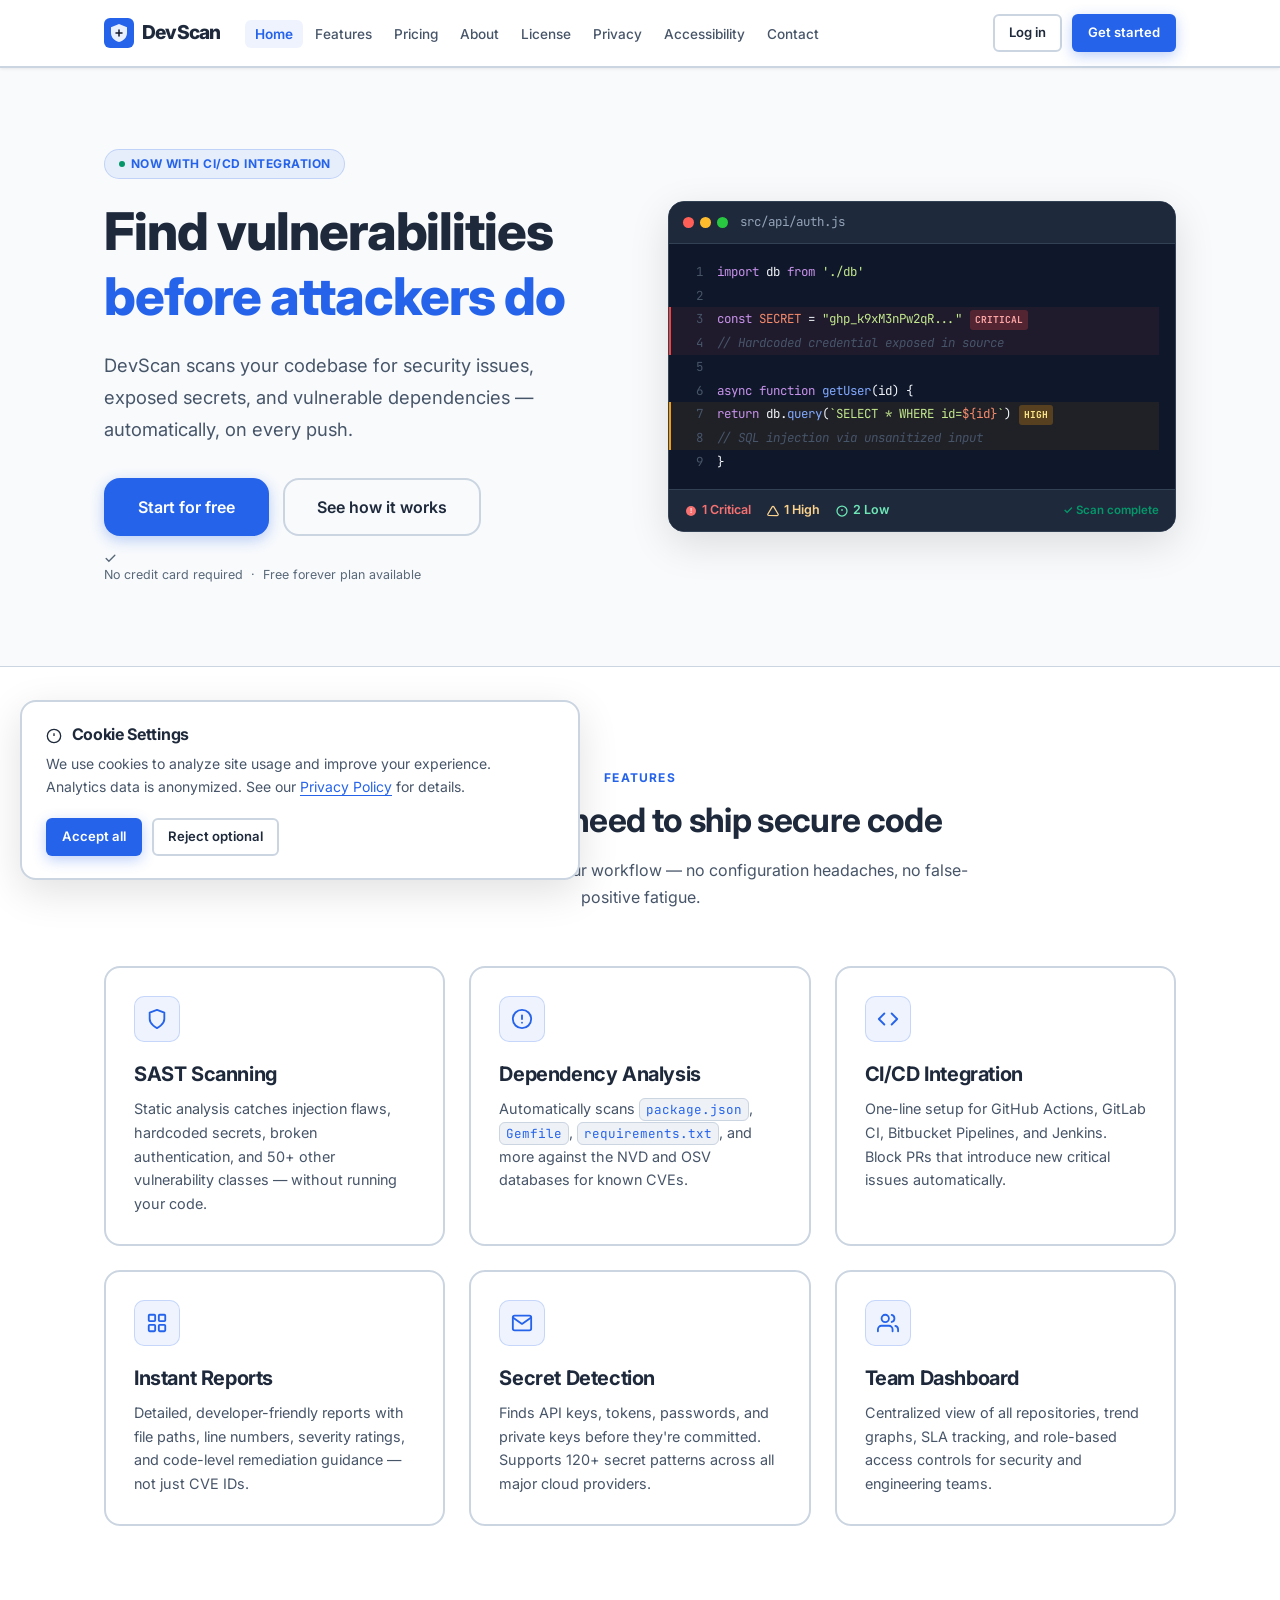
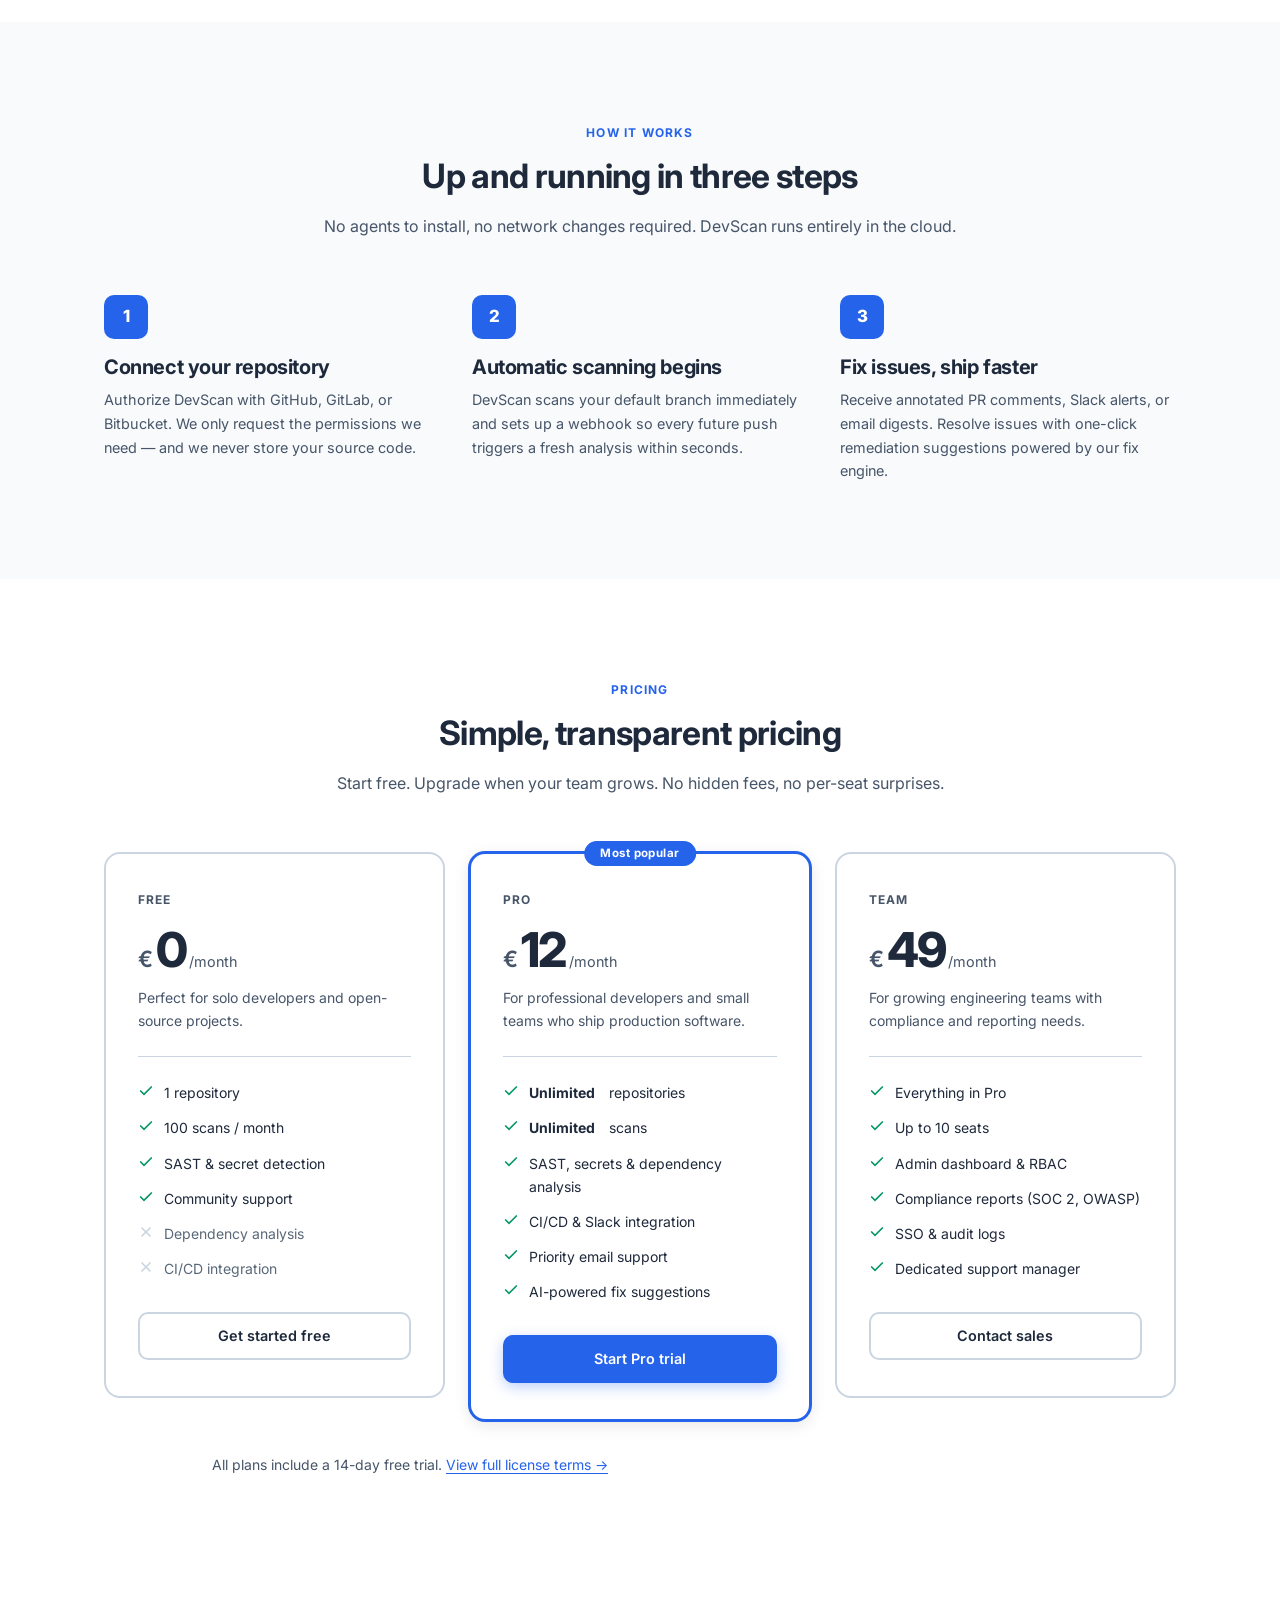
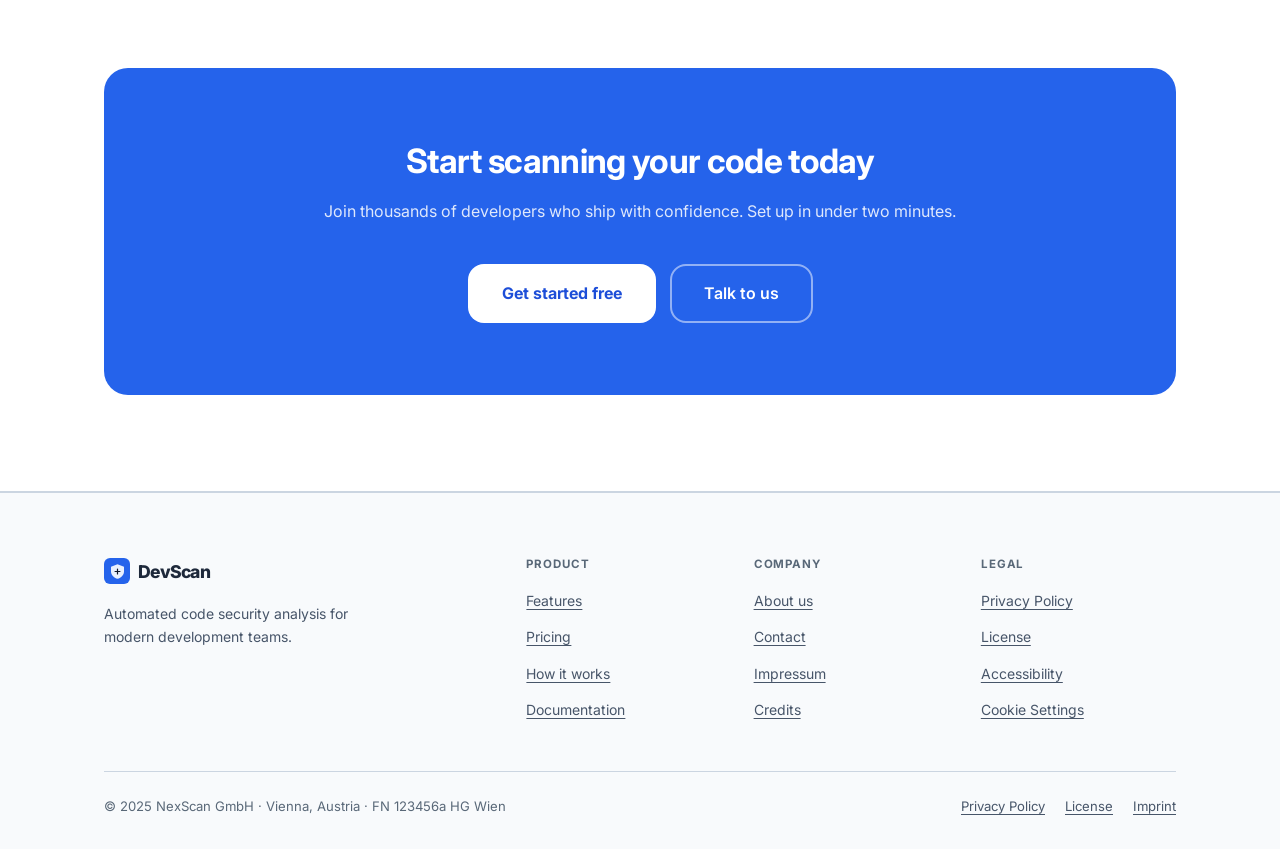
<file: index.html>
<!DOCTYPE html>
<html lang="en">
<head>
  <meta charset="UTF-8">
  <meta name="viewport" content="width=device-width, initial-scale=1.0">
  <meta name="description" content="DevScan – Automated code security analysis for modern development teams. Find vulnerabilities before attackers do.">
  <title>DevScan – Code Security Analysis</title>
  <link rel="stylesheet" href="css/style.css">
</head>
<body>

  <a href="#main-content" class="skip-link">Skip to main content</a>

  <!-- Navigation -->
  <nav class="nav" aria-label="Main navigation">
    <div class="nav__inner">
      <a href="index.html" class="nav__logo" aria-label="DevScan – Home">
        <div class="nav__logo-icon" aria-hidden="true">
          <svg width="16" height="18" viewBox="0 0 16 18" fill="none"><path d="M8 0L0 3.27V9c0 4.14 3.4 8.02 8 9 4.6-.98 8-4.86 8-9V3.27L8 0z" fill="white" fill-opacity=".9"/><line x1="5" y1="9" x2="11" y2="9" stroke="#0F172A" stroke-width="1.5" stroke-linecap="round"/><line x1="8" y1="6" x2="8" y2="12" stroke="#0F172A" stroke-width="1.5" stroke-linecap="round"/></svg>
        </div>
        DevScan
      </a>
      <ul class="nav__links" role="list">
        <li><a href="index.html"         class="nav__link" aria-current="page">Home</a></li>
        <li><a href="#features"          class="nav__link">Features</a></li>
        <li><a href="#pricing"           class="nav__link">Pricing</a></li>
        <li><a href="about.html"         class="nav__link">About</a></li>
        <li><a href="license.html"       class="nav__link">License</a></li>
        <li><a href="privacy.html"        class="nav__link">Privacy</a></li>
        <li><a href="accessibility.html" class="nav__link">Accessibility</a></li>
        <li><a href="contact.html"        class="nav__link">Contact</a></li>
      </ul>
      <div class="nav__actions">
        <a href="#" class="btn btn--ghost btn--sm">Log in</a>
        <a href="#pricing" class="btn btn--primary btn--sm">Get started</a>
        <button class="nav__toggle" id="nav-toggle" aria-expanded="false" aria-controls="nav-mobile" aria-label="Open menu">
          <svg width="22" height="22" viewBox="0 0 24 24" fill="none" stroke="currentColor" stroke-width="2" stroke-linecap="round" aria-hidden="true"><line x1="3" y1="6" x2="21" y2="6"/><line x1="3" y1="12" x2="21" y2="12"/><line x1="3" y1="18" x2="21" y2="18"/></svg>
        </button>
      </div>
    </div>
  </nav>

  <nav class="nav__mobile" id="nav-mobile" aria-hidden="true" aria-label="Mobile navigation">
    <a href="index.html"         class="nav__link" aria-current="page">Home</a>
    <a href="#features"          class="nav__link">Features</a>
    <a href="#pricing"           class="nav__link">Pricing</a>
    <a href="about.html"         class="nav__link">About</a>
    <a href="license.html"       class="nav__link">License</a>
    <a href="privacy.html"       class="nav__link">Privacy</a>
    <a href="accessibility.html" class="nav__link">Accessibility</a>
    <a href="contact.html"        class="nav__link">Contact</a>
    <a href="impressum.html"      class="nav__link">Imprint</a>
    <div style="display:flex;gap:8px;padding:12px 0 4px;border-top:1px solid var(--c-border);margin-top:8px;">
      <a href="#" class="btn btn--ghost btn--sm" style="flex:1;justify-content:center;">Log in</a>
      <a href="#pricing" class="btn btn--primary btn--sm" style="flex:1;justify-content:center;">Get started</a>
    </div>
  </nav>

  <main id="main-content">

    <!-- ── Hero ───────────────────────────────────────────────── -->
    <section class="hero" aria-labelledby="hero-heading">
      <div class="hero__inner">

        <div class="hero__content">
          <div class="hero__badge" aria-label="New: CI/CD integration available">
            <span class="hero__badge-dot" aria-hidden="true"></span>
            Now with CI/CD integration
          </div>
          <h1 class="hero__title" id="hero-heading">
            Find vulnerabilities<br><mark>before attackers do</mark>
          </h1>
          <p class="hero__lead lead">
            DevScan scans your codebase for security issues, exposed secrets, and vulnerable dependencies — automatically, on every push.
          </p>
          <div class="hero__actions">
            <a href="#pricing" class="btn btn--primary btn--lg">Start for free</a>
            <a href="#how-it-works" class="btn btn--ghost btn--lg">See how it works</a>
          </div>
          <p class="hero__note">
            <svg width="13" height="13" viewBox="0 0 24 24" fill="none" stroke="currentColor" stroke-width="2.5" stroke-linecap="round" aria-hidden="true"><polyline points="20 6 9 17 4 12"/></svg>
            No credit card required &nbsp;·&nbsp; Free forever plan available
          </p>
        </div>

        <!-- Code window mockup -->
        <div class="code-window" role="img" aria-label="DevScan detecting a hardcoded credential and SQL injection vulnerability in example source code">
          <div class="code-window__bar" aria-hidden="true">
            <span class="dot dot--r"></span>
            <span class="dot dot--y"></span>
            <span class="dot dot--g"></span>
            <span class="code-window__fname">src/api/auth.js</span>
          </div>
          <div class="code-window__body" aria-hidden="true">
            <div class="cl"><span class="cl-n">1</span><span class="cl-t"><span class="tk-kw">import</span> db <span class="tk-kw">from</span> <span class="tk-str">'./db'</span></span></div>
            <div class="cl"><span class="cl-n">2</span><span class="cl-t"></span></div>
            <div class="cl cl--danger"><span class="cl-n">3</span><span class="cl-t"><span class="tk-kw">const</span> <span class="tk-var">SECRET</span> = <span class="tk-str">"ghp_k9xM3nPw2qR..."</span><span class="badge badge--crit">CRITICAL</span></span></div>
            <div class="cl cl--danger"><span class="cl-n">4</span><span class="cl-t"><span class="tk-cm">// Hardcoded credential exposed in source</span></span></div>
            <div class="cl"><span class="cl-n">5</span><span class="cl-t"></span></div>
            <div class="cl"><span class="cl-n">6</span><span class="cl-t"><span class="tk-kw">async function</span> <span class="tk-fn">getUser</span>(id) {</span></div>
            <div class="cl cl--warn"><span class="cl-n">7</span><span class="cl-t">  <span class="tk-kw">return</span> db.<span class="tk-fn">query</span>(<span class="tk-str">`SELECT * WHERE id=<span style="color:var(--tk-var,#F78C6C)">${id}</span>`</span>)<span class="badge badge--high">HIGH</span></span></div>
            <div class="cl cl--warn"><span class="cl-n">8</span><span class="cl-t">  <span class="tk-cm">// SQL injection via unsanitized input</span></span></div>
            <div class="cl"><span class="cl-n">9</span><span class="cl-t">}</span></div>
          </div>
          <div class="scan-bar" aria-hidden="true">
            <div class="issue-counts">
              <span class="ic ic--c">
                <svg width="12" height="12" viewBox="0 0 24 24" fill="currentColor" aria-hidden="true"><circle cx="12" cy="12" r="10"/><text x="12" y="16" text-anchor="middle" fill="white" font-size="13" font-weight="bold" font-family="sans-serif">!</text></svg>
                1 Critical
              </span>
              <span class="ic ic--h">
                <svg width="12" height="12" viewBox="0 0 24 24" fill="none" stroke="currentColor" stroke-width="2.5" aria-hidden="true"><path d="M10.29 3.86L1.82 18a2 2 0 001.71 3h16.94a2 2 0 001.71-3L13.71 3.86a2 2 0 00-3.42 0z"/></svg>
                1 High
              </span>
              <span class="ic ic--l">
                <svg width="12" height="12" viewBox="0 0 24 24" fill="none" stroke="currentColor" stroke-width="2.5" aria-hidden="true"><circle cx="12" cy="12" r="10"/><line x1="12" y1="8" x2="12" y2="12"/><line x1="12" y1="16" x2="12.01" y2="16"/></svg>
                2 Low
              </span>
            </div>
            <span style="color:var(--c-accent);font-weight:600;font-size:.72rem;">✓ Scan complete</span>
          </div>
        </div>

      </div>
    </section>

    <!-- ── Features ───────────────────────────────────────────── -->
    <section class="section" id="features" aria-labelledby="features-heading">
      <div class="container">
        <div class="section-header">
          <span class="eyebrow">Features</span>
          <h2 id="features-heading">Everything you need to ship secure code</h2>
          <p>DevScan integrates directly into your workflow — no configuration headaches, no false-positive fatigue.</p>
        </div>
        <div class="grid-3">

          <article class="feature-card">
            <div class="feature-icon" aria-hidden="true">
              <svg width="22" height="22" viewBox="0 0 24 24" fill="none" stroke="currentColor" stroke-width="2" stroke-linecap="round" stroke-linejoin="round"><path d="M12 22s8-4 8-10V5l-8-3-8 3v7c0 6 8 10 8 10z"/></svg>
            </div>
            <h3>SAST Scanning</h3>
            <p>Static analysis catches injection flaws, hardcoded secrets, broken authentication, and 50+ other vulnerability classes — without running your code.</p>
          </article>

          <article class="feature-card">
            <div class="feature-icon" aria-hidden="true">
              <svg width="22" height="22" viewBox="0 0 24 24" fill="none" stroke="currentColor" stroke-width="2" stroke-linecap="round" stroke-linejoin="round"><circle cx="12" cy="12" r="10"/><line x1="12" y1="8" x2="12" y2="12"/><line x1="12" y1="16" x2="12.01" y2="16"/></svg>
            </div>
            <h3>Dependency Analysis</h3>
            <p>Automatically scans <code>package.json</code>, <code>Gemfile</code>, <code>requirements.txt</code>, and more against the NVD and OSV databases for known CVEs.</p>
          </article>

          <article class="feature-card">
            <div class="feature-icon" aria-hidden="true">
              <svg width="22" height="22" viewBox="0 0 24 24" fill="none" stroke="currentColor" stroke-width="2" stroke-linecap="round" stroke-linejoin="round"><polyline points="16 18 22 12 16 6"/><polyline points="8 6 2 12 8 18"/></svg>
            </div>
            <h3>CI/CD Integration</h3>
            <p>One-line setup for GitHub Actions, GitLab CI, Bitbucket Pipelines, and Jenkins. Block PRs that introduce new critical issues automatically.</p>
          </article>

          <article class="feature-card">
            <div class="feature-icon" aria-hidden="true">
              <svg width="22" height="22" viewBox="0 0 24 24" fill="none" stroke="currentColor" stroke-width="2" stroke-linecap="round" stroke-linejoin="round"><rect x="3" y="3" width="7" height="7" rx="1"/><rect x="14" y="3" width="7" height="7" rx="1"/><rect x="3" y="14" width="7" height="7" rx="1"/><rect x="14" y="14" width="7" height="7" rx="1"/></svg>
            </div>
            <h3>Instant Reports</h3>
            <p>Detailed, developer-friendly reports with file paths, line numbers, severity ratings, and code-level remediation guidance — not just CVE IDs.</p>
          </article>

          <article class="feature-card">
            <div class="feature-icon" aria-hidden="true">
              <svg width="22" height="22" viewBox="0 0 24 24" fill="none" stroke="currentColor" stroke-width="2" stroke-linecap="round" stroke-linejoin="round"><path d="M4 4h16c1.1 0 2 .9 2 2v12c0 1.1-.9 2-2 2H4c-1.1 0-2-.9-2-2V6c0-1.1.9-2 2-2z"/><polyline points="22,6 12,13 2,6"/></svg>
            </div>
            <h3>Secret Detection</h3>
            <p>Finds API keys, tokens, passwords, and private keys before they're committed. Supports 120+ secret patterns across all major cloud providers.</p>
          </article>

          <article class="feature-card">
            <div class="feature-icon" aria-hidden="true">
              <svg width="22" height="22" viewBox="0 0 24 24" fill="none" stroke="currentColor" stroke-width="2" stroke-linecap="round" stroke-linejoin="round"><path d="M17 21v-2a4 4 0 00-4-4H5a4 4 0 00-4 4v2"/><circle cx="9" cy="7" r="4"/><path d="M23 21v-2a4 4 0 00-3-3.87"/><path d="M16 3.13a4 4 0 010 7.75"/></svg>
            </div>
            <h3>Team Dashboard</h3>
            <p>Centralized view of all repositories, trend graphs, SLA tracking, and role-based access controls for security and engineering teams.</p>
          </article>

        </div>
      </div>
    </section>

    <!-- ── How it works ───────────────────────────────────────── -->
    <section class="section section--alt" id="how-it-works" aria-labelledby="hiw-heading">
      <div class="container">
        <div class="section-header">
          <span class="eyebrow">How it works</span>
          <h2 id="hiw-heading">Up and running in three steps</h2>
          <p>No agents to install, no network changes required. DevScan runs entirely in the cloud.</p>
        </div>
        <div class="steps">
          <div class="step">
            <div class="step-num" aria-hidden="true">1</div>
            <div>
              <h3>Connect your repository</h3>
              <p>Authorize DevScan with GitHub, GitLab, or Bitbucket. We only request the permissions we need — and we never store your source code.</p>
            </div>
          </div>
          <div class="step">
            <div class="step-num" aria-hidden="true">2</div>
            <div>
              <h3>Automatic scanning begins</h3>
              <p>DevScan scans your default branch immediately and sets up a webhook so every future push triggers a fresh analysis within seconds.</p>
            </div>
          </div>
          <div class="step">
            <div class="step-num" aria-hidden="true">3</div>
            <div>
              <h3>Fix issues, ship faster</h3>
              <p>Receive annotated PR comments, Slack alerts, or email digests. Resolve issues with one-click remediation suggestions powered by our fix engine.</p>
            </div>
          </div>
        </div>
      </div>
    </section>

    <!-- ── Pricing ────────────────────────────────────────────── -->
    <section class="section" id="pricing" aria-labelledby="pricing-heading">
      <div class="container">
        <div class="section-header">
          <span class="eyebrow">Pricing</span>
          <h2 id="pricing-heading">Simple, transparent pricing</h2>
          <p>Start free. Upgrade when your team grows. No hidden fees, no per-seat surprises.</p>
        </div>
        <div class="pricing-grid">

          <!-- Free -->
          <article class="pricing-card" aria-labelledby="plan-free">
            <p class="pricing-name" id="plan-free">Free</p>
            <div class="pricing-price">
              <span class="cur">€</span><span class="amt">0</span><span class="per">/month</span>
            </div>
            <p class="pricing-desc">Perfect for solo developers and open-source projects.</p>
            <div class="pricing-div"></div>
            <ul class="pricing-feats" aria-label="Free plan features">
              <li class="pricing-feat"><svg width="16" height="16" viewBox="0 0 24 24" fill="none" stroke="currentColor" stroke-width="2.5" stroke-linecap="round" aria-hidden="true"><polyline points="20 6 9 17 4 12"/></svg>1 repository</li>
              <li class="pricing-feat"><svg width="16" height="16" viewBox="0 0 24 24" fill="none" stroke="currentColor" stroke-width="2.5" stroke-linecap="round" aria-hidden="true"><polyline points="20 6 9 17 4 12"/></svg>100 scans / month</li>
              <li class="pricing-feat"><svg width="16" height="16" viewBox="0 0 24 24" fill="none" stroke="currentColor" stroke-width="2.5" stroke-linecap="round" aria-hidden="true"><polyline points="20 6 9 17 4 12"/></svg>SAST &amp; secret detection</li>
              <li class="pricing-feat"><svg width="16" height="16" viewBox="0 0 24 24" fill="none" stroke="currentColor" stroke-width="2.5" stroke-linecap="round" aria-hidden="true"><polyline points="20 6 9 17 4 12"/></svg>Community support</li>
              <li class="pricing-feat pricing-feat--off"><svg width="16" height="16" viewBox="0 0 24 24" fill="none" stroke="currentColor" stroke-width="2.5" stroke-linecap="round" aria-hidden="true"><line x1="18" y1="6" x2="6" y2="18"/><line x1="6" y1="6" x2="18" y2="18"/></svg>Dependency analysis</li>
              <li class="pricing-feat pricing-feat--off"><svg width="16" height="16" viewBox="0 0 24 24" fill="none" stroke="currentColor" stroke-width="2.5" stroke-linecap="round" aria-hidden="true"><line x1="18" y1="6" x2="6" y2="18"/><line x1="6" y1="6" x2="18" y2="18"/></svg>CI/CD integration</li>
            </ul>
            <a href="#" class="btn btn--ghost">Get started free</a>
          </article>

          <!-- Pro -->
          <article class="pricing-card pricing-card--featured" aria-labelledby="plan-pro" aria-describedby="plan-pro-badge">
            <div class="pricing-pill" id="plan-pro-badge">Most popular</div>
            <p class="pricing-name" id="plan-pro">Pro</p>
            <div class="pricing-price">
              <span class="cur">€</span><span class="amt">12</span><span class="per">/month</span>
            </div>
            <p class="pricing-desc">For professional developers and small teams who ship production software.</p>
            <div class="pricing-div"></div>
            <ul class="pricing-feats" aria-label="Pro plan features">
              <li class="pricing-feat"><svg width="16" height="16" viewBox="0 0 24 24" fill="none" stroke="currentColor" stroke-width="2.5" stroke-linecap="round" aria-hidden="true"><polyline points="20 6 9 17 4 12"/></svg><strong>Unlimited</strong>&nbsp;repositories</li>
              <li class="pricing-feat"><svg width="16" height="16" viewBox="0 0 24 24" fill="none" stroke="currentColor" stroke-width="2.5" stroke-linecap="round" aria-hidden="true"><polyline points="20 6 9 17 4 12"/></svg><strong>Unlimited</strong>&nbsp;scans</li>
              <li class="pricing-feat"><svg width="16" height="16" viewBox="0 0 24 24" fill="none" stroke="currentColor" stroke-width="2.5" stroke-linecap="round" aria-hidden="true"><polyline points="20 6 9 17 4 12"/></svg>SAST, secrets &amp; dependency analysis</li>
              <li class="pricing-feat"><svg width="16" height="16" viewBox="0 0 24 24" fill="none" stroke="currentColor" stroke-width="2.5" stroke-linecap="round" aria-hidden="true"><polyline points="20 6 9 17 4 12"/></svg>CI/CD &amp; Slack integration</li>
              <li class="pricing-feat"><svg width="16" height="16" viewBox="0 0 24 24" fill="none" stroke="currentColor" stroke-width="2.5" stroke-linecap="round" aria-hidden="true"><polyline points="20 6 9 17 4 12"/></svg>Priority email support</li>
              <li class="pricing-feat"><svg width="16" height="16" viewBox="0 0 24 24" fill="none" stroke="currentColor" stroke-width="2.5" stroke-linecap="round" aria-hidden="true"><polyline points="20 6 9 17 4 12"/></svg>AI-powered fix suggestions</li>
            </ul>
            <a href="#" class="btn btn--primary">Start Pro trial</a>
          </article>

          <!-- Team -->
          <article class="pricing-card" aria-labelledby="plan-team">
            <p class="pricing-name" id="plan-team">Team</p>
            <div class="pricing-price">
              <span class="cur">€</span><span class="amt">49</span><span class="per">/month</span>
            </div>
            <p class="pricing-desc">For growing engineering teams with compliance and reporting needs.</p>
            <div class="pricing-div"></div>
            <ul class="pricing-feats" aria-label="Team plan features">
              <li class="pricing-feat"><svg width="16" height="16" viewBox="0 0 24 24" fill="none" stroke="currentColor" stroke-width="2.5" stroke-linecap="round" aria-hidden="true"><polyline points="20 6 9 17 4 12"/></svg>Everything in Pro</li>
              <li class="pricing-feat"><svg width="16" height="16" viewBox="0 0 24 24" fill="none" stroke="currentColor" stroke-width="2.5" stroke-linecap="round" aria-hidden="true"><polyline points="20 6 9 17 4 12"/></svg>Up to 10 seats</li>
              <li class="pricing-feat"><svg width="16" height="16" viewBox="0 0 24 24" fill="none" stroke="currentColor" stroke-width="2.5" stroke-linecap="round" aria-hidden="true"><polyline points="20 6 9 17 4 12"/></svg>Admin dashboard &amp; RBAC</li>
              <li class="pricing-feat"><svg width="16" height="16" viewBox="0 0 24 24" fill="none" stroke="currentColor" stroke-width="2.5" stroke-linecap="round" aria-hidden="true"><polyline points="20 6 9 17 4 12"/></svg>Compliance reports (SOC 2, OWASP)</li>
              <li class="pricing-feat"><svg width="16" height="16" viewBox="0 0 24 24" fill="none" stroke="currentColor" stroke-width="2.5" stroke-linecap="round" aria-hidden="true"><polyline points="20 6 9 17 4 12"/></svg>SSO &amp; audit logs</li>
              <li class="pricing-feat"><svg width="16" height="16" viewBox="0 0 24 24" fill="none" stroke="currentColor" stroke-width="2.5" stroke-linecap="round" aria-hidden="true"><polyline points="20 6 9 17 4 12"/></svg>Dedicated support manager</li>
            </ul>
            <a href="contact.html" class="btn btn--ghost">Contact sales</a>
          </article>

        </div>
        <p class="text-center text-muted mt-8" style="font-size:.875rem;">
          All plans include a 14-day free trial. <a href="license.html" style="color:var(--c-primary);">View full license terms →</a>
        </p>
      </div>
    </section>

    <!-- ── CTA Banner ─────────────────────────────────────────── -->
    <section class="section" aria-labelledby="cta-heading">
      <div class="container">
        <div class="cta-banner">
          <h2 id="cta-heading">Start scanning your code today</h2>
          <p>Join thousands of developers who ship with confidence. Set up in under two minutes.</p>
          <div class="cta-actions">
            <a href="#" class="btn btn--lg" style="background:#fff;color:var(--c-primary-dark);font-weight:700;">Get started free</a>
            <a href="impressum.html" class="btn btn--ghost btn--lg">Talk to us</a>
          </div>
        </div>
      </div>
    </section>

  </main>

  <!-- ── Footer ─────────────────────────────────────────────── -->
  <footer class="footer">
    <div class="container">
      <div class="footer__grid">
        <div class="footer__brand">
          <a href="index.html" class="nav__logo" style="font-size:1.1rem;">
            <div class="nav__logo-icon" style="width:26px;height:26px;" aria-hidden="true">
              <svg width="13" height="15" viewBox="0 0 16 18" fill="none"><path d="M8 0L0 3.27V9c0 4.14 3.4 8.02 8 9 4.6-.98 8-4.86 8-9V3.27L8 0z" fill="white" fill-opacity=".9"/><line x1="5" y1="9" x2="11" y2="9" stroke="#0F172A" stroke-width="1.5" stroke-linecap="round"/><line x1="8" y1="6" x2="8" y2="12" stroke="#0F172A" stroke-width="1.5" stroke-linecap="round"/></svg>
            </div>
            DevScan
          </a>
          <p>Automated code security analysis for modern development teams.</p>
        </div>
        <div class="footer__col">
          <h3>Product</h3>
          <ul>
            <li><a href="#features">Features</a></li>
            <li><a href="#pricing">Pricing</a></li>
            <li><a href="#how-it-works">How it works</a></li>
            <li><a href="#">Documentation</a></li>
          </ul>
        </div>
        <div class="footer__col">
          <h3>Company</h3>
          <ul>
            <li><a href="about.html">About us</a></li>
            <li><a href="contact.html">Contact</a></li>
            <li><a href="impressum.html#impressum">Impressum</a></li>
            <li><a href="about.html#credits">Credits</a></li>
          </ul>
        </div>
        <div class="footer__col">
          <h3>Legal</h3>
          <ul>
            <li><a href="privacy.html">Privacy Policy</a></li>
            <li><a href="license.html">License</a></li>
            <li><a href="accessibility.html">Accessibility</a></li>
            <li><a href="#" id="cookie-manage-link">Cookie Settings</a></li>
          </ul>
        </div>
      </div>
      <div class="footer__bottom">
        <p>© 2025 NexScan GmbH · Vienna, Austria · FN 123456a HG Wien</p>
        <div class="footer__legal-links">
          <a href="privacy.html">Privacy Policy</a>
          <a href="license.html">License</a>
          <a href="impressum.html">Imprint</a>
        </div>
      </div>
    </div>
  </footer>

  <script src="js/main.js"></script>
</body>
</html>
</file>
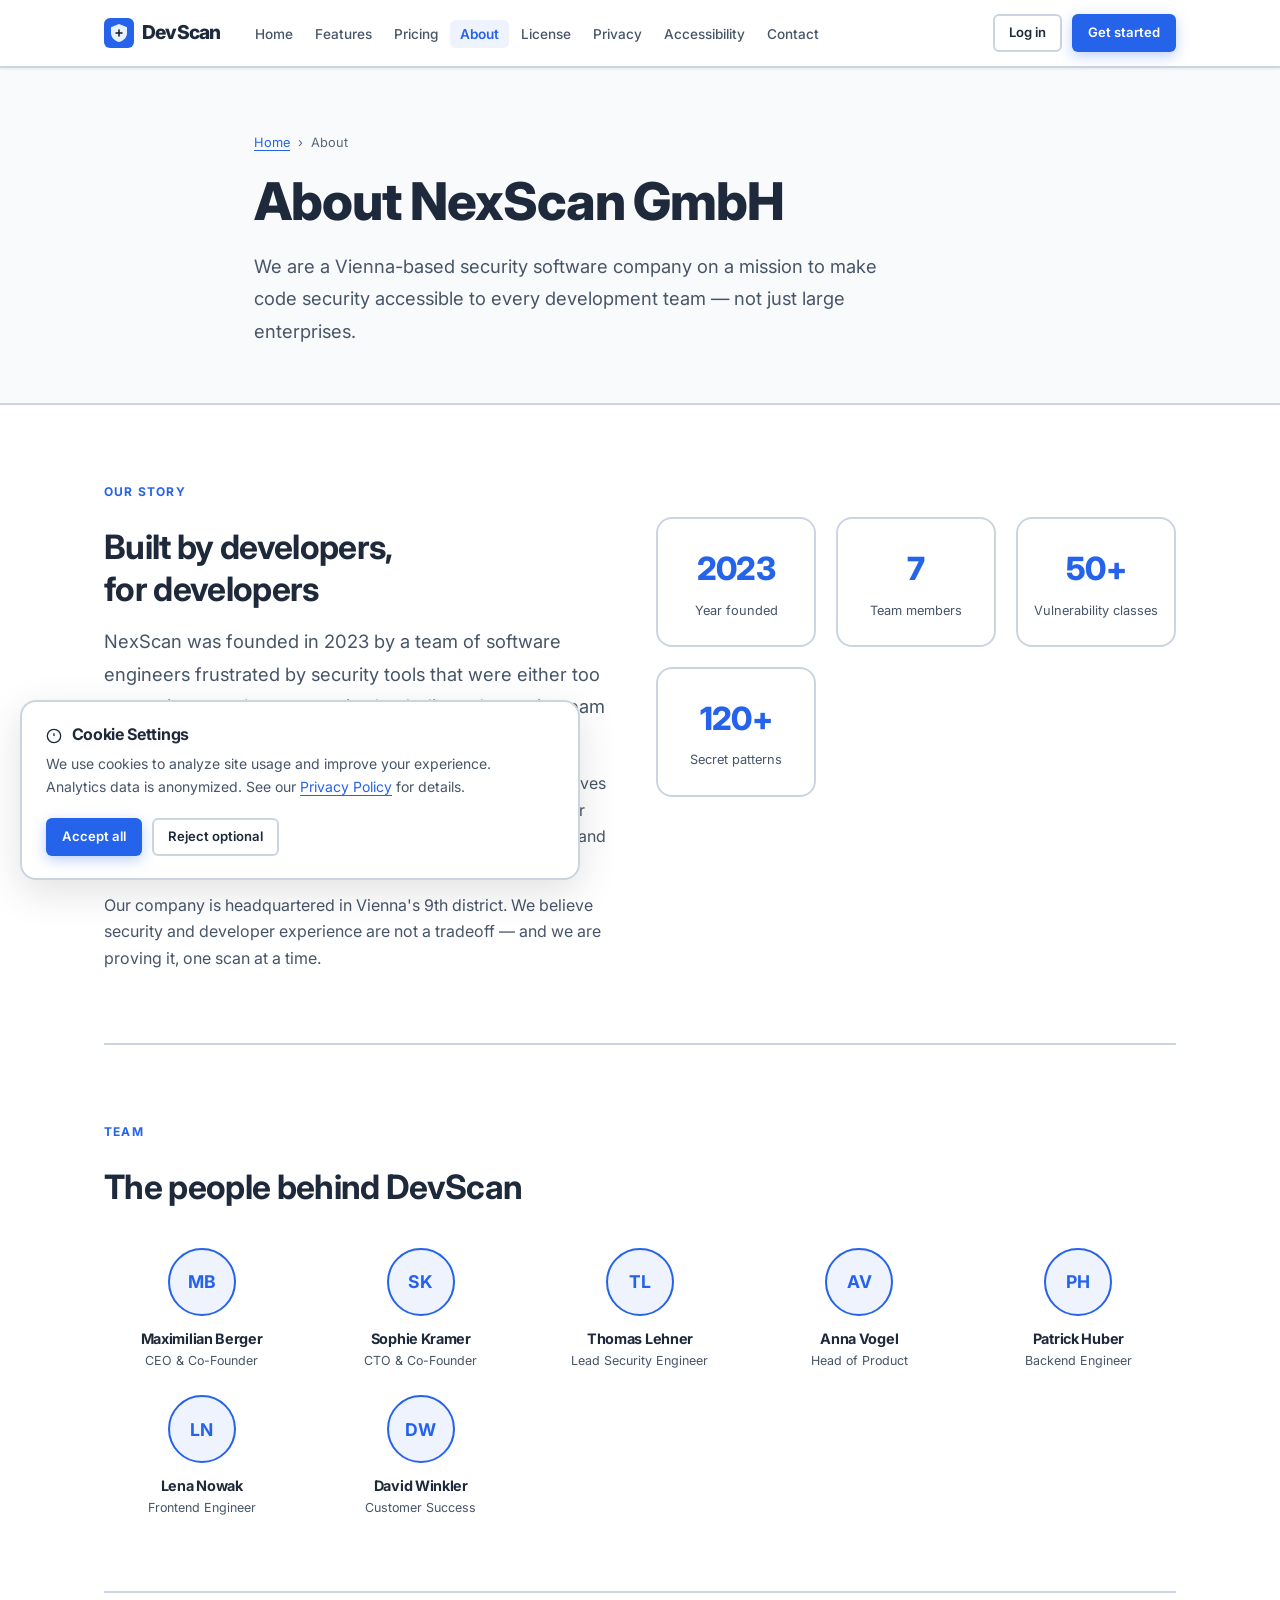
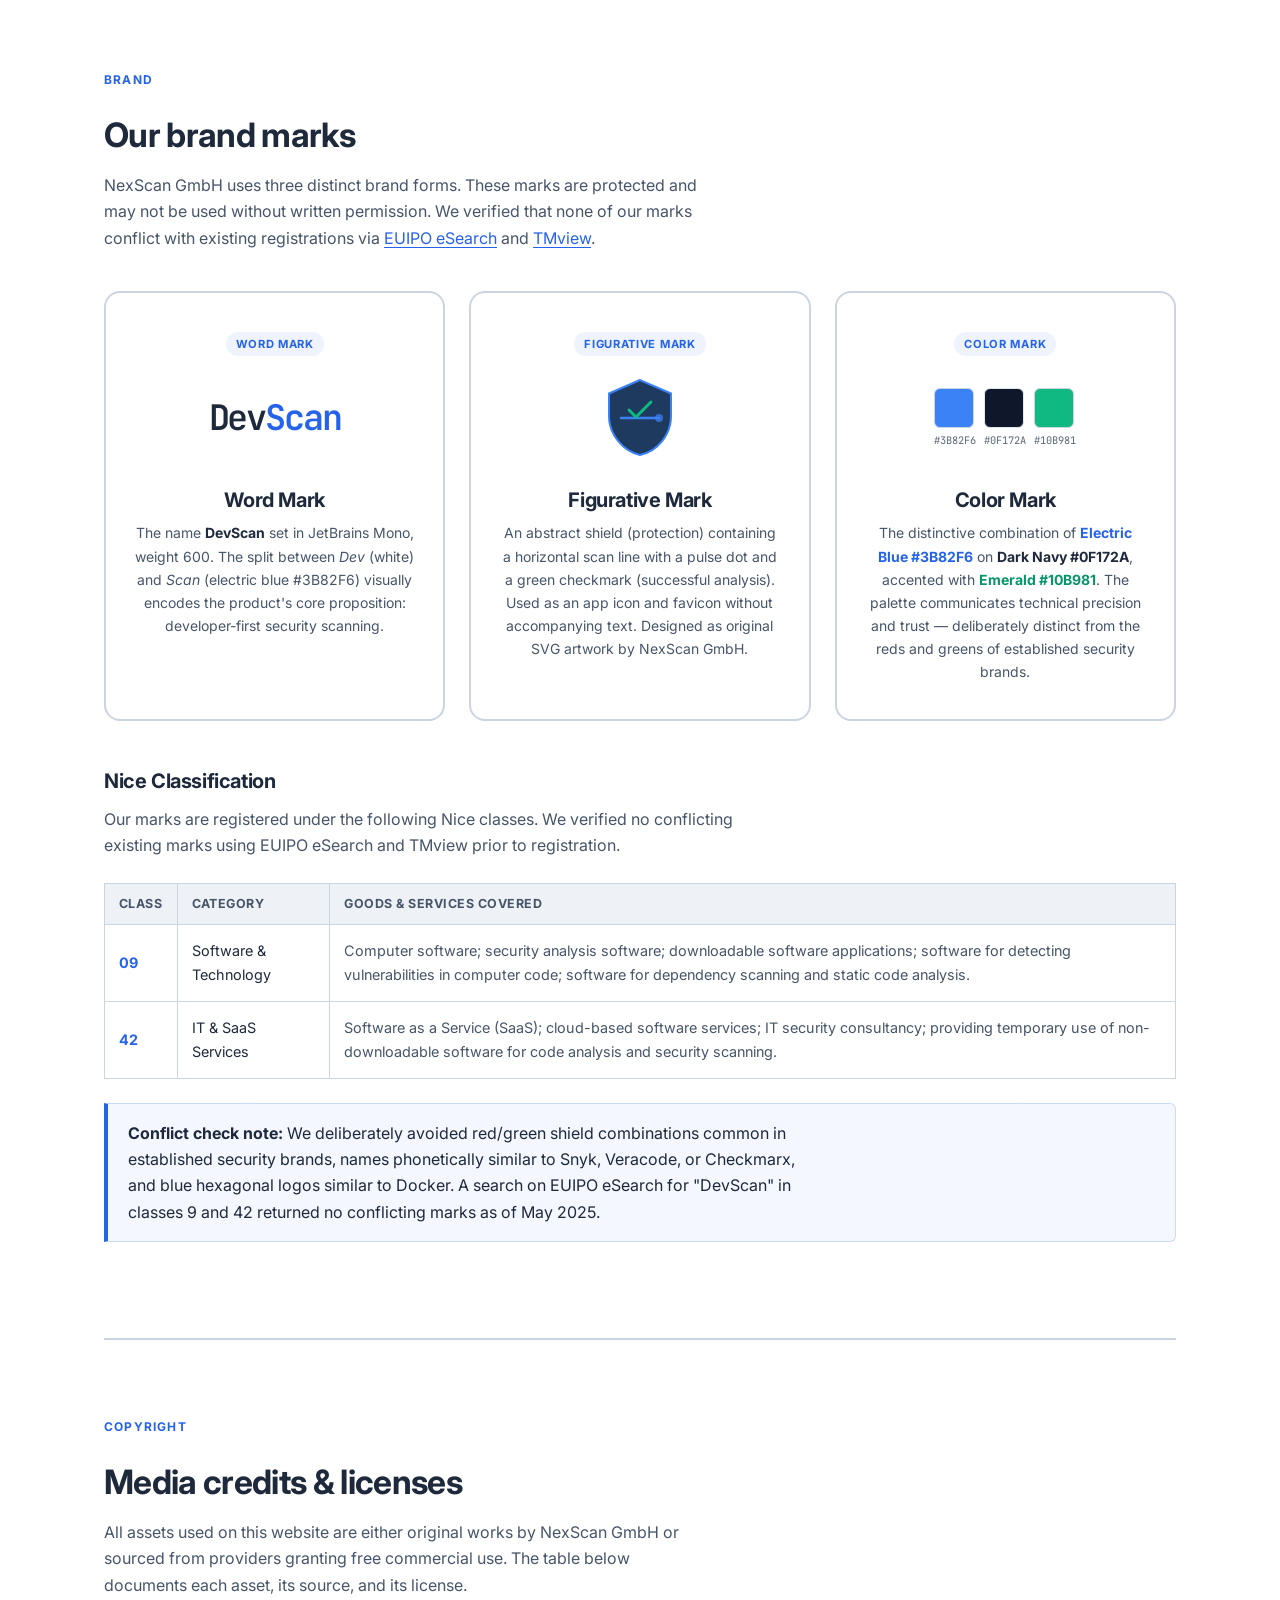
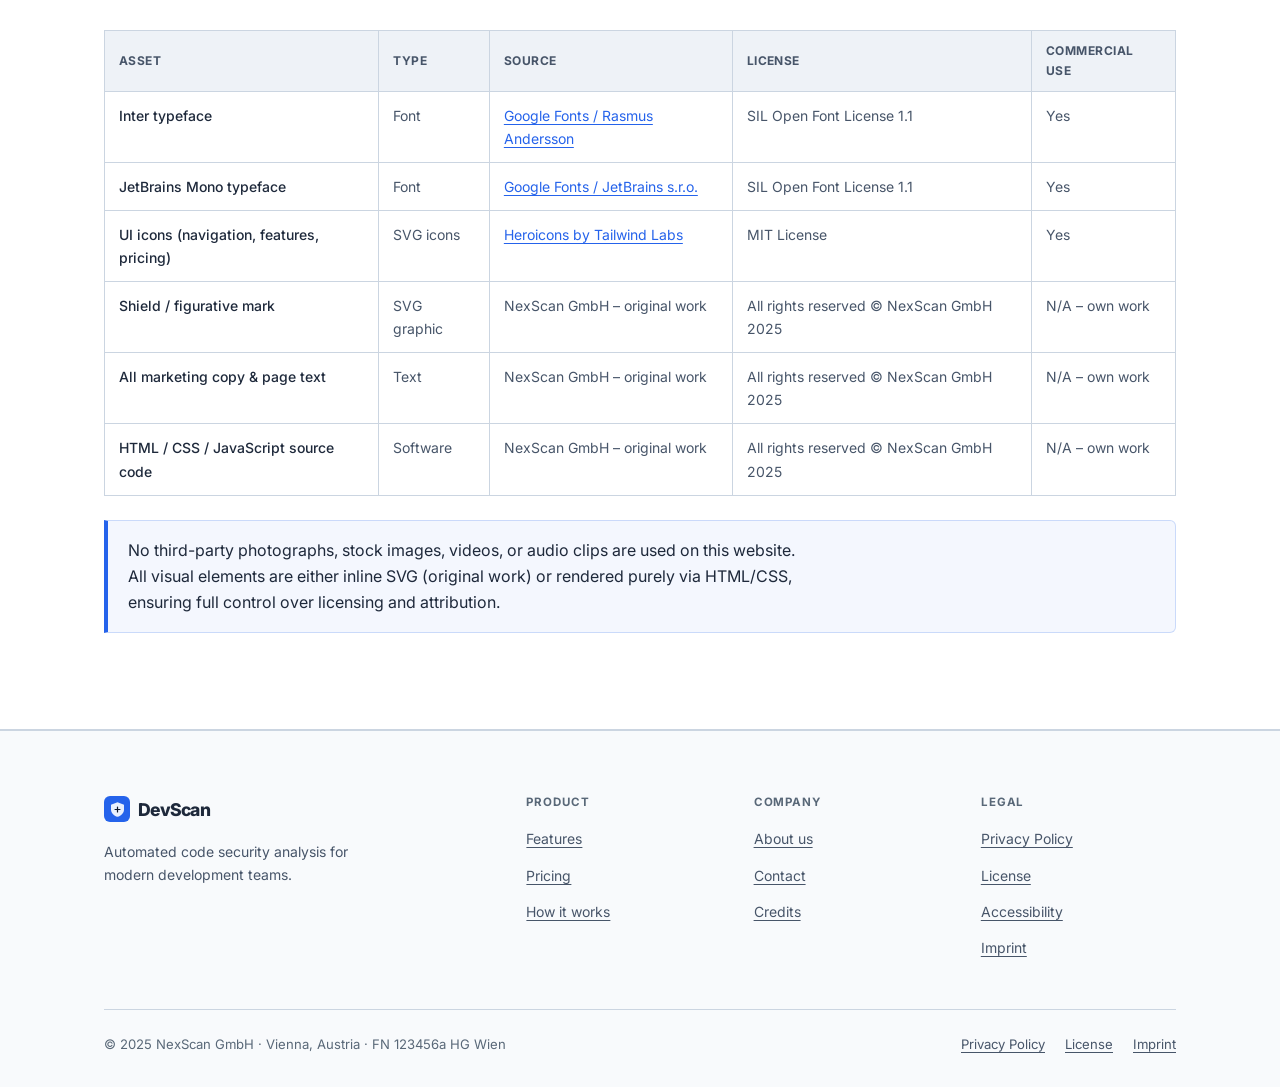
<file: about.html>
<!DOCTYPE html>
<html lang="en">
<head>
  <meta charset="UTF-8">
  <meta name="viewport" content="width=device-width, initial-scale=1.0">
  <meta name="description" content="About NexScan GmbH – the company behind DevScan, our brand marks, and media credits.">
  <title>About – DevScan</title>
  <link rel="stylesheet" href="css/style.css">
</head>
<body>

  <a href="#main-content" class="skip-link">Skip to main content</a>

  <nav class="nav" aria-label="Main navigation">
    <div class="nav__inner">
      <a href="index.html" class="nav__logo" aria-label="DevScan – Home">
        <div class="nav__logo-icon" aria-hidden="true">
          <svg width="16" height="18" viewBox="0 0 16 18" fill="none"><path d="M8 0L0 3.27V9c0 4.14 3.4 8.02 8 9 4.6-.98 8-4.86 8-9V3.27L8 0z" fill="white" fill-opacity=".9"/><line x1="5" y1="9" x2="11" y2="9" stroke="#0F172A" stroke-width="1.5" stroke-linecap="round"/><line x1="8" y1="6" x2="8" y2="12" stroke="#0F172A" stroke-width="1.5" stroke-linecap="round"/></svg>
        </div>
        DevScan
      </a>
      <ul class="nav__links" role="list">
        <li><a href="index.html"         class="nav__link">Home</a></li>
        <li><a href="index.html#features" class="nav__link">Features</a></li>
        <li><a href="index.html#pricing"  class="nav__link">Pricing</a></li>
        <li><a href="about.html"          class="nav__link" aria-current="page">About</a></li>
        <li><a href="license.html"        class="nav__link">License</a></li>
        <li><a href="privacy.html"         class="nav__link">Privacy</a></li>
        <li><a href="accessibility.html"  class="nav__link">Accessibility</a></li>
        <li><a href="contact.html"         class="nav__link">Contact</a></li>
      </ul>
      <div class="nav__actions">
        <a href="#" class="btn btn--ghost btn--sm">Log in</a>
        <a href="index.html#pricing" class="btn btn--primary btn--sm">Get started</a>
        <button class="nav__toggle" id="nav-toggle" aria-expanded="false" aria-controls="nav-mobile" aria-label="Open menu">
          <svg width="22" height="22" viewBox="0 0 24 24" fill="none" stroke="currentColor" stroke-width="2" stroke-linecap="round" aria-hidden="true"><line x1="3" y1="6" x2="21" y2="6"/><line x1="3" y1="12" x2="21" y2="12"/><line x1="3" y1="18" x2="21" y2="18"/></svg>
        </button>
      </div>
    </div>
  </nav>

  <nav class="nav__mobile" id="nav-mobile" aria-hidden="true" aria-label="Mobile navigation">
    <a href="index.html"         class="nav__link">Home</a>
    <a href="index.html#features" class="nav__link">Features</a>
    <a href="index.html#pricing"  class="nav__link">Pricing</a>
    <a href="about.html"          class="nav__link" aria-current="page">About</a>
    <a href="license.html"        class="nav__link">License</a>
    <a href="privacy.html"        class="nav__link">Privacy</a>
    <a href="accessibility.html"  class="nav__link">Accessibility</a>
    <a href="contact.html"         class="nav__link">Contact</a>
    <a href="impressum.html"       class="nav__link">Imprint</a>
    <div style="display:flex;gap:8px;padding:12px 0 4px;border-top:1px solid var(--c-border);margin-top:8px;">
      <a href="#" class="btn btn--ghost btn--sm" style="flex:1;justify-content:center;">Log in</a>
      <a href="index.html#pricing" class="btn btn--primary btn--sm" style="flex:1;justify-content:center;">Get started</a>
    </div>
  </nav>

  <main id="main-content">

    <!-- Page hero -->
    <header class="page-hero">
      <div class="container">
        <nav class="page-breadcrumb" aria-label="Breadcrumb">
          <a href="index.html">Home</a>
          <span aria-hidden="true">›</span>
          <span aria-current="page">About</span>
        </nav>
        <h1>About NexScan GmbH</h1>
        <p class="lead mt-4" style="max-width:54ch;">We are a Vienna-based security software company on a mission to make code security accessible to every development team — not just large enterprises.</p>
      </div>
    </header>

    <div style="max-width:1120px;margin-inline:auto;padding-inline:var(--pad);">

      <!-- Company story -->
      <section class="about-section" aria-labelledby="story-heading">
        <div class="grid-2">
          <div>
            <span class="eyebrow">Our Story</span>
            <h2 id="story-heading" style="margin-top:12px;">Built by developers,<br>for developers</h2>
            <p class="lead mt-4">NexScan was founded in 2023 by a team of software engineers frustrated by security tools that were either too expensive, too slow, or required a dedicated security team to operate.</p>
            <p class="text-muted mt-4" style="max-width:none;">We built DevScan to be the tool we always wanted — one that gives developers immediate, actionable feedback without leaving their workflow. Today, DevScan protects repositories across Europe and beyond.</p>
            <p class="text-muted mt-4" style="max-width:none;">Our company is headquartered in Vienna's 9th district. We believe security and developer experience are not a tradeoff — and we are proving it, one scan at a time.</p>
          </div>
          <div class="stat-row" style="align-content:start;">
            <div class="stat"><div class="stat__val">2023</div><div class="stat__lbl">Year founded</div></div>
            <div class="stat"><div class="stat__val">7</div><div class="stat__lbl">Team members</div></div>
            <div class="stat"><div class="stat__val">50+</div><div class="stat__lbl">Vulnerability classes</div></div>
            <div class="stat"><div class="stat__val">120+</div><div class="stat__lbl">Secret patterns</div></div>
          </div>
        </div>
      </section>

      <!-- Team -->
      <section class="about-section" aria-labelledby="team-heading">
        <span class="eyebrow">Team</span>
        <h2 id="team-heading" style="margin-top:12px;">The people behind DevScan</h2>
        <div class="team-grid">
          <div class="team-member">
            <div class="team-avatar" aria-hidden="true">MB</div>
            <h3>Maximilian Berger</h3>
            <p>CEO &amp; Co-Founder</p>
          </div>
          <div class="team-member">
            <div class="team-avatar" aria-hidden="true">SK</div>
            <h3>Sophie Kramer</h3>
            <p>CTO &amp; Co-Founder</p>
          </div>
          <div class="team-member">
            <div class="team-avatar" aria-hidden="true">TL</div>
            <h3>Thomas Lehner</h3>
            <p>Lead Security Engineer</p>
          </div>
          <div class="team-member">
            <div class="team-avatar" aria-hidden="true">AV</div>
            <h3>Anna Vogel</h3>
            <p>Head of Product</p>
          </div>
          <div class="team-member">
            <div class="team-avatar" aria-hidden="true">PH</div>
            <h3>Patrick Huber</h3>
            <p>Backend Engineer</p>
          </div>
          <div class="team-member">
            <div class="team-avatar" aria-hidden="true">LN</div>
            <h3>Lena Nowak</h3>
            <p>Frontend Engineer</p>
          </div>
          <div class="team-member">
            <div class="team-avatar" aria-hidden="true">DW</div>
            <h3>David Winkler</h3>
            <p>Customer Success</p>
          </div>
        </div>
      </section>

      <!-- Brand marks – Task 3 -->
      <section class="about-section" id="brand" aria-labelledby="brand-heading">
        <span class="eyebrow">Brand</span>
        <h2 id="brand-heading" style="margin-top:12px;">Our brand marks</h2>
        <p class="text-muted mt-4" style="max-width:60ch;">
          NexScan GmbH uses three distinct brand forms. These marks are protected and may not be used without written permission. We verified that none of our marks conflict with existing registrations via <a href="https://euipo.europa.eu/eSearch/" target="_blank" rel="noopener" style="color:var(--c-primary);">EUIPO eSearch</a> and <a href="https://www.tmdn.org/tmview/" target="_blank" rel="noopener" style="color:var(--c-primary);">TMview</a>.
        </p>

        <div class="brand-grid">

          <!-- 1. Word mark -->
          <article class="brand-card" aria-labelledby="mark1-heading">
            <span class="brand-card__type">Word Mark</span>
            <div class="brand-card__visual" aria-label="DevScan wordmark: the word Dev in white followed by Scan in electric blue, rendered in monospace typeface">
              <div class="wordmark">Dev<span>Scan</span></div>
            </div>
            <h3 id="mark1-heading">Word Mark</h3>
            <p>The name <strong style="color:var(--c-text);">DevScan</strong> set in JetBrains Mono, weight 600. The split between <em>Dev</em> (white) and <em>Scan</em> (electric blue #3B82F6) visually encodes the product's core proposition: developer-first security scanning.</p>
          </article>

          <!-- 2. Figurative mark -->
          <article class="brand-card" aria-labelledby="mark2-heading">
            <span class="brand-card__type">Figurative Mark</span>
            <div class="brand-card__visual" aria-label="DevScan shield icon: a dark blue shield outline containing a horizontal scan line and a green checkmark">
              <!-- Own work – SVG, NexScan GmbH © 2025 -->
              <svg width="72" height="82" viewBox="0 0 72 82" fill="none" xmlns="http://www.w3.org/2000/svg" role="img" aria-label="Shield icon with scan line">
                <path d="M36 3L5 16.5V39c0 18.2 13.8 35.2 31 39 18.2-3.8 31-20.8 31-39V16.5L36 3z" fill="#1E3A5F" stroke="#3B82F6" stroke-width="2"/>
                <line x1="17" y1="41" x2="55" y2="41" stroke="#3B82F6" stroke-width="2.5" stroke-linecap="round"/>
                <circle cx="55" cy="41" r="4" fill="#3B82F6" fill-opacity=".7"/>
                <polyline points="25,33 32,40 47,25" stroke="#10B981" stroke-width="3" stroke-linecap="round" stroke-linejoin="round"/>
              </svg>
            </div>
            <h3 id="mark2-heading">Figurative Mark</h3>
            <p>An abstract shield (protection) containing a horizontal scan line with a pulse dot and a green checkmark (successful analysis). Used as an app icon and favicon without accompanying text. Designed as original SVG artwork by NexScan GmbH.</p>
          </article>

          <!-- 3. Color mark -->
          <article class="brand-card" aria-labelledby="mark3-heading">
            <span class="brand-card__type">Color Mark</span>
            <div class="brand-card__visual" aria-label="DevScan brand color palette: electric blue, dark navy, and emerald green">
              <div>
                <div class="color-swatches">
                  <div>
                    <div class="swatch" style="background:#3B82F6;" aria-label="Electric blue"></div>
                    <div class="swatch-label">#3B82F6</div>
                  </div>
                  <div>
                    <div class="swatch" style="background:#0F172A;border-color:var(--c-border-light);" aria-label="Dark navy"></div>
                    <div class="swatch-label">#0F172A</div>
                  </div>
                  <div>
                    <div class="swatch" style="background:#10B981;" aria-label="Emerald green"></div>
                    <div class="swatch-label">#10B981</div>
                  </div>
                </div>
              </div>
            </div>
            <h3 id="mark3-heading">Color Mark</h3>
            <p>The distinctive combination of <strong style="color:var(--c-primary);">Electric Blue #3B82F6</strong> on <strong style="color:var(--c-text);">Dark Navy #0F172A</strong>, accented with <strong style="color:var(--c-accent);">Emerald #10B981</strong>. The palette communicates technical precision and trust — deliberately distinct from the reds and greens of established security brands.</p>
          </article>

        </div>

        <!-- Nice Classification -->
        <h3 id="nice-heading" style="margin-top:48px;margin-bottom:12px;">Nice Classification</h3>
        <p class="text-muted mb-6">Our marks are registered under the following Nice classes. We verified no conflicting existing marks using EUIPO eSearch and TMview prior to registration.</p>
        <table class="nizza-table" aria-labelledby="nice-heading">
          <thead>
            <tr>
              <th scope="col">Class</th>
              <th scope="col">Category</th>
              <th scope="col">Goods &amp; Services covered</th>
            </tr>
          </thead>
          <tbody>
            <tr>
              <td>09</td>
              <td>Software &amp; Technology</td>
              <td>Computer software; security analysis software; downloadable software applications; software for detecting vulnerabilities in computer code; software for dependency scanning and static code analysis.</td>
            </tr>
            <tr>
              <td>42</td>
              <td>IT &amp; SaaS Services</td>
              <td>Software as a Service (SaaS); cloud-based software services; IT security consultancy; providing temporary use of non-downloadable software for code analysis and security scanning.</td>
            </tr>
          </tbody>
        </table>

        <div class="info-box mt-6">
          <p><strong>Conflict check note:</strong> We deliberately avoided red/green shield combinations common in established security brands, names phonetically similar to Snyk, Veracode, or Checkmarx, and blue hexagonal logos similar to Docker. A search on EUIPO eSearch for "DevScan" in classes 9 and 42 returned no conflicting marks as of May 2025.</p>
        </div>
      </section>

      <!-- Media credits – Task 2 -->
      <section class="about-section" id="credits" aria-labelledby="credits-heading">
        <span class="eyebrow">Copyright</span>
        <h2 id="credits-heading" style="margin-top:12px;">Media credits &amp; licenses</h2>
        <p class="text-muted mt-4 mb-8" style="max-width:60ch;">All assets used on this website are either original works by NexScan GmbH or sourced from providers granting free commercial use. The table below documents each asset, its source, and its license.</p>

        <table class="credits-table" aria-label="Media asset copyright and license information">
          <thead>
            <tr>
              <th scope="col">Asset</th>
              <th scope="col">Type</th>
              <th scope="col">Source</th>
              <th scope="col">License</th>
              <th scope="col">Commercial use</th>
            </tr>
          </thead>
          <tbody>
            <tr>
              <td>Inter typeface</td>
              <td>Font</td>
              <td><a href="https://fonts.google.com/specimen/Inter" target="_blank" rel="noopener">Google Fonts / Rasmus Andersson</a></td>
              <td>SIL Open Font License 1.1</td>
              <td>Yes</td>
            </tr>
            <tr>
              <td>JetBrains Mono typeface</td>
              <td>Font</td>
              <td><a href="https://fonts.google.com/specimen/JetBrains+Mono" target="_blank" rel="noopener">Google Fonts / JetBrains s.r.o.</a></td>
              <td>SIL Open Font License 1.1</td>
              <td>Yes</td>
            </tr>
            <tr>
              <td>UI icons (navigation, features, pricing)</td>
              <td>SVG icons</td>
              <td><a href="https://heroicons.com/" target="_blank" rel="noopener">Heroicons by Tailwind Labs</a></td>
              <td>MIT License</td>
              <td>Yes</td>
            </tr>
            <tr>
              <td>Shield / figurative mark</td>
              <td>SVG graphic</td>
              <td>NexScan GmbH – original work</td>
              <td>All rights reserved © NexScan GmbH 2025</td>
              <td>N/A – own work</td>
            </tr>
            <tr>
              <td>All marketing copy &amp; page text</td>
              <td>Text</td>
              <td>NexScan GmbH – original work</td>
              <td>All rights reserved © NexScan GmbH 2025</td>
              <td>N/A – own work</td>
            </tr>
            <tr>
              <td>HTML / CSS / JavaScript source code</td>
              <td>Software</td>
              <td>NexScan GmbH – original work</td>
              <td>All rights reserved © NexScan GmbH 2025</td>
              <td>N/A – own work</td>
            </tr>
          </tbody>
        </table>

        <div class="info-box mt-6">
          <p>No third-party photographs, stock images, videos, or audio clips are used on this website. All visual elements are either inline SVG (original work) or rendered purely via HTML/CSS, ensuring full control over licensing and attribution.</p>
        </div>
      </section>

    </div>
  </main>

  <!-- Footer -->
  <footer class="footer">
    <div class="container">
      <div class="footer__grid">
        <div class="footer__brand">
          <a href="index.html" class="nav__logo" style="font-size:1.1rem;">
            <div class="nav__logo-icon" style="width:26px;height:26px;" aria-hidden="true">
              <svg width="13" height="15" viewBox="0 0 16 18" fill="none"><path d="M8 0L0 3.27V9c0 4.14 3.4 8.02 8 9 4.6-.98 8-4.86 8-9V3.27L8 0z" fill="white" fill-opacity=".9"/><line x1="5" y1="9" x2="11" y2="9" stroke="#0F172A" stroke-width="1.5" stroke-linecap="round"/><line x1="8" y1="6" x2="8" y2="12" stroke="#0F172A" stroke-width="1.5" stroke-linecap="round"/></svg>
            </div>
            DevScan
          </a>
          <p>Automated code security analysis for modern development teams.</p>
        </div>
        <div class="footer__col">
          <h3>Product</h3>
          <ul>
            <li><a href="index.html#features">Features</a></li>
            <li><a href="index.html#pricing">Pricing</a></li>
            <li><a href="index.html#how-it-works">How it works</a></li>
          </ul>
        </div>
        <div class="footer__col">
          <h3>Company</h3>
          <ul>
            <li><a href="about.html">About us</a></li>
            <li><a href="contact.html">Contact</a></li>
            <li><a href="about.html#credits">Credits</a></li>
          </ul>
        </div>
        <div class="footer__col">
          <h3>Legal</h3>
          <ul>
            <li><a href="privacy.html">Privacy Policy</a></li>
            <li><a href="license.html">License</a></li>
            <li><a href="accessibility.html">Accessibility</a></li>
            <li><a href="impressum.html">Imprint</a></li>
          </ul>
        </div>
      </div>
      <div class="footer__bottom">
        <p>© 2025 NexScan GmbH · Vienna, Austria · FN 123456a HG Wien</p>
        <div class="footer__legal-links">
          <a href="privacy.html">Privacy Policy</a>
          <a href="license.html">License</a>
          <a href="impressum.html">Imprint</a>
        </div>
      </div>
    </div>
  </footer>

  <script src="js/main.js"></script>
</body>
</html>
</file>
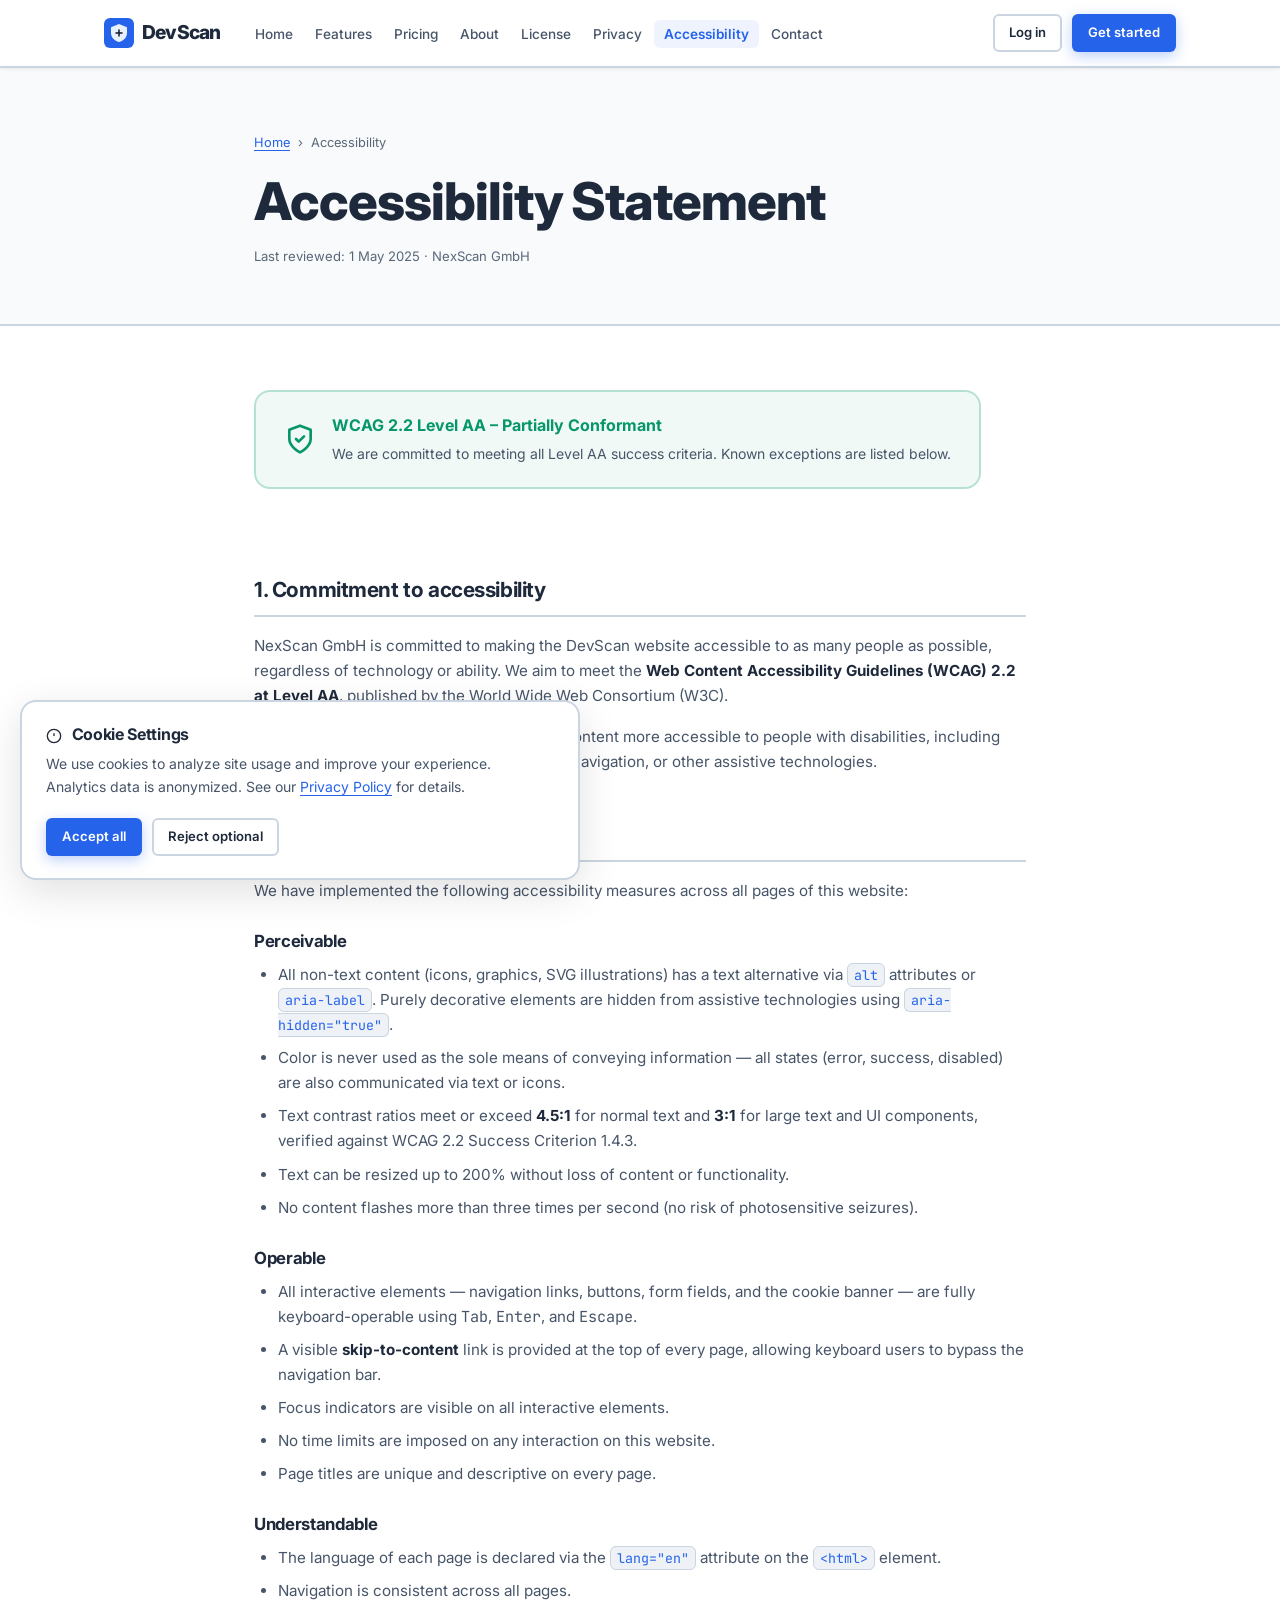
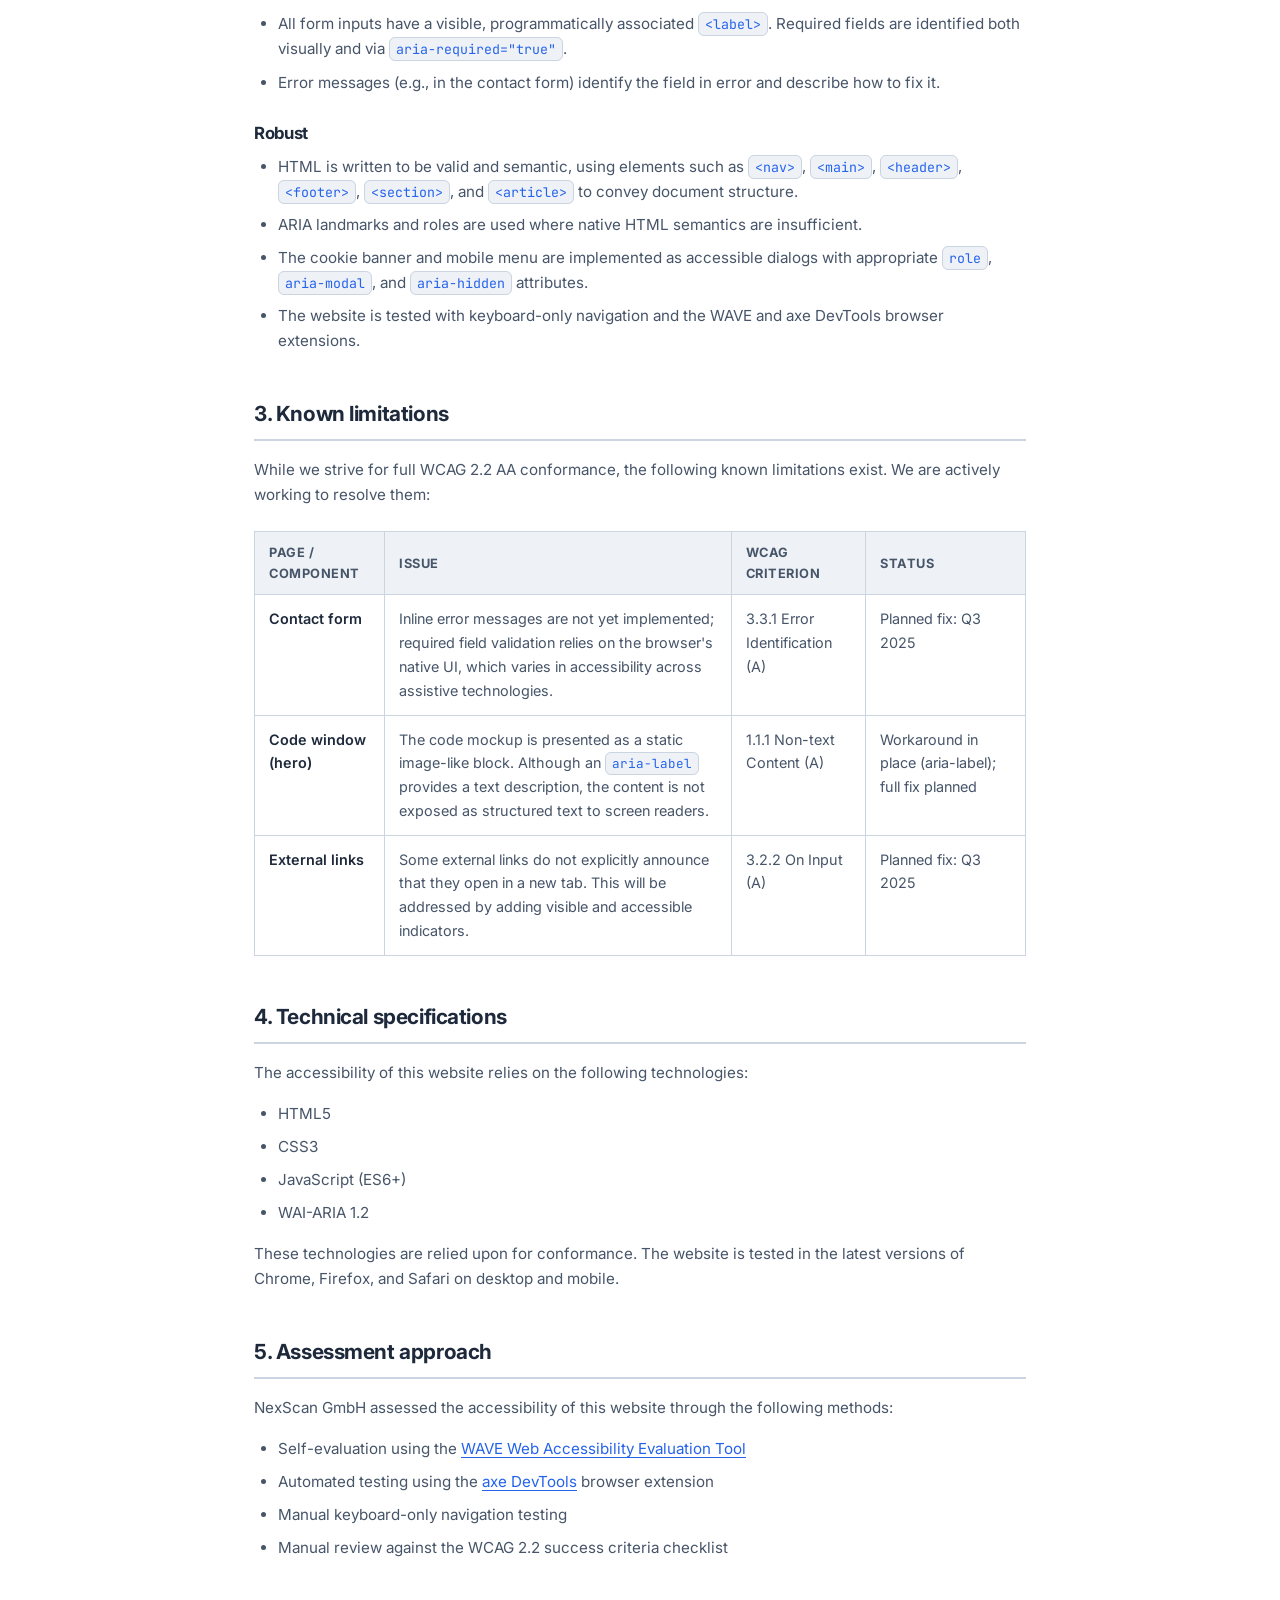
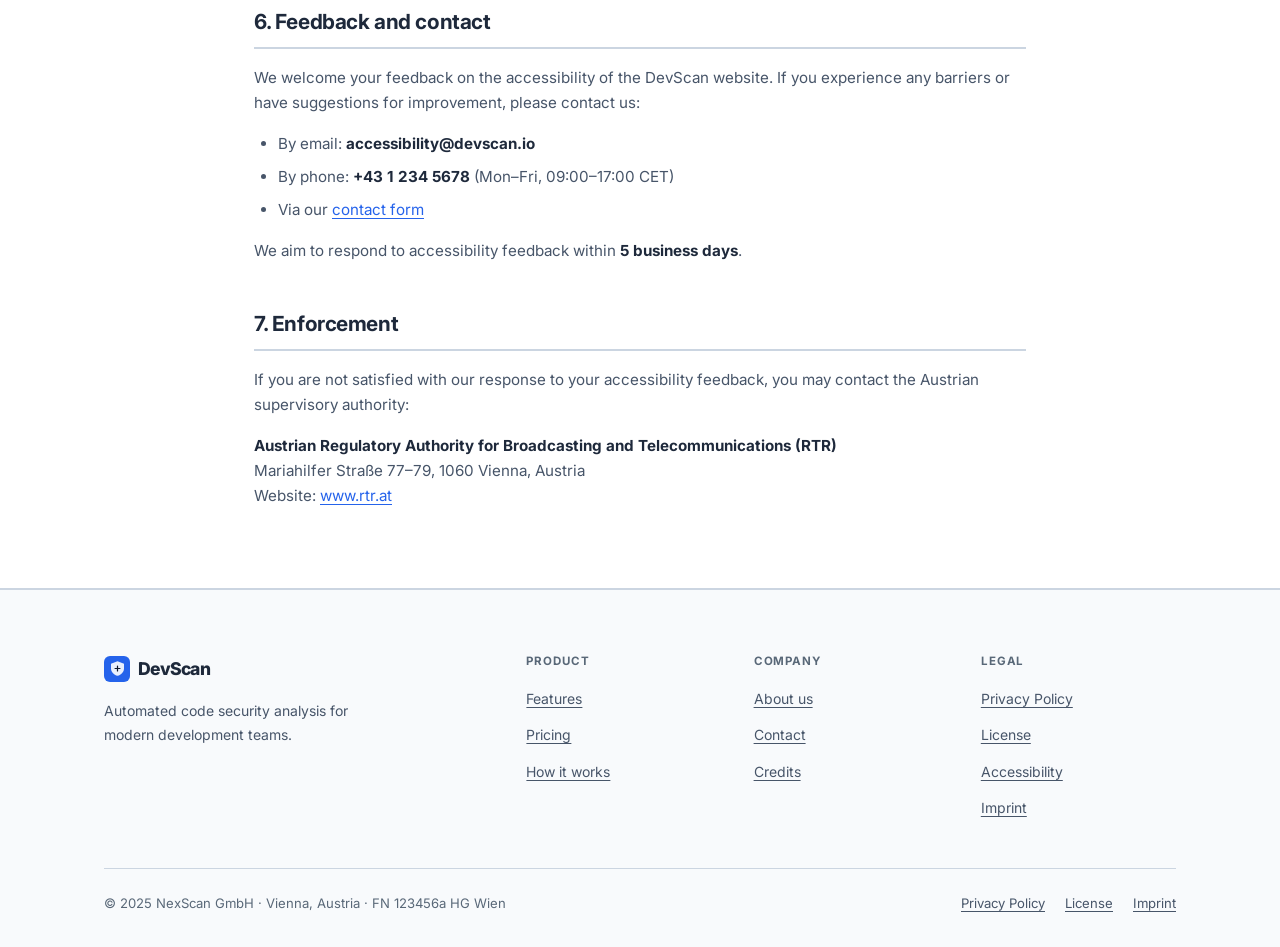
<file: accessibility.html>
<!DOCTYPE html>
<html lang="en">
<head>
  <meta charset="UTF-8">
  <meta name="viewport" content="width=device-width, initial-scale=1.0">
  <meta name="description" content="DevScan Accessibility Statement – our commitment to WCAG 2.2 AA conformance and how to report issues.">
  <title>Accessibility – DevScan</title>
  <link rel="stylesheet" href="css/style.css">
</head>
<body>

  <a href="#main-content" class="skip-link">Skip to main content</a>

  <nav class="nav" aria-label="Main navigation">
    <div class="nav__inner">
      <a href="index.html" class="nav__logo" aria-label="DevScan – Home">
        <div class="nav__logo-icon" aria-hidden="true">
          <svg width="16" height="18" viewBox="0 0 16 18" fill="none"><path d="M8 0L0 3.27V9c0 4.14 3.4 8.02 8 9 4.6-.98 8-4.86 8-9V3.27L8 0z" fill="white" fill-opacity=".9"/><line x1="5" y1="9" x2="11" y2="9" stroke="#0F172A" stroke-width="1.5" stroke-linecap="round"/><line x1="8" y1="6" x2="8" y2="12" stroke="#0F172A" stroke-width="1.5" stroke-linecap="round"/></svg>
        </div>
        DevScan
      </a>
      <ul class="nav__links" role="list">
        <li><a href="index.html"          class="nav__link">Home</a></li>
        <li><a href="index.html#features" class="nav__link">Features</a></li>
        <li><a href="index.html#pricing"  class="nav__link">Pricing</a></li>
        <li><a href="about.html"          class="nav__link">About</a></li>
        <li><a href="license.html"        class="nav__link">License</a></li>
        <li><a href="privacy.html"         class="nav__link">Privacy</a></li>
        <li><a href="accessibility.html"  class="nav__link" aria-current="page">Accessibility</a></li>
        <li><a href="contact.html"         class="nav__link">Contact</a></li>
      </ul>
      <div class="nav__actions">
        <a href="#" class="btn btn--ghost btn--sm">Log in</a>
        <a href="index.html#pricing" class="btn btn--primary btn--sm">Get started</a>
        <button class="nav__toggle" id="nav-toggle" aria-expanded="false" aria-controls="nav-mobile" aria-label="Open menu">
          <svg width="22" height="22" viewBox="0 0 24 24" fill="none" stroke="currentColor" stroke-width="2" stroke-linecap="round" aria-hidden="true"><line x1="3" y1="6" x2="21" y2="6"/><line x1="3" y1="12" x2="21" y2="12"/><line x1="3" y1="18" x2="21" y2="18"/></svg>
        </button>
      </div>
    </div>
  </nav>

  <nav class="nav__mobile" id="nav-mobile" aria-hidden="true" aria-label="Mobile navigation">
    <a href="index.html"          class="nav__link">Home</a>
    <a href="index.html#features" class="nav__link">Features</a>
    <a href="index.html#pricing"  class="nav__link">Pricing</a>
    <a href="about.html"          class="nav__link">About</a>
    <a href="license.html"        class="nav__link">License</a>
    <a href="privacy.html"        class="nav__link">Privacy</a>
    <a href="accessibility.html"  class="nav__link" aria-current="page">Accessibility</a>
    <a href="contact.html"         class="nav__link">Contact</a>
    <a href="impressum.html"       class="nav__link">Imprint</a>
    <div style="display:flex;gap:8px;padding:12px 0 4px;border-top:1px solid var(--c-border);margin-top:8px;">
      <a href="#" class="btn btn--ghost btn--sm" style="flex:1;justify-content:center;">Log in</a>
      <a href="index.html#pricing" class="btn btn--primary btn--sm" style="flex:1;justify-content:center;">Get started</a>
    </div>
  </nav>

  <main id="main-content">

    <header class="page-hero">
      <div class="container">
        <nav class="page-breadcrumb" aria-label="Breadcrumb">
          <a href="index.html">Home</a>
          <span aria-hidden="true">›</span>
          <span aria-current="page">Accessibility</span>
        </nav>
        <h1>Accessibility Statement</h1>
        <p class="page-hero__meta">Last reviewed: 1 May 2025 · NexScan GmbH</p>
      </div>
    </header>

    <div class="legal-content">

      <!-- Conformance badge -->
      <div class="conformance-badge" role="note" aria-label="Conformance status: WCAG 2.2 Level AA">
        <svg width="32" height="32" viewBox="0 0 24 24" fill="none" stroke="currentColor" stroke-width="2" stroke-linecap="round" stroke-linejoin="round" aria-hidden="true"><path d="M12 22s8-4 8-10V5l-8-3-8 3v7c0 6 8 10 8 10z"/><polyline points="9 12 11 14 15 10"/></svg>
        <div>
          <strong>WCAG 2.2 Level AA – Partially Conformant</strong>
          <span>We are committed to meeting all Level AA success criteria. Known exceptions are listed below.</span>
        </div>
      </div>

      <h2>1. Commitment to accessibility</h2>
      <p>NexScan GmbH is committed to making the DevScan website accessible to as many people as possible, regardless of technology or ability. We aim to meet the <strong>Web Content Accessibility Guidelines (WCAG) 2.2 at Level AA</strong>, published by the World Wide Web Consortium (W3C).</p>
      <p>These guidelines explain how to make web content more accessible to people with disabilities, including users who rely on screen readers, keyboard navigation, or other assistive technologies.</p>

      <h2>2. Measures taken</h2>
      <p>We have implemented the following accessibility measures across all pages of this website:</p>

      <h3>Perceivable</h3>
      <ul>
        <li>All non-text content (icons, graphics, SVG illustrations) has a text alternative via <code>alt</code> attributes or <code>aria-label</code>. Purely decorative elements are hidden from assistive technologies using <code>aria-hidden="true"</code>.</li>
        <li>Color is never used as the sole means of conveying information — all states (error, success, disabled) are also communicated via text or icons.</li>
        <li>Text contrast ratios meet or exceed <strong>4.5:1</strong> for normal text and <strong>3:1</strong> for large text and UI components, verified against WCAG 2.2 Success Criterion 1.4.3.</li>
        <li>Text can be resized up to 200% without loss of content or functionality.</li>
        <li>No content flashes more than three times per second (no risk of photosensitive seizures).</li>
      </ul>

      <h3>Operable</h3>
      <ul>
        <li>All interactive elements — navigation links, buttons, form fields, and the cookie banner — are fully keyboard-operable using <kbd>Tab</kbd>, <kbd>Enter</kbd>, and <kbd>Escape</kbd>.</li>
        <li>A visible <strong>skip-to-content</strong> link is provided at the top of every page, allowing keyboard users to bypass the navigation bar.</li>
        <li>Focus indicators are visible on all interactive elements.</li>
        <li>No time limits are imposed on any interaction on this website.</li>
        <li>Page titles are unique and descriptive on every page.</li>
      </ul>

      <h3>Understandable</h3>
      <ul>
        <li>The language of each page is declared via the <code>lang="en"</code> attribute on the <code>&lt;html&gt;</code> element.</li>
        <li>Navigation is consistent across all pages.</li>
        <li>All form inputs have a visible, programmatically associated <code>&lt;label&gt;</code>. Required fields are identified both visually and via <code>aria-required="true"</code>.</li>
        <li>Error messages (e.g., in the contact form) identify the field in error and describe how to fix it.</li>
      </ul>

      <h3>Robust</h3>
      <ul>
        <li>HTML is written to be valid and semantic, using elements such as <code>&lt;nav&gt;</code>, <code>&lt;main&gt;</code>, <code>&lt;header&gt;</code>, <code>&lt;footer&gt;</code>, <code>&lt;section&gt;</code>, and <code>&lt;article&gt;</code> to convey document structure.</li>
        <li>ARIA landmarks and roles are used where native HTML semantics are insufficient.</li>
        <li>The cookie banner and mobile menu are implemented as accessible dialogs with appropriate <code>role</code>, <code>aria-modal</code>, and <code>aria-hidden</code> attributes.</li>
        <li>The website is tested with keyboard-only navigation and the WAVE and axe DevTools browser extensions.</li>
      </ul>

      <h2>3. Known limitations</h2>
      <p>While we strive for full WCAG 2.2 AA conformance, the following known limitations exist. We are actively working to resolve them:</p>

      <table>
        <thead>
          <tr>
            <th scope="col">Page / Component</th>
            <th scope="col">Issue</th>
            <th scope="col">WCAG criterion</th>
            <th scope="col">Status</th>
          </tr>
        </thead>
        <tbody>
          <tr>
            <td>Contact form</td>
            <td>Inline error messages are not yet implemented; required field validation relies on the browser's native UI, which varies in accessibility across assistive technologies.</td>
            <td>3.3.1 Error Identification (A)</td>
            <td>Planned fix: Q3 2025</td>
          </tr>
          <tr>
            <td>Code window (hero)</td>
            <td>The code mockup is presented as a static image-like block. Although an <code>aria-label</code> provides a text description, the content is not exposed as structured text to screen readers.</td>
            <td>1.1.1 Non-text Content (A)</td>
            <td>Workaround in place (aria-label); full fix planned</td>
          </tr>
          <tr>
            <td>External links</td>
            <td>Some external links do not explicitly announce that they open in a new tab. This will be addressed by adding visible and accessible indicators.</td>
            <td>3.2.2 On Input (A)</td>
            <td>Planned fix: Q3 2025</td>
          </tr>
        </tbody>
      </table>

      <h2>4. Technical specifications</h2>
      <p>The accessibility of this website relies on the following technologies:</p>
      <ul>
        <li>HTML5</li>
        <li>CSS3</li>
        <li>JavaScript (ES6+)</li>
        <li>WAI-ARIA 1.2</li>
      </ul>
      <p>These technologies are relied upon for conformance. The website is tested in the latest versions of Chrome, Firefox, and Safari on desktop and mobile.</p>

      <h2>5. Assessment approach</h2>
      <p>NexScan GmbH assessed the accessibility of this website through the following methods:</p>
      <ul>
        <li>Self-evaluation using the <a href="https://wave.webaim.org/" target="_blank" rel="noopener">WAVE Web Accessibility Evaluation Tool</a></li>
        <li>Automated testing using the <a href="https://www.deque.com/axe/devtools/" target="_blank" rel="noopener">axe DevTools</a> browser extension</li>
        <li>Manual keyboard-only navigation testing</li>
        <li>Manual review against the WCAG 2.2 success criteria checklist</li>
      </ul>

      <h2>6. Feedback and contact</h2>
      <p>We welcome your feedback on the accessibility of the DevScan website. If you experience any barriers or have suggestions for improvement, please contact us:</p>
      <ul>
        <li>By email: <strong>accessibility@devscan.io</strong></li>
        <li>By phone: <strong>+43 1 234 5678</strong> (Mon–Fri, 09:00–17:00 CET)</li>
        <li>Via our <a href="impressum.html">contact form</a></li>
      </ul>
      <p>We aim to respond to accessibility feedback within <strong>5 business days</strong>.</p>

      <h2>7. Enforcement</h2>
      <p>If you are not satisfied with our response to your accessibility feedback, you may contact the Austrian supervisory authority:</p>
      <p>
        <strong>Austrian Regulatory Authority for Broadcasting and Telecommunications (RTR)</strong><br>
        Mariahilfer Straße 77–79, 1060 Vienna, Austria<br>
        Website: <a href="https://www.rtr.at" target="_blank" rel="noopener">www.rtr.at</a>
      </p>

    </div>
  </main>

  <footer class="footer">
    <div class="container">
      <div class="footer__grid">
        <div class="footer__brand">
          <a href="index.html" class="nav__logo" style="font-size:1.1rem;">
            <div class="nav__logo-icon" style="width:26px;height:26px;" aria-hidden="true">
              <svg width="13" height="15" viewBox="0 0 16 18" fill="none"><path d="M8 0L0 3.27V9c0 4.14 3.4 8.02 8 9 4.6-.98 8-4.86 8-9V3.27L8 0z" fill="white" fill-opacity=".9"/><line x1="5" y1="9" x2="11" y2="9" stroke="#0F172A" stroke-width="1.5" stroke-linecap="round"/><line x1="8" y1="6" x2="8" y2="12" stroke="#0F172A" stroke-width="1.5" stroke-linecap="round"/></svg>
            </div>
            DevScan
          </a>
          <p>Automated code security analysis for modern development teams.</p>
        </div>
        <div class="footer__col">
          <h3>Product</h3>
          <ul>
            <li><a href="index.html#features">Features</a></li>
            <li><a href="index.html#pricing">Pricing</a></li>
            <li><a href="index.html#how-it-works">How it works</a></li>
          </ul>
        </div>
        <div class="footer__col">
          <h3>Company</h3>
          <ul>
            <li><a href="about.html">About us</a></li>
            <li><a href="contact.html">Contact</a></li>
            <li><a href="about.html#credits">Credits</a></li>
          </ul>
        </div>
        <div class="footer__col">
          <h3>Legal</h3>
          <ul>
            <li><a href="privacy.html">Privacy Policy</a></li>
            <li><a href="license.html">License</a></li>
            <li><a href="accessibility.html">Accessibility</a></li>
            <li><a href="impressum.html">Imprint</a></li>
          </ul>
        </div>
      </div>
      <div class="footer__bottom">
        <p>© 2025 NexScan GmbH · Vienna, Austria · FN 123456a HG Wien</p>
        <div class="footer__legal-links">
          <a href="privacy.html">Privacy Policy</a>
          <a href="license.html">License</a>
          <a href="impressum.html">Imprint</a>
        </div>
      </div>
    </div>
  </footer>

  <script src="js/main.js"></script>
</body>
</html>
</file>
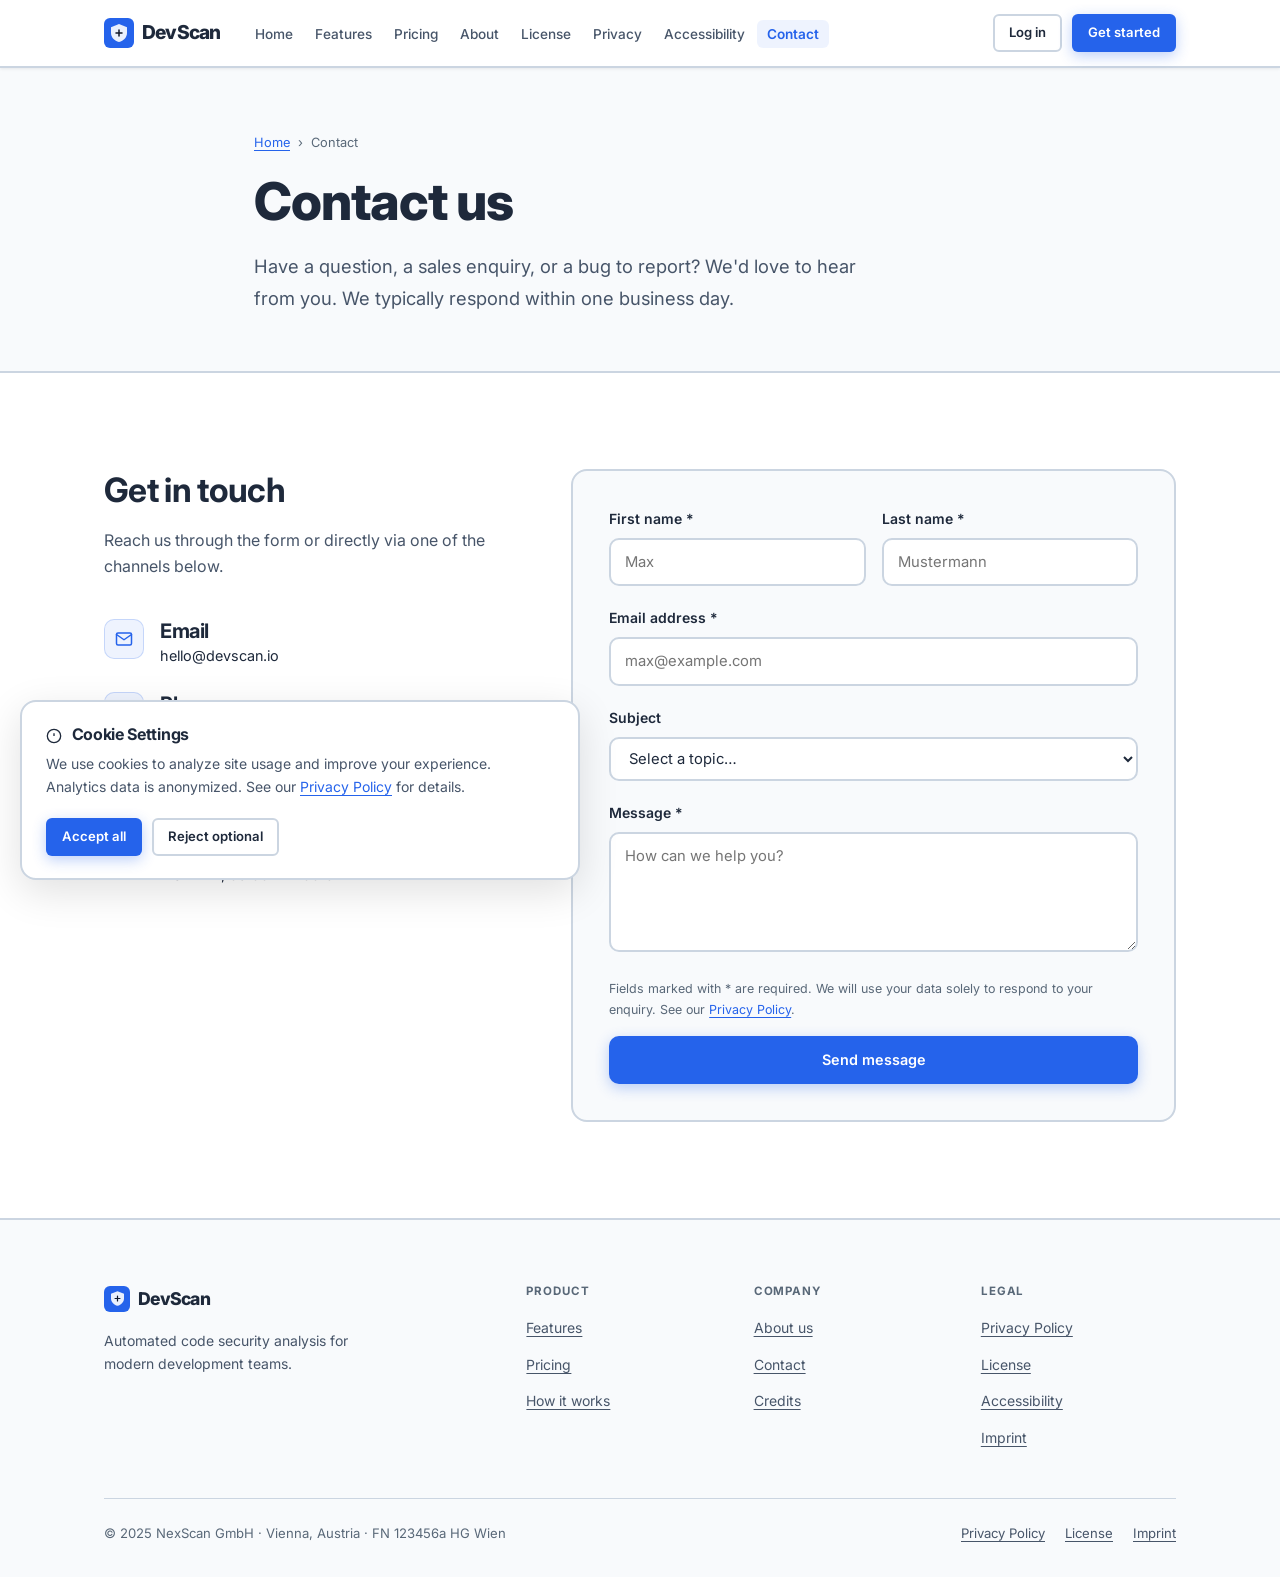
<file: contact.html>
<!DOCTYPE html>
<html lang="en">
<head>
  <meta charset="UTF-8">
  <meta name="viewport" content="width=device-width, initial-scale=1.0">
  <meta name="description" content="Contact NexScan GmbH – reach out for sales, support, or general enquiries.">
  <title>Contact – DevScan</title>
  <link rel="stylesheet" href="css/style.css">
</head>
<body>

  <a href="#main-content" class="skip-link">Skip to main content</a>

  <nav class="nav" aria-label="Main navigation">
    <div class="nav__inner">
      <a href="index.html" class="nav__logo" aria-label="DevScan – Home">
        <div class="nav__logo-icon" aria-hidden="true">
          <svg width="16" height="18" viewBox="0 0 16 18" fill="none"><path d="M8 0L0 3.27V9c0 4.14 3.4 8.02 8 9 4.6-.98 8-4.86 8-9V3.27L8 0z" fill="white" fill-opacity=".9"/><line x1="5" y1="9" x2="11" y2="9" stroke="#0F172A" stroke-width="1.5" stroke-linecap="round"/><line x1="8" y1="6" x2="8" y2="12" stroke="#0F172A" stroke-width="1.5" stroke-linecap="round"/></svg>
        </div>
        DevScan
      </a>
      <ul class="nav__links" role="list">
        <li><a href="index.html"          class="nav__link">Home</a></li>
        <li><a href="index.html#features" class="nav__link">Features</a></li>
        <li><a href="index.html#pricing"  class="nav__link">Pricing</a></li>
        <li><a href="about.html"          class="nav__link">About</a></li>
        <li><a href="license.html"        class="nav__link">License</a></li>
        <li><a href="privacy.html"        class="nav__link">Privacy</a></li>
        <li><a href="accessibility.html"  class="nav__link">Accessibility</a></li>
        <li><a href="contact.html"        class="nav__link" aria-current="page">Contact</a></li>
      </ul>
      <div class="nav__actions">
        <a href="#" class="btn btn--ghost btn--sm">Log in</a>
        <a href="index.html#pricing" class="btn btn--primary btn--sm">Get started</a>
        <button class="nav__toggle" id="nav-toggle" aria-expanded="false" aria-controls="nav-mobile" aria-label="Open menu">
          <svg width="22" height="22" viewBox="0 0 24 24" fill="none" stroke="currentColor" stroke-width="2" stroke-linecap="round" aria-hidden="true"><line x1="3" y1="6" x2="21" y2="6"/><line x1="3" y1="12" x2="21" y2="12"/><line x1="3" y1="18" x2="21" y2="18"/></svg>
        </button>
      </div>
    </div>
  </nav>

  <nav class="nav__mobile" id="nav-mobile" aria-hidden="true" aria-label="Mobile navigation">
    <a href="index.html"          class="nav__link">Home</a>
    <a href="index.html#features" class="nav__link">Features</a>
    <a href="index.html#pricing"  class="nav__link">Pricing</a>
    <a href="about.html"          class="nav__link">About</a>
    <a href="license.html"        class="nav__link">License</a>
    <a href="privacy.html"        class="nav__link">Privacy</a>
    <a href="accessibility.html"  class="nav__link">Accessibility</a>
    <a href="contact.html"        class="nav__link" aria-current="page">Contact</a>
    <a href="impressum.html"      class="nav__link">Imprint</a>
    <div style="display:flex;gap:8px;padding:12px 0 4px;border-top:1px solid var(--c-border);margin-top:8px;">
      <a href="#" class="btn btn--ghost btn--sm" style="flex:1;justify-content:center;">Log in</a>
      <a href="index.html#pricing" class="btn btn--primary btn--sm" style="flex:1;justify-content:center;">Get started</a>
    </div>
  </nav>

  <main id="main-content">

    <header class="page-hero">
      <div class="container">
        <nav class="page-breadcrumb" aria-label="Breadcrumb">
          <a href="index.html">Home</a>
          <span aria-hidden="true">›</span>
          <span aria-current="page">Contact</span>
        </nav>
        <h1>Contact us</h1>
        <p class="lead mt-4" style="max-width:52ch;">Have a question, a sales enquiry, or a bug to report? We'd love to hear from you. We typically respond within one business day.</p>
      </div>
    </header>

    <section class="section" aria-labelledby="contact-heading">
      <div class="container">
        <div class="contact-grid">

          <div class="contact-info">
            <h2 id="contact-heading">Get in touch</h2>
            <p>Reach us through the form or directly via one of the channels below.</p>

            <div class="contact-detail">
              <div class="contact-detail__icon" aria-hidden="true">
                <svg width="18" height="18" viewBox="0 0 24 24" fill="none" stroke="currentColor" stroke-width="2" stroke-linecap="round" stroke-linejoin="round"><path d="M4 4h16c1.1 0 2 .9 2 2v12c0 1.1-.9 2-2 2H4c-1.1 0-2-.9-2-2V6c0-1.1.9-2 2-2z"/><polyline points="22,6 12,13 2,6"/></svg>
              </div>
              <div>
                <h3>Email</h3>
                <p>hello@devscan.io</p>
              </div>
            </div>

            <div class="contact-detail">
              <div class="contact-detail__icon" aria-hidden="true">
                <svg width="18" height="18" viewBox="0 0 24 24" fill="none" stroke="currentColor" stroke-width="2" stroke-linecap="round" stroke-linejoin="round"><path d="M22 16.92v3a2 2 0 01-2.18 2 19.79 19.79 0 01-8.63-3.07A19.5 19.5 0 013.07 9.8a19.79 19.79 0 01-3.07-8.63A2 2 0 012 .82h3a2 2 0 012 1.72 12.84 12.84 0 00.7 2.81 2 2 0 01-.45 2.11L6.09 8.91a16 16 0 006 6l1.27-1.27a2 2 0 012.11-.45 12.84 12.84 0 002.81.7A2 2 0 0122 16.92z"/></svg>
              </div>
              <div>
                <h3>Phone</h3>
                <p>+43 1 234 5678</p>
              </div>
            </div>

            <div class="contact-detail">
              <div class="contact-detail__icon" aria-hidden="true">
                <svg width="18" height="18" viewBox="0 0 24 24" fill="none" stroke="currentColor" stroke-width="2" stroke-linecap="round" stroke-linejoin="round"><path d="M21 10c0 7-9 13-9 13s-9-6-9-13a9 9 0 0118 0z"/><circle cx="12" cy="10" r="3"/></svg>
              </div>
              <div>
                <h3>Office</h3>
                <p>Porzellangasse 12, 1090 Vienna, Austria</p>
              </div>
            </div>

            <div class="contact-detail">
              <div class="contact-detail__icon" aria-hidden="true">
                <svg width="18" height="18" viewBox="0 0 24 24" fill="none" stroke="currentColor" stroke-width="2" stroke-linecap="round" stroke-linejoin="round"><circle cx="12" cy="12" r="10"/><polyline points="12 6 12 12 16 14"/></svg>
              </div>
              <div>
                <h3>Business hours</h3>
                <p>Mon – Fri, 09:00 – 17:00 CET</p>
              </div>
            </div>
          </div>

          <div class="form-card">
            <form id="contact-form" novalidate aria-label="Contact form">
              <div class="form-row">
                <div class="form-group">
                  <label for="first-name">First name <span aria-hidden="true">*</span></label>
                  <input type="text" id="first-name" name="first-name" autocomplete="given-name" required aria-required="true" placeholder="Max">
                </div>
                <div class="form-group">
                  <label for="last-name">Last name <span aria-hidden="true">*</span></label>
                  <input type="text" id="last-name" name="last-name" autocomplete="family-name" required aria-required="true" placeholder="Mustermann">
                </div>
              </div>
              <div class="form-group">
                <label for="email">Email address <span aria-hidden="true">*</span></label>
                <input type="email" id="email" name="email" autocomplete="email" required aria-required="true" placeholder="max@example.com">
              </div>
              <div class="form-group">
                <label for="subject">Subject</label>
                <select id="subject" name="subject">
                  <option value="">Select a topic…</option>
                  <option value="sales">Sales &amp; pricing</option>
                  <option value="support">Technical support</option>
                  <option value="billing">Billing</option>
                  <option value="legal">Legal &amp; privacy</option>
                  <option value="other">Other</option>
                </select>
              </div>
              <div class="form-group">
                <label for="message">Message <span aria-hidden="true">*</span></label>
                <textarea id="message" name="message" required aria-required="true" placeholder="How can we help you?"></textarea>
              </div>
              <p class="form-note">Fields marked with * are required. We will use your data solely to respond to your enquiry. See our <a href="privacy.html">Privacy Policy</a>.</p>
              <button type="submit" class="btn btn--primary mt-4" style="width:100%;justify-content:center;">Send message</button>
            </form>

            <div class="form-success" id="form-success" tabindex="-1" aria-live="polite">
              <svg class="form-success__icon" width="48" height="48" viewBox="0 0 24 24" fill="none" stroke="currentColor" stroke-width="1.5" stroke-linecap="round" aria-hidden="true"><circle cx="12" cy="12" r="10"/><polyline points="20 6 9 17 4 12"/></svg>
              <h3>Message sent!</h3>
              <p>Thanks for reaching out. We'll get back to you within one business day.</p>
            </div>
          </div>

        </div>
      </div>
    </section>

  </main>

  <footer class="footer">
    <div class="container">
      <div class="footer__grid">
        <div class="footer__brand">
          <a href="index.html" class="nav__logo" style="font-size:1.1rem;">
            <div class="nav__logo-icon" style="width:26px;height:26px;" aria-hidden="true">
              <svg width="13" height="15" viewBox="0 0 16 18" fill="none"><path d="M8 0L0 3.27V9c0 4.14 3.4 8.02 8 9 4.6-.98 8-4.86 8-9V3.27L8 0z" fill="white" fill-opacity=".9"/><line x1="5" y1="9" x2="11" y2="9" stroke="#0F172A" stroke-width="1.5" stroke-linecap="round"/><line x1="8" y1="6" x2="8" y2="12" stroke="#0F172A" stroke-width="1.5" stroke-linecap="round"/></svg>
            </div>
            DevScan
          </a>
          <p>Automated code security analysis for modern development teams.</p>
        </div>
        <div class="footer__col">
          <h3>Product</h3>
          <ul>
            <li><a href="index.html#features">Features</a></li>
            <li><a href="index.html#pricing">Pricing</a></li>
            <li><a href="index.html#how-it-works">How it works</a></li>
          </ul>
        </div>
        <div class="footer__col">
          <h3>Company</h3>
          <ul>
            <li><a href="about.html">About us</a></li>
            <li><a href="contact.html">Contact</a></li>
            <li><a href="about.html#credits">Credits</a></li>
          </ul>
        </div>
        <div class="footer__col">
          <h3>Legal</h3>
          <ul>
            <li><a href="privacy.html">Privacy Policy</a></li>
            <li><a href="license.html">License</a></li>
            <li><a href="accessibility.html">Accessibility</a></li>
            <li><a href="impressum.html">Imprint</a></li>
          </ul>
        </div>
      </div>
      <div class="footer__bottom">
        <p>© 2025 NexScan GmbH · Vienna, Austria · FN 123456a HG Wien</p>
        <div class="footer__legal-links">
          <a href="privacy.html">Privacy Policy</a>
          <a href="license.html">License</a>
          <a href="impressum.html">Imprint</a>
        </div>
      </div>
    </div>
  </footer>

  <script src="js/main.js"></script>
</body>
</html>
</file>
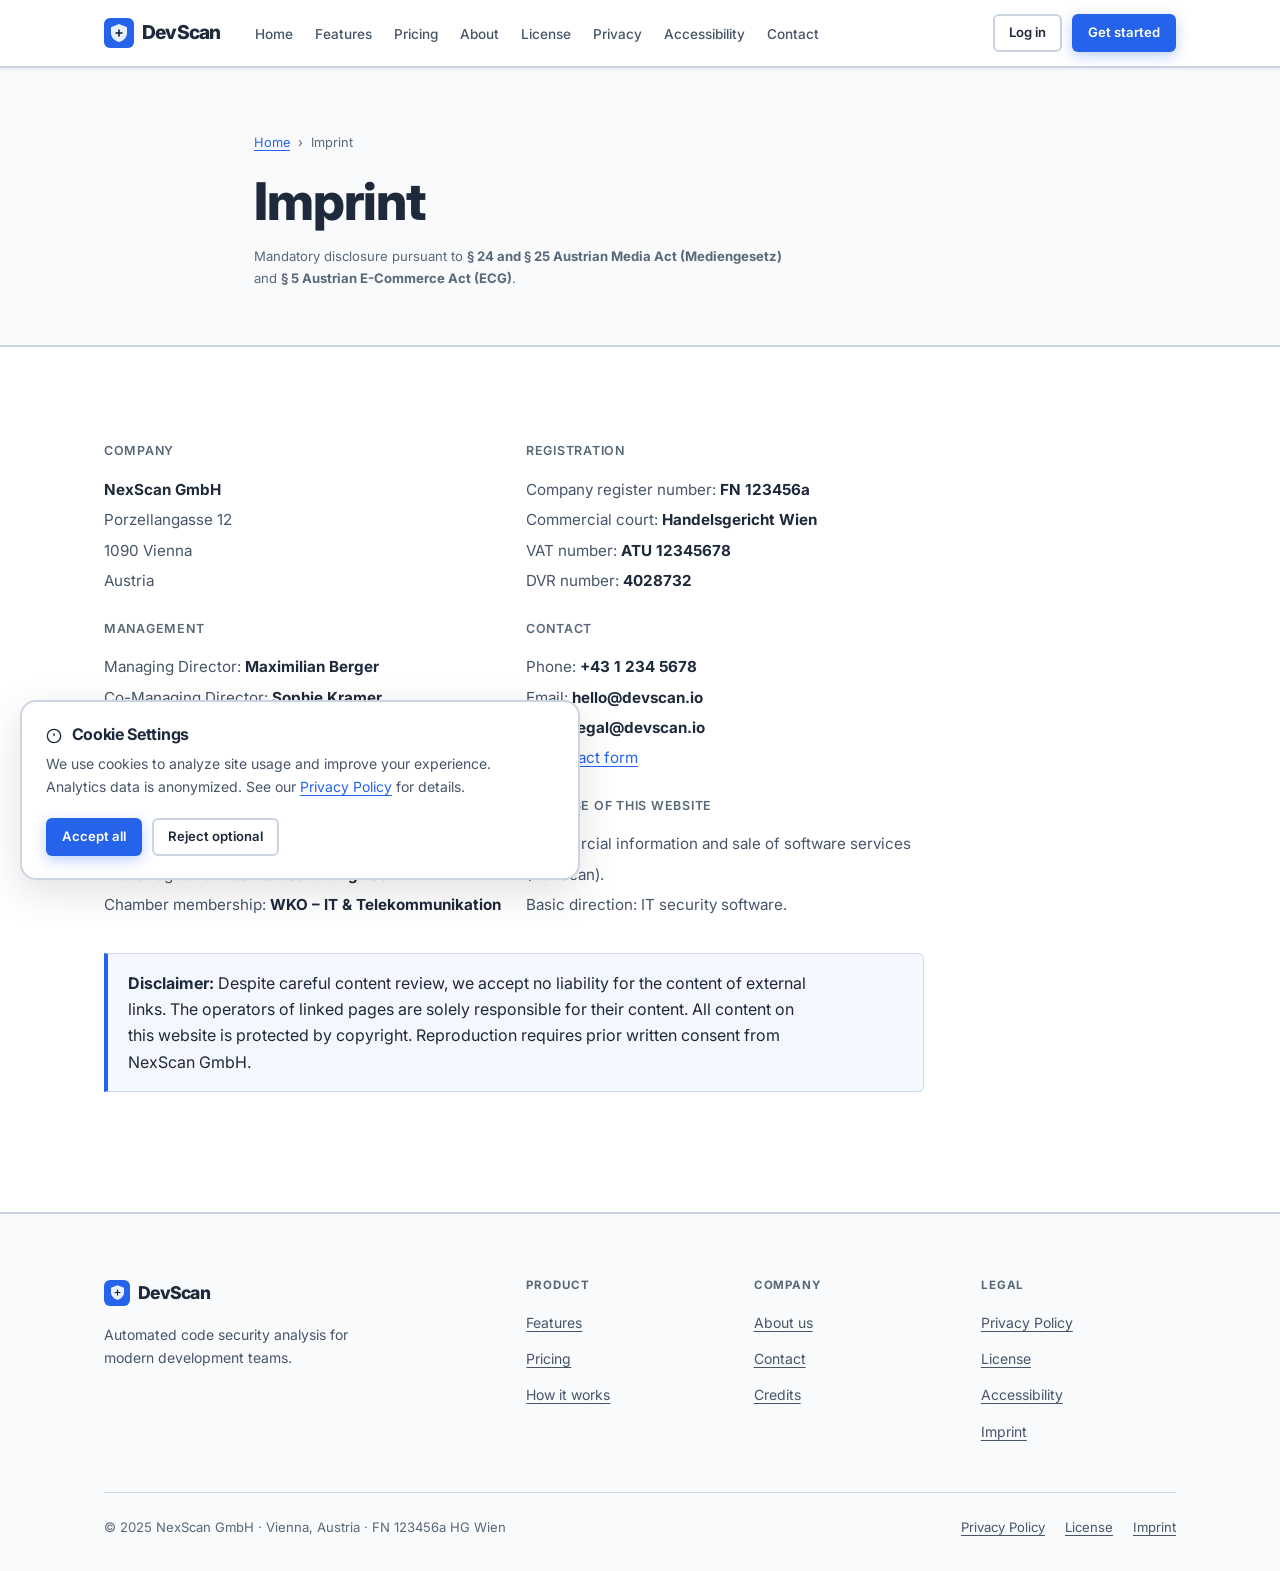
<file: impressum.html>
<!DOCTYPE html>
<html lang="en">
<head>
  <meta charset="UTF-8">
  <meta name="viewport" content="width=device-width, initial-scale=1.0">
  <meta name="description" content="Legal imprint of NexScan GmbH as required by § 24 Austrian Media Act and § 5 ECG.">
  <title>Imprint – DevScan</title>
  <link rel="stylesheet" href="css/style.css">
</head>
<body>

  <a href="#main-content" class="skip-link">Skip to main content</a>

  <nav class="nav" aria-label="Main navigation">
    <div class="nav__inner">
      <a href="index.html" class="nav__logo" aria-label="DevScan – Home">
        <div class="nav__logo-icon" aria-hidden="true">
          <svg width="16" height="18" viewBox="0 0 16 18" fill="none"><path d="M8 0L0 3.27V9c0 4.14 3.4 8.02 8 9 4.6-.98 8-4.86 8-9V3.27L8 0z" fill="white" fill-opacity=".9"/><line x1="5" y1="9" x2="11" y2="9" stroke="#0F172A" stroke-width="1.5" stroke-linecap="round"/><line x1="8" y1="6" x2="8" y2="12" stroke="#0F172A" stroke-width="1.5" stroke-linecap="round"/></svg>
        </div>
        DevScan
      </a>
      <ul class="nav__links" role="list">
        <li><a href="index.html"          class="nav__link">Home</a></li>
        <li><a href="index.html#features" class="nav__link">Features</a></li>
        <li><a href="index.html#pricing"  class="nav__link">Pricing</a></li>
        <li><a href="about.html"          class="nav__link">About</a></li>
        <li><a href="license.html"        class="nav__link">License</a></li>
        <li><a href="privacy.html"        class="nav__link">Privacy</a></li>
        <li><a href="accessibility.html"  class="nav__link">Accessibility</a></li>
        <li><a href="contact.html"        class="nav__link">Contact</a></li>
      </ul>
      <div class="nav__actions">
        <a href="#" class="btn btn--ghost btn--sm">Log in</a>
        <a href="index.html#pricing" class="btn btn--primary btn--sm">Get started</a>
        <button class="nav__toggle" id="nav-toggle" aria-expanded="false" aria-controls="nav-mobile" aria-label="Open menu">
          <svg width="22" height="22" viewBox="0 0 24 24" fill="none" stroke="currentColor" stroke-width="2" stroke-linecap="round" aria-hidden="true"><line x1="3" y1="6" x2="21" y2="6"/><line x1="3" y1="12" x2="21" y2="12"/><line x1="3" y1="18" x2="21" y2="18"/></svg>
        </button>
      </div>
    </div>
  </nav>

  <nav class="nav__mobile" id="nav-mobile" aria-hidden="true" aria-label="Mobile navigation">
    <a href="index.html"          class="nav__link">Home</a>
    <a href="index.html#features" class="nav__link">Features</a>
    <a href="index.html#pricing"  class="nav__link">Pricing</a>
    <a href="about.html"          class="nav__link">About</a>
    <a href="license.html"        class="nav__link">License</a>
    <a href="privacy.html"        class="nav__link">Privacy</a>
    <a href="accessibility.html"  class="nav__link">Accessibility</a>
    <a href="contact.html"        class="nav__link">Contact</a>
    <a href="impressum.html"      class="nav__link" aria-current="page">Imprint</a>
    <div style="display:flex;gap:8px;padding:12px 0 4px;border-top:1px solid var(--c-border);margin-top:8px;">
      <a href="#" class="btn btn--ghost btn--sm" style="flex:1;justify-content:center;">Log in</a>
      <a href="index.html#pricing" class="btn btn--primary btn--sm" style="flex:1;justify-content:center;">Get started</a>
    </div>
  </nav>

  <main id="main-content">

    <header class="page-hero">
      <div class="container">
        <nav class="page-breadcrumb" aria-label="Breadcrumb">
          <a href="index.html">Home</a>
          <span aria-hidden="true">›</span>
          <span aria-current="page">Imprint</span>
        </nav>
        <h1>Imprint</h1>
        <p class="page-hero__meta">Mandatory disclosure pursuant to <strong>§ 24 and § 25 Austrian Media Act (Mediengesetz)</strong> and <strong>§ 5 Austrian E-Commerce Act (ECG)</strong>.</p>
      </div>
    </header>

    <section class="section" aria-labelledby="imprint-heading">
      <div class="container">
        <div style="max-width:820px;">
          <h2 id="imprint-heading" class="sr-only">Imprint details</h2>
          <div style="display:grid;grid-template-columns:repeat(auto-fit,minmax(280px,1fr));gap:24px;">

            <div>
              <h3 style="margin-bottom:16px;color:var(--c-text-faint);font-weight:600;text-transform:uppercase;letter-spacing:.06em;font-size:.78rem;">Company</h3>
              <p style="color:var(--c-text-muted);font-size:.95rem;line-height:2;margin:0;">
                <strong style="color:var(--c-text);">NexScan GmbH</strong><br>
                Porzellangasse 12<br>
                1090 Vienna<br>
                Austria
              </p>
            </div>

            <div>
              <h3 style="margin-bottom:16px;color:var(--c-text-faint);font-weight:600;text-transform:uppercase;letter-spacing:.06em;font-size:.78rem;">Registration</h3>
              <p style="color:var(--c-text-muted);font-size:.95rem;line-height:2;margin:0;">
                Company register number: <strong style="color:var(--c-text);">FN 123456a</strong><br>
                Commercial court: <strong style="color:var(--c-text);">Handelsgericht Wien</strong><br>
                VAT number: <strong style="color:var(--c-text);">ATU 12345678</strong><br>
                DVR number: <strong style="color:var(--c-text);">4028732</strong>
              </p>
            </div>

            <div>
              <h3 style="margin-bottom:16px;color:var(--c-text-faint);font-weight:600;text-transform:uppercase;letter-spacing:.06em;font-size:.78rem;">Management</h3>
              <p style="color:var(--c-text-muted);font-size:.95rem;line-height:2;margin:0;">
                Managing Director: <strong style="color:var(--c-text);">Maximilian Berger</strong><br>
                Co-Managing Director: <strong style="color:var(--c-text);">Sophie Kramer</strong>
              </p>
            </div>

            <div>
              <h3 style="margin-bottom:16px;color:var(--c-text-faint);font-weight:600;text-transform:uppercase;letter-spacing:.06em;font-size:.78rem;">Contact</h3>
              <p style="color:var(--c-text-muted);font-size:.95rem;line-height:2;margin:0;">
                Phone: <strong style="color:var(--c-text);">+43 1 234 5678</strong><br>
                Email: <strong style="color:var(--c-text);">hello@devscan.io</strong><br>
                Legal: <strong style="color:var(--c-text);">legal@devscan.io</strong><br>
                <a href="contact.html" style="color:var(--c-primary);">→ Contact form</a>
              </p>
            </div>

            <div>
              <h3 style="margin-bottom:16px;color:var(--c-text-faint);font-weight:600;text-transform:uppercase;letter-spacing:.06em;font-size:.78rem;">Regulatory</h3>
              <p style="color:var(--c-text-muted);font-size:.95rem;line-height:2;margin:0;">
                Supervisory authority: <strong style="color:var(--c-text);">Wirtschaftskammer Wien</strong><br>
                Trade regulation: <strong style="color:var(--c-text);">Gewerbeordnung 1994</strong><br>
                Chamber membership: <strong style="color:var(--c-text);">WKO – IT &amp; Telekommunikation</strong>
              </p>
            </div>

            <div>
              <h3 style="margin-bottom:16px;color:var(--c-text-faint);font-weight:600;text-transform:uppercase;letter-spacing:.06em;font-size:.78rem;">Purpose of this website</h3>
              <p style="color:var(--c-text-muted);font-size:.95rem;line-height:2;margin:0;">
                Commercial information and sale of software services (DevScan).<br>
                Basic direction: IT security software.
              </p>
            </div>

          </div>

          <div class="info-box mt-8">
            <p><strong>Disclaimer:</strong> Despite careful content review, we accept no liability for the content of external links. The operators of linked pages are solely responsible for their content. All content on this website is protected by copyright. Reproduction requires prior written consent from NexScan GmbH.</p>
          </div>
        </div>
      </div>
    </section>

  </main>

  <footer class="footer">
    <div class="container">
      <div class="footer__grid">
        <div class="footer__brand">
          <a href="index.html" class="nav__logo" style="font-size:1.1rem;">
            <div class="nav__logo-icon" style="width:26px;height:26px;" aria-hidden="true">
              <svg width="13" height="15" viewBox="0 0 16 18" fill="none"><path d="M8 0L0 3.27V9c0 4.14 3.4 8.02 8 9 4.6-.98 8-4.86 8-9V3.27L8 0z" fill="white" fill-opacity=".9"/><line x1="5" y1="9" x2="11" y2="9" stroke="#0F172A" stroke-width="1.5" stroke-linecap="round"/><line x1="8" y1="6" x2="8" y2="12" stroke="#0F172A" stroke-width="1.5" stroke-linecap="round"/></svg>
            </div>
            DevScan
          </a>
          <p>Automated code security analysis for modern development teams.</p>
        </div>
        <div class="footer__col">
          <h3>Product</h3>
          <ul>
            <li><a href="index.html#features">Features</a></li>
            <li><a href="index.html#pricing">Pricing</a></li>
            <li><a href="index.html#how-it-works">How it works</a></li>
          </ul>
        </div>
        <div class="footer__col">
          <h3>Company</h3>
          <ul>
            <li><a href="about.html">About us</a></li>
            <li><a href="contact.html">Contact</a></li>
            <li><a href="about.html#credits">Credits</a></li>
          </ul>
        </div>
        <div class="footer__col">
          <h3>Legal</h3>
          <ul>
            <li><a href="privacy.html">Privacy Policy</a></li>
            <li><a href="license.html">License</a></li>
            <li><a href="accessibility.html">Accessibility</a></li>
            <li><a href="impressum.html">Imprint</a></li>
          </ul>
        </div>
      </div>
      <div class="footer__bottom">
        <p>© 2025 NexScan GmbH · Vienna, Austria · FN 123456a HG Wien</p>
        <div class="footer__legal-links">
          <a href="privacy.html">Privacy Policy</a>
          <a href="license.html">License</a>
          <a href="impressum.html">Imprint</a>
        </div>
      </div>
    </div>
  </footer>

  <script src="js/main.js"></script>
</body>
</html>
</file>
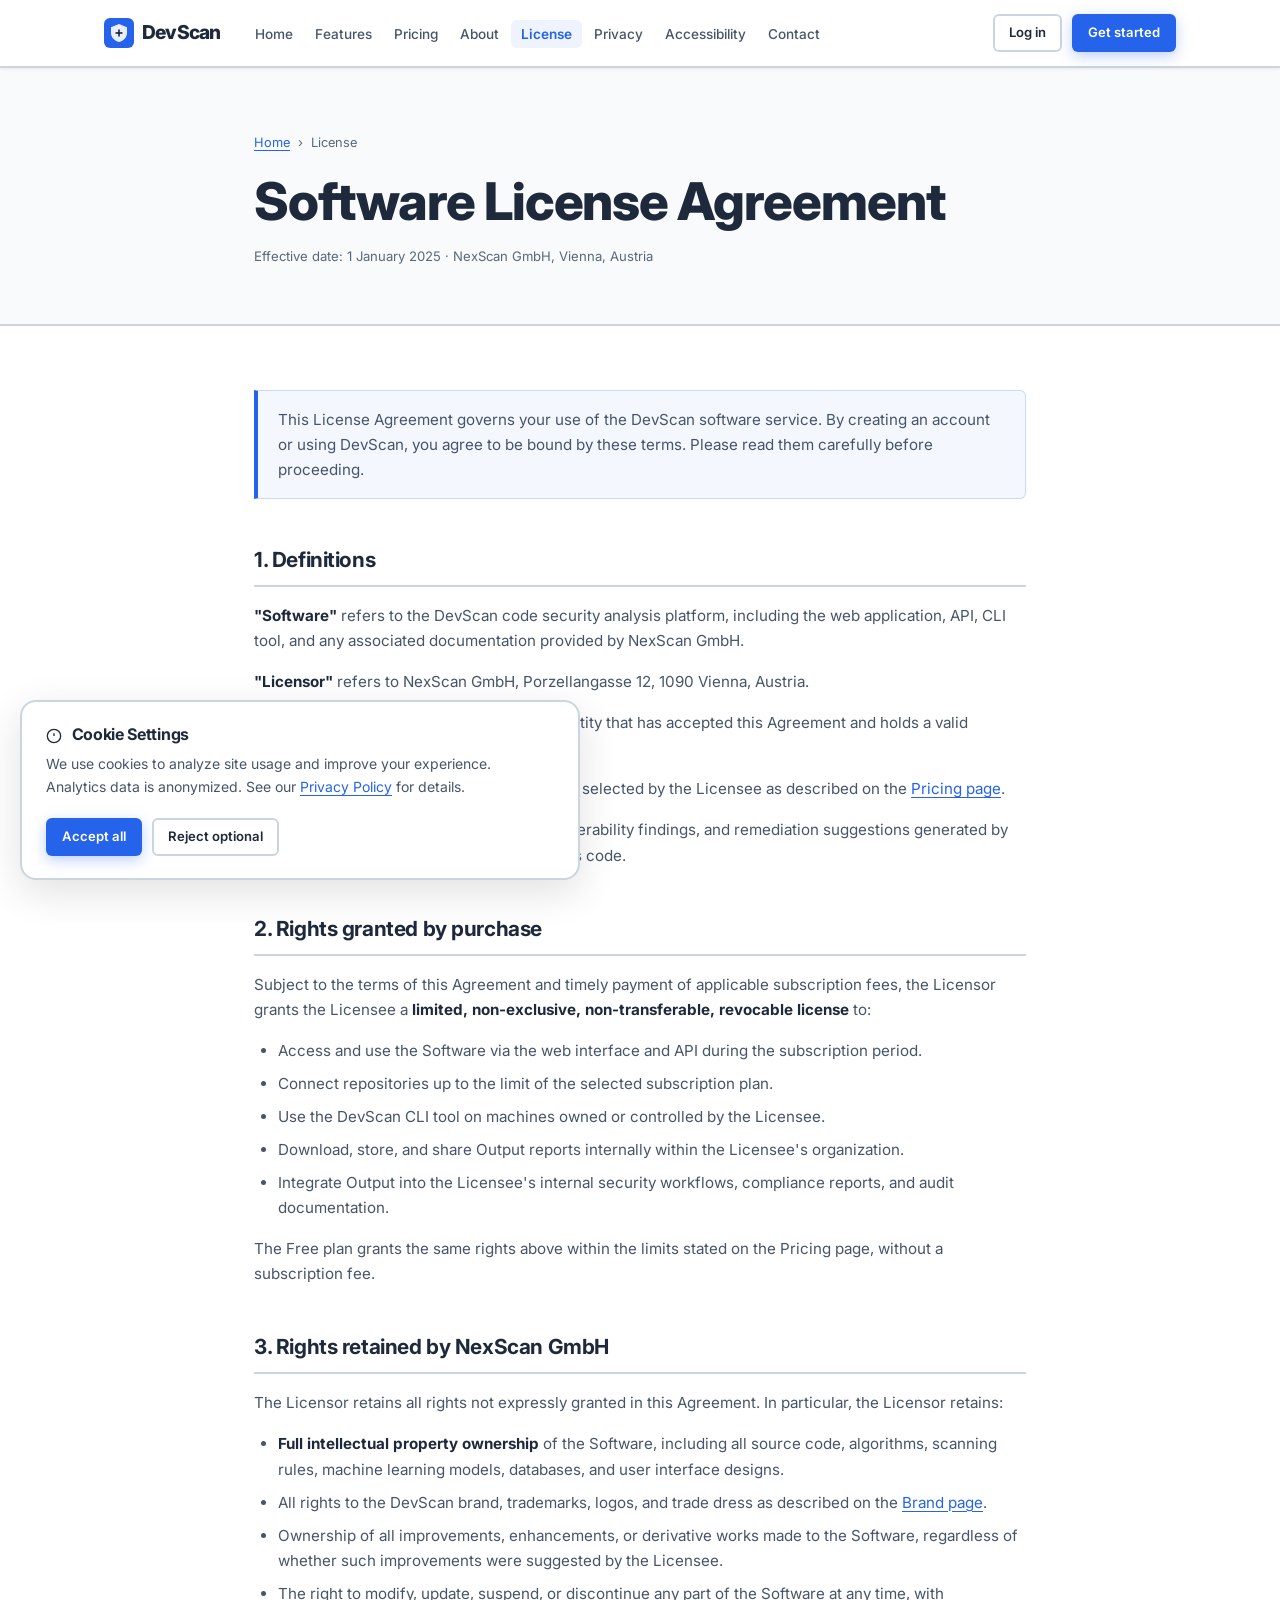
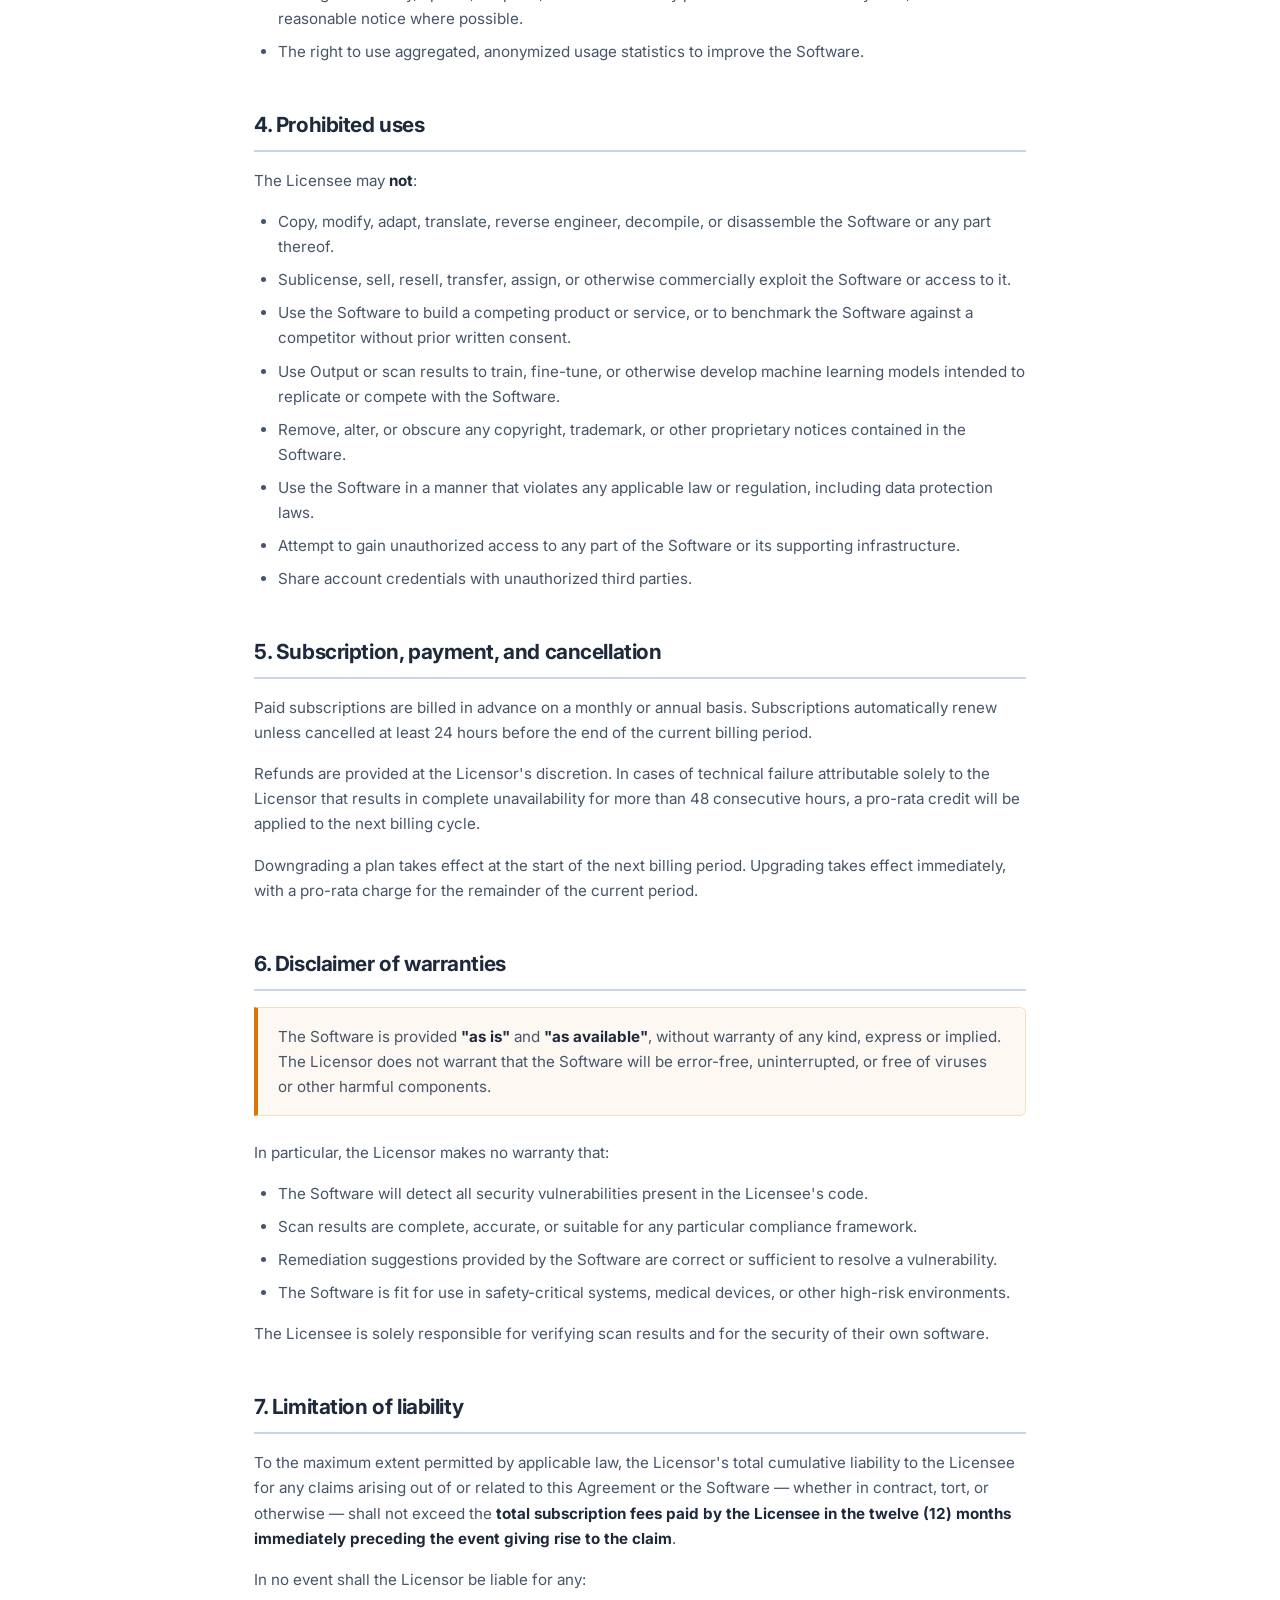
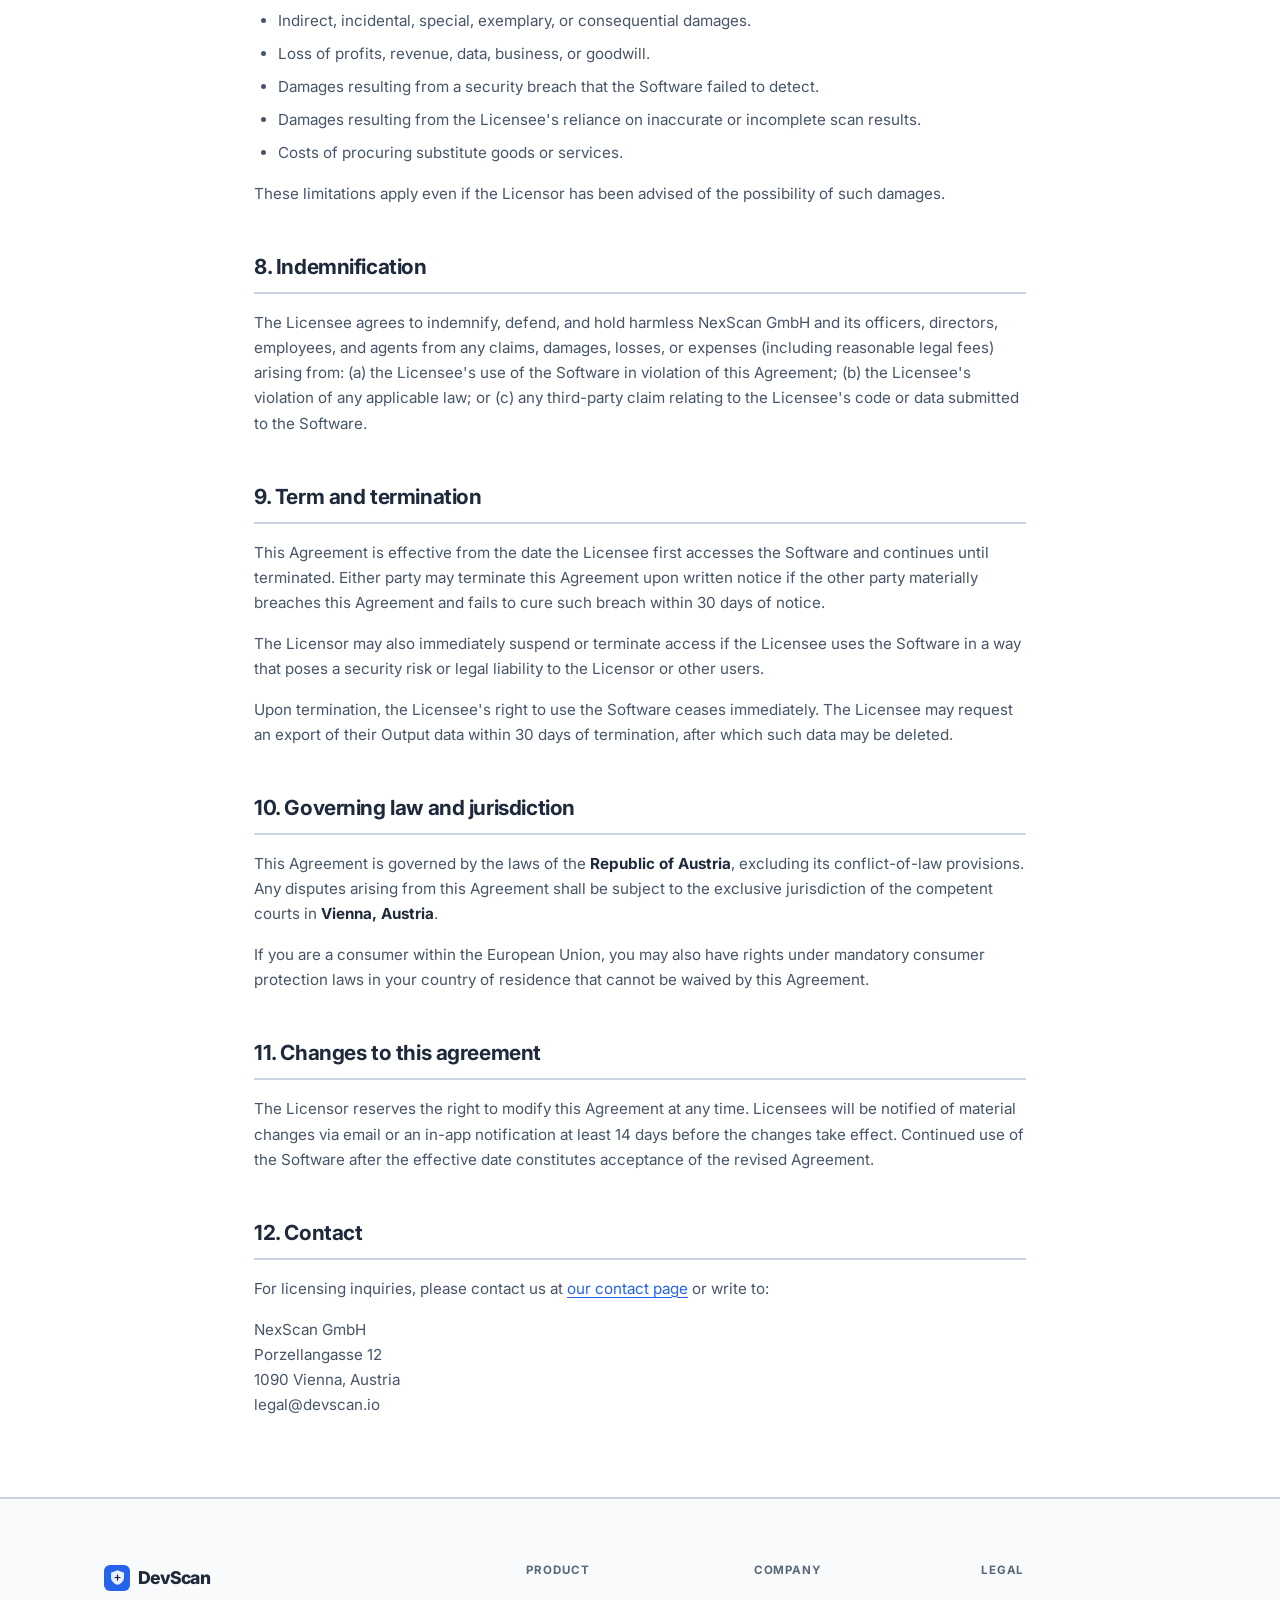
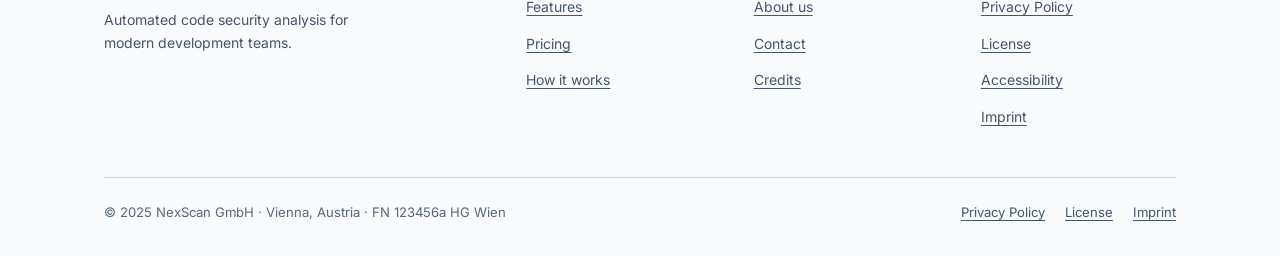
<file: license.html>
<!DOCTYPE html>
<html lang="en">
<head>
  <meta charset="UTF-8">
  <meta name="viewport" content="width=device-width, initial-scale=1.0">
  <meta name="description" content="DevScan software license – usage rights, restrictions, and liability limitations.">
  <title>License – DevScan</title>
  <link rel="stylesheet" href="css/style.css">
</head>
<body>

  <a href="#main-content" class="skip-link">Skip to main content</a>

  <nav class="nav" aria-label="Main navigation">
    <div class="nav__inner">
      <a href="index.html" class="nav__logo" aria-label="DevScan – Home">
        <div class="nav__logo-icon" aria-hidden="true">
          <svg width="16" height="18" viewBox="0 0 16 18" fill="none"><path d="M8 0L0 3.27V9c0 4.14 3.4 8.02 8 9 4.6-.98 8-4.86 8-9V3.27L8 0z" fill="white" fill-opacity=".9"/><line x1="5" y1="9" x2="11" y2="9" stroke="#0F172A" stroke-width="1.5" stroke-linecap="round"/><line x1="8" y1="6" x2="8" y2="12" stroke="#0F172A" stroke-width="1.5" stroke-linecap="round"/></svg>
        </div>
        DevScan
      </a>
      <ul class="nav__links" role="list">
        <li><a href="index.html"          class="nav__link">Home</a></li>
        <li><a href="index.html#features" class="nav__link">Features</a></li>
        <li><a href="index.html#pricing"  class="nav__link">Pricing</a></li>
        <li><a href="about.html"          class="nav__link">About</a></li>
        <li><a href="license.html"        class="nav__link" aria-current="page">License</a></li>
        <li><a href="privacy.html"         class="nav__link">Privacy</a></li>
        <li><a href="accessibility.html"  class="nav__link">Accessibility</a></li>
        <li><a href="contact.html"         class="nav__link">Contact</a></li>
      </ul>
      <div class="nav__actions">
        <a href="#" class="btn btn--ghost btn--sm">Log in</a>
        <a href="index.html#pricing" class="btn btn--primary btn--sm">Get started</a>
        <button class="nav__toggle" id="nav-toggle" aria-expanded="false" aria-controls="nav-mobile" aria-label="Open menu">
          <svg width="22" height="22" viewBox="0 0 24 24" fill="none" stroke="currentColor" stroke-width="2" stroke-linecap="round" aria-hidden="true"><line x1="3" y1="6" x2="21" y2="6"/><line x1="3" y1="12" x2="21" y2="12"/><line x1="3" y1="18" x2="21" y2="18"/></svg>
        </button>
      </div>
    </div>
  </nav>

  <nav class="nav__mobile" id="nav-mobile" aria-hidden="true" aria-label="Mobile navigation">
    <a href="index.html"          class="nav__link">Home</a>
    <a href="index.html#features" class="nav__link">Features</a>
    <a href="index.html#pricing"  class="nav__link">Pricing</a>
    <a href="about.html"          class="nav__link">About</a>
    <a href="license.html"        class="nav__link" aria-current="page">License</a>
    <a href="privacy.html"        class="nav__link">Privacy</a>
    <a href="accessibility.html"  class="nav__link">Accessibility</a>
    <a href="contact.html"         class="nav__link">Contact</a>
    <a href="impressum.html"       class="nav__link">Imprint</a>
    <div style="display:flex;gap:8px;padding:12px 0 4px;border-top:1px solid var(--c-border);margin-top:8px;">
      <a href="#" class="btn btn--ghost btn--sm" style="flex:1;justify-content:center;">Log in</a>
      <a href="index.html#pricing" class="btn btn--primary btn--sm" style="flex:1;justify-content:center;">Get started</a>
    </div>
  </nav>

  <main id="main-content">

    <header class="page-hero">
      <div class="container">
        <nav class="page-breadcrumb" aria-label="Breadcrumb">
          <a href="index.html">Home</a>
          <span aria-hidden="true">›</span>
          <span aria-current="page">License</span>
        </nav>
        <h1>Software License Agreement</h1>
        <p class="page-hero__meta">Effective date: 1 January 2025 · NexScan GmbH, Vienna, Austria</p>
      </div>
    </header>

    <div class="legal-content">

      <div class="info-box">
        <p>This License Agreement governs your use of the DevScan software service. By creating an account or using DevScan, you agree to be bound by these terms. Please read them carefully before proceeding.</p>
      </div>

      <h2>1. Definitions</h2>
      <p><strong>"Software"</strong> refers to the DevScan code security analysis platform, including the web application, API, CLI tool, and any associated documentation provided by NexScan GmbH.</p>
      <p><strong>"Licensor"</strong> refers to NexScan GmbH, Porzellangasse 12, 1090 Vienna, Austria.</p>
      <p><strong>"Licensee"</strong> refers to the individual or legal entity that has accepted this Agreement and holds a valid subscription to DevScan.</p>
      <p><strong>"Subscription"</strong> refers to the paid or free plan selected by the Licensee as described on the <a href="index.html#pricing">Pricing page</a>.</p>
      <p><strong>"Output"</strong> refers to reports, scan results, vulnerability findings, and remediation suggestions generated by the Software when processing the Licensee's code.</p>

      <h2>2. Rights granted by purchase</h2>
      <p>Subject to the terms of this Agreement and timely payment of applicable subscription fees, the Licensor grants the Licensee a <strong>limited, non-exclusive, non-transferable, revocable license</strong> to:</p>
      <ul>
        <li>Access and use the Software via the web interface and API during the subscription period.</li>
        <li>Connect repositories up to the limit of the selected subscription plan.</li>
        <li>Use the DevScan CLI tool on machines owned or controlled by the Licensee.</li>
        <li>Download, store, and share Output reports internally within the Licensee's organization.</li>
        <li>Integrate Output into the Licensee's internal security workflows, compliance reports, and audit documentation.</li>
      </ul>
      <p>The Free plan grants the same rights above within the limits stated on the Pricing page, without a subscription fee.</p>

      <h2>3. Rights retained by NexScan GmbH</h2>
      <p>The Licensor retains all rights not expressly granted in this Agreement. In particular, the Licensor retains:</p>
      <ul>
        <li><strong>Full intellectual property ownership</strong> of the Software, including all source code, algorithms, scanning rules, machine learning models, databases, and user interface designs.</li>
        <li>All rights to the DevScan brand, trademarks, logos, and trade dress as described on the <a href="about.html#brand">Brand page</a>.</li>
        <li>Ownership of all improvements, enhancements, or derivative works made to the Software, regardless of whether such improvements were suggested by the Licensee.</li>
        <li>The right to modify, update, suspend, or discontinue any part of the Software at any time, with reasonable notice where possible.</li>
        <li>The right to use aggregated, anonymized usage statistics to improve the Software.</li>
      </ul>

      <h2>4. Prohibited uses</h2>
      <p>The Licensee may <strong>not</strong>:</p>
      <ul>
        <li>Copy, modify, adapt, translate, reverse engineer, decompile, or disassemble the Software or any part thereof.</li>
        <li>Sublicense, sell, resell, transfer, assign, or otherwise commercially exploit the Software or access to it.</li>
        <li>Use the Software to build a competing product or service, or to benchmark the Software against a competitor without prior written consent.</li>
        <li>Use Output or scan results to train, fine-tune, or otherwise develop machine learning models intended to replicate or compete with the Software.</li>
        <li>Remove, alter, or obscure any copyright, trademark, or other proprietary notices contained in the Software.</li>
        <li>Use the Software in a manner that violates any applicable law or regulation, including data protection laws.</li>
        <li>Attempt to gain unauthorized access to any part of the Software or its supporting infrastructure.</li>
        <li>Share account credentials with unauthorized third parties.</li>
      </ul>

      <h2>5. Subscription, payment, and cancellation</h2>
      <p>Paid subscriptions are billed in advance on a monthly or annual basis. Subscriptions automatically renew unless cancelled at least 24 hours before the end of the current billing period.</p>
      <p>Refunds are provided at the Licensor's discretion. In cases of technical failure attributable solely to the Licensor that results in complete unavailability for more than 48 consecutive hours, a pro-rata credit will be applied to the next billing cycle.</p>
      <p>Downgrading a plan takes effect at the start of the next billing period. Upgrading takes effect immediately, with a pro-rata charge for the remainder of the current period.</p>

      <h2>6. Disclaimer of warranties</h2>
      <div class="warn-box">
        <p>The Software is provided <strong>"as is"</strong> and <strong>"as available"</strong>, without warranty of any kind, express or implied. The Licensor does not warrant that the Software will be error-free, uninterrupted, or free of viruses or other harmful components.</p>
      </div>
      <p>In particular, the Licensor makes no warranty that:</p>
      <ul>
        <li>The Software will detect all security vulnerabilities present in the Licensee's code.</li>
        <li>Scan results are complete, accurate, or suitable for any particular compliance framework.</li>
        <li>Remediation suggestions provided by the Software are correct or sufficient to resolve a vulnerability.</li>
        <li>The Software is fit for use in safety-critical systems, medical devices, or other high-risk environments.</li>
      </ul>
      <p>The Licensee is solely responsible for verifying scan results and for the security of their own software.</p>

      <h2>7. Limitation of liability</h2>
      <p>To the maximum extent permitted by applicable law, the Licensor's total cumulative liability to the Licensee for any claims arising out of or related to this Agreement or the Software — whether in contract, tort, or otherwise — shall not exceed the <strong>total subscription fees paid by the Licensee in the twelve (12) months immediately preceding the event giving rise to the claim</strong>.</p>
      <p>In no event shall the Licensor be liable for any:</p>
      <ul>
        <li>Indirect, incidental, special, exemplary, or consequential damages.</li>
        <li>Loss of profits, revenue, data, business, or goodwill.</li>
        <li>Damages resulting from a security breach that the Software failed to detect.</li>
        <li>Damages resulting from the Licensee's reliance on inaccurate or incomplete scan results.</li>
        <li>Costs of procuring substitute goods or services.</li>
      </ul>
      <p>These limitations apply even if the Licensor has been advised of the possibility of such damages.</p>

      <h2>8. Indemnification</h2>
      <p>The Licensee agrees to indemnify, defend, and hold harmless NexScan GmbH and its officers, directors, employees, and agents from any claims, damages, losses, or expenses (including reasonable legal fees) arising from: (a) the Licensee's use of the Software in violation of this Agreement; (b) the Licensee's violation of any applicable law; or (c) any third-party claim relating to the Licensee's code or data submitted to the Software.</p>

      <h2>9. Term and termination</h2>
      <p>This Agreement is effective from the date the Licensee first accesses the Software and continues until terminated. Either party may terminate this Agreement upon written notice if the other party materially breaches this Agreement and fails to cure such breach within 30 days of notice.</p>
      <p>The Licensor may also immediately suspend or terminate access if the Licensee uses the Software in a way that poses a security risk or legal liability to the Licensor or other users.</p>
      <p>Upon termination, the Licensee's right to use the Software ceases immediately. The Licensee may request an export of their Output data within 30 days of termination, after which such data may be deleted.</p>

      <h2>10. Governing law and jurisdiction</h2>
      <p>This Agreement is governed by the laws of the <strong>Republic of Austria</strong>, excluding its conflict-of-law provisions. Any disputes arising from this Agreement shall be subject to the exclusive jurisdiction of the competent courts in <strong>Vienna, Austria</strong>.</p>
      <p>If you are a consumer within the European Union, you may also have rights under mandatory consumer protection laws in your country of residence that cannot be waived by this Agreement.</p>

      <h2>11. Changes to this agreement</h2>
      <p>The Licensor reserves the right to modify this Agreement at any time. Licensees will be notified of material changes via email or an in-app notification at least 14 days before the changes take effect. Continued use of the Software after the effective date constitutes acceptance of the revised Agreement.</p>

      <h2>12. Contact</h2>
      <p>For licensing inquiries, please contact us at <a href="impressum.html">our contact page</a> or write to:</p>
      <p>
        NexScan GmbH<br>
        Porzellangasse 12<br>
        1090 Vienna, Austria<br>
        legal@devscan.io
      </p>

    </div>
  </main>

  <footer class="footer">
    <div class="container">
      <div class="footer__grid">
        <div class="footer__brand">
          <a href="index.html" class="nav__logo" style="font-size:1.1rem;">
            <div class="nav__logo-icon" style="width:26px;height:26px;" aria-hidden="true">
              <svg width="13" height="15" viewBox="0 0 16 18" fill="none"><path d="M8 0L0 3.27V9c0 4.14 3.4 8.02 8 9 4.6-.98 8-4.86 8-9V3.27L8 0z" fill="white" fill-opacity=".9"/><line x1="5" y1="9" x2="11" y2="9" stroke="#0F172A" stroke-width="1.5" stroke-linecap="round"/><line x1="8" y1="6" x2="8" y2="12" stroke="#0F172A" stroke-width="1.5" stroke-linecap="round"/></svg>
            </div>
            DevScan
          </a>
          <p>Automated code security analysis for modern development teams.</p>
        </div>
        <div class="footer__col">
          <h3>Product</h3>
          <ul>
            <li><a href="index.html#features">Features</a></li>
            <li><a href="index.html#pricing">Pricing</a></li>
            <li><a href="index.html#how-it-works">How it works</a></li>
          </ul>
        </div>
        <div class="footer__col">
          <h3>Company</h3>
          <ul>
            <li><a href="about.html">About us</a></li>
            <li><a href="contact.html">Contact</a></li>
            <li><a href="about.html#credits">Credits</a></li>
          </ul>
        </div>
        <div class="footer__col">
          <h3>Legal</h3>
          <ul>
            <li><a href="privacy.html">Privacy Policy</a></li>
            <li><a href="license.html">License</a></li>
            <li><a href="accessibility.html">Accessibility</a></li>
            <li><a href="impressum.html">Imprint</a></li>
          </ul>
        </div>
      </div>
      <div class="footer__bottom">
        <p>© 2025 NexScan GmbH · Vienna, Austria · FN 123456a HG Wien</p>
        <div class="footer__legal-links">
          <a href="privacy.html">Privacy Policy</a>
          <a href="license.html">License</a>
          <a href="impressum.html">Imprint</a>
        </div>
      </div>
    </div>
  </footer>

  <script src="js/main.js"></script>
</body>
</html>
</file>
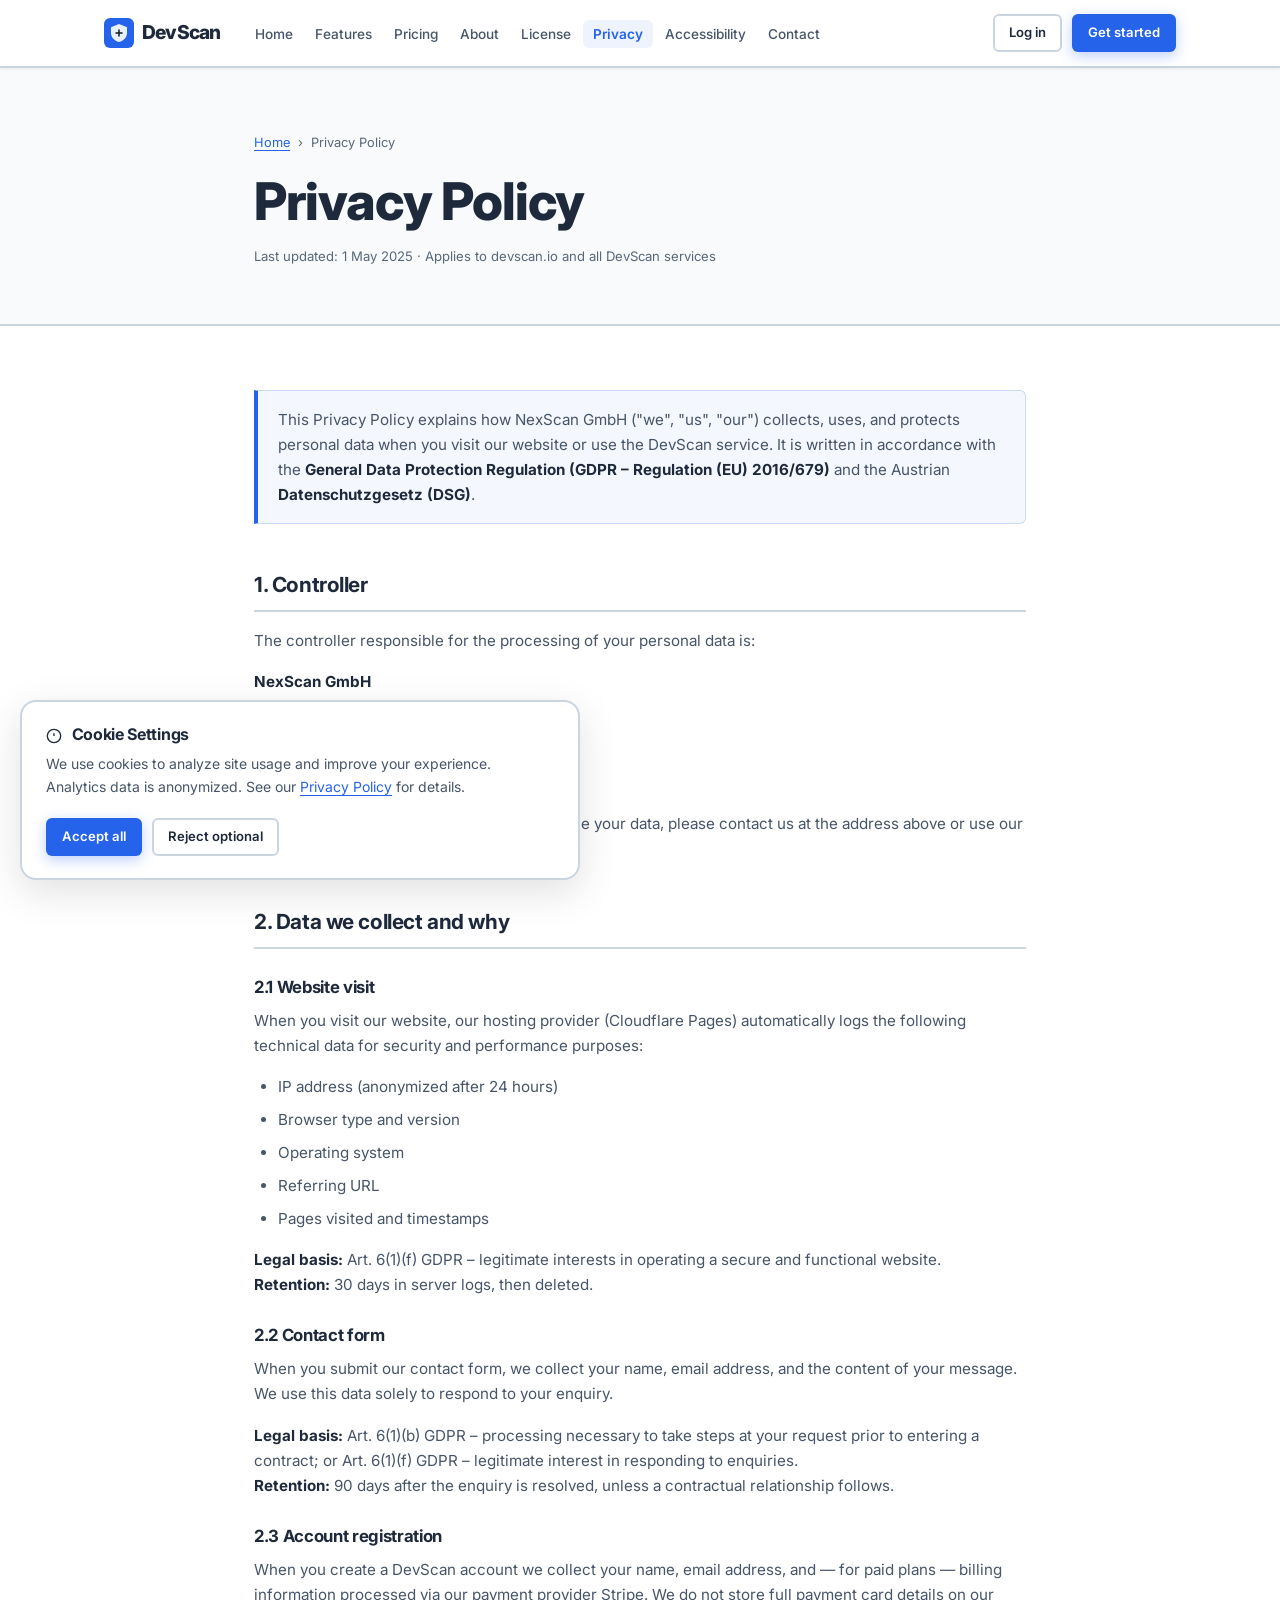
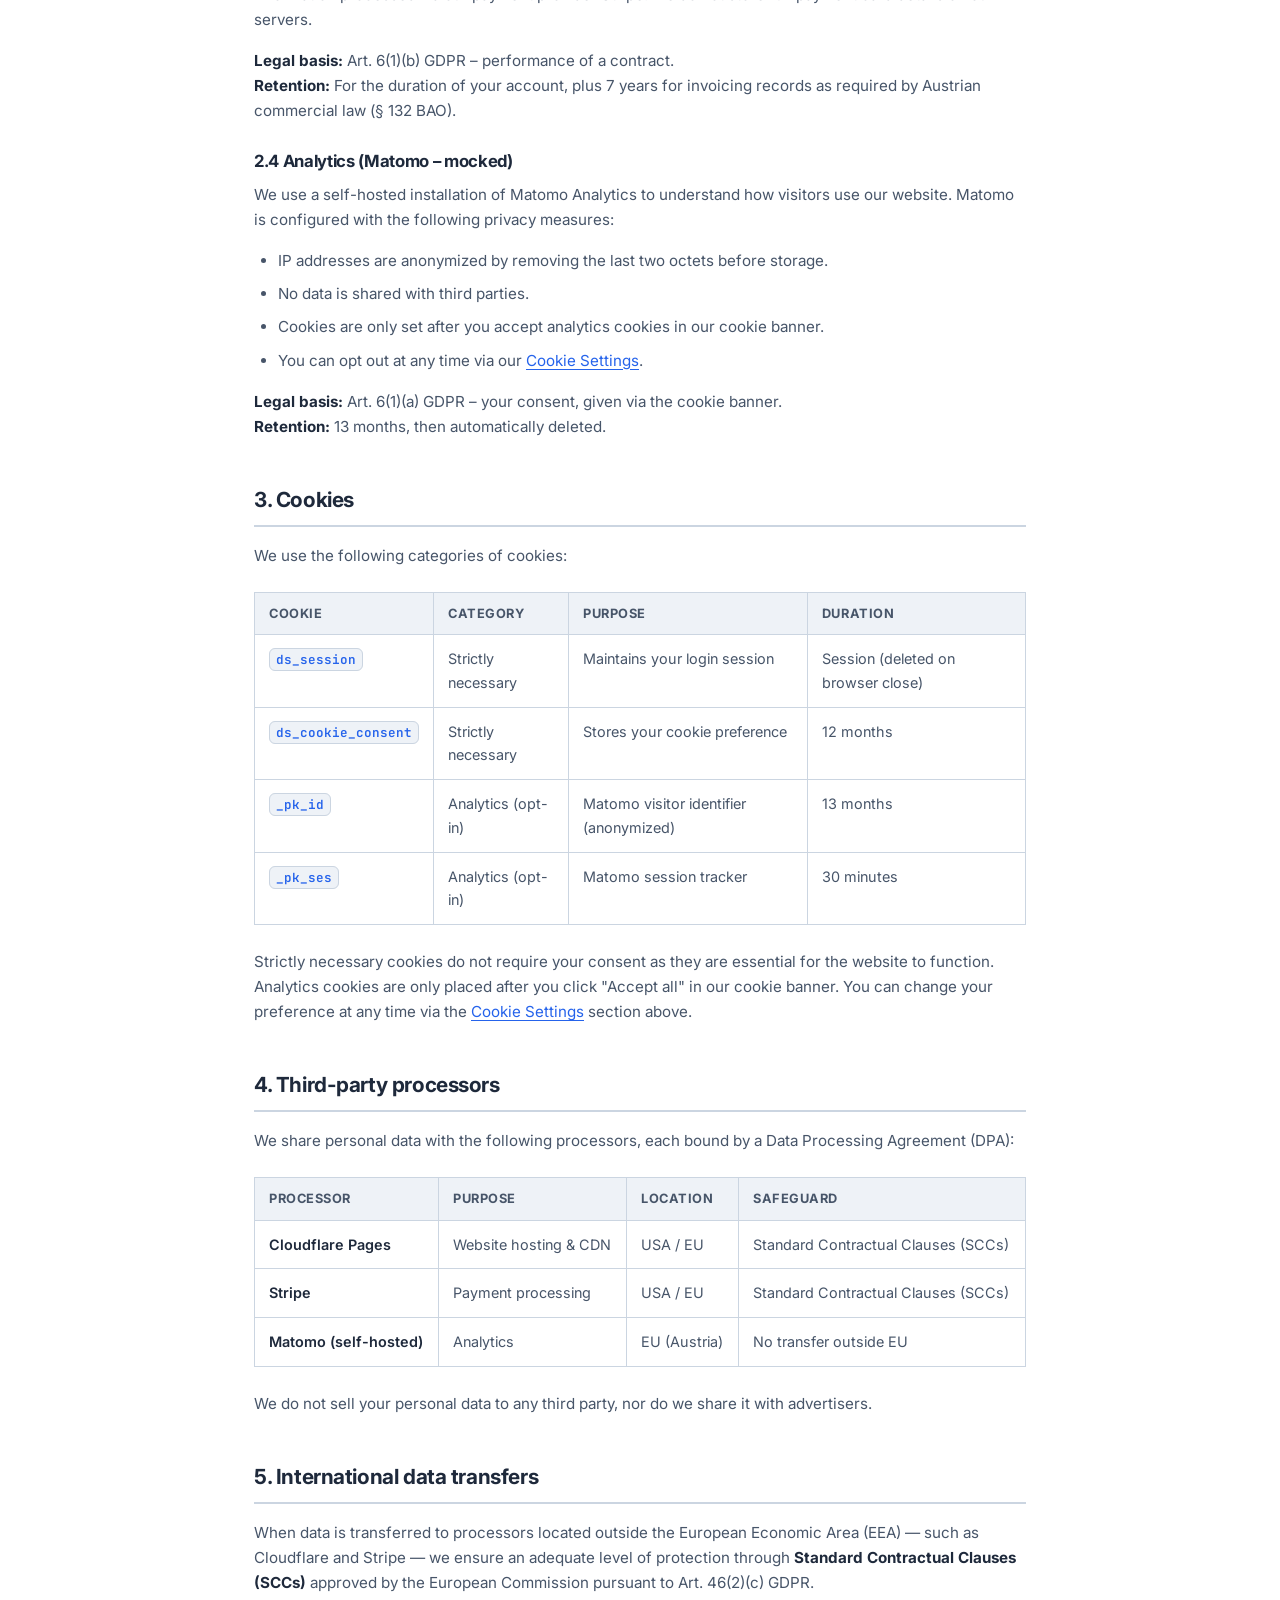
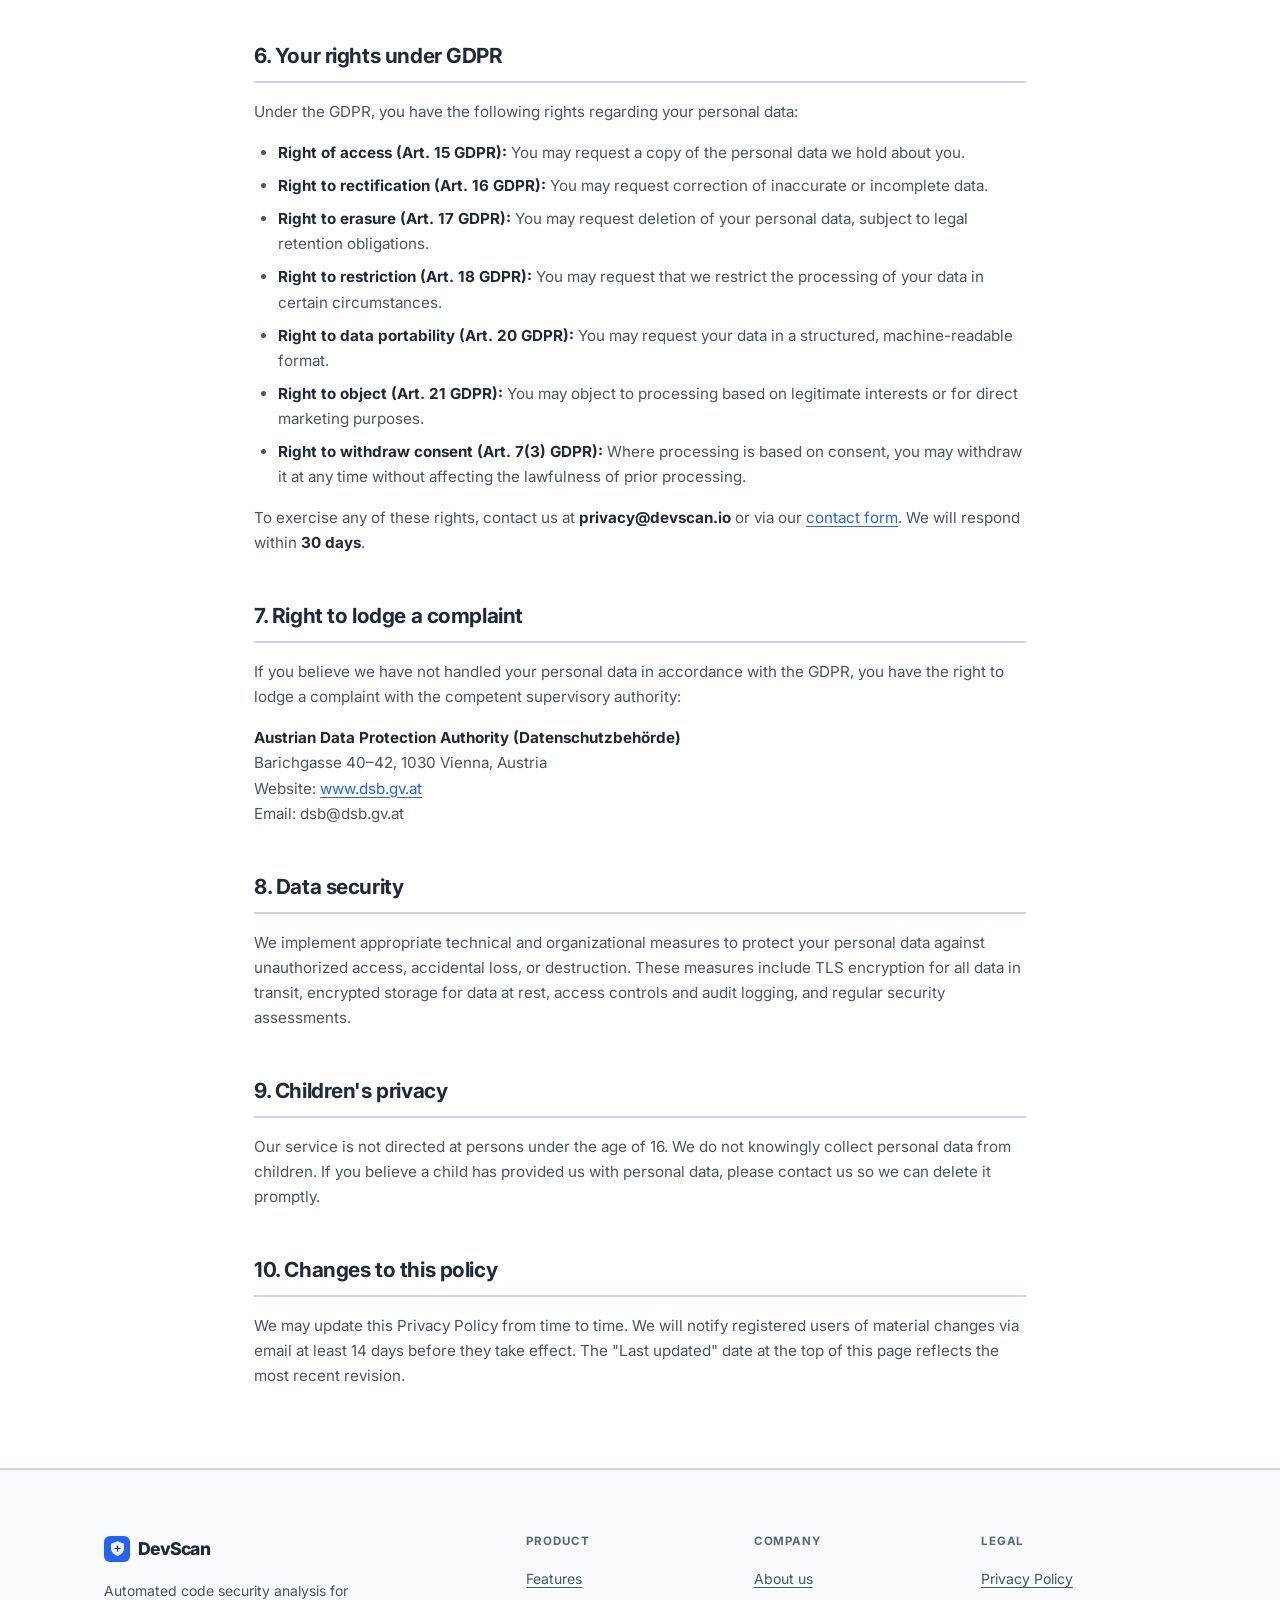
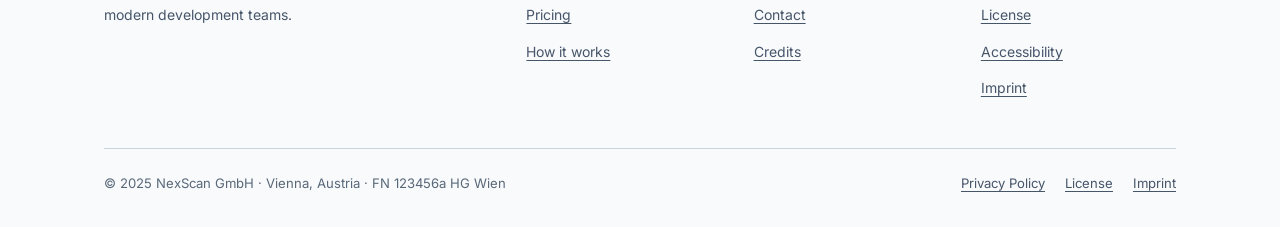
<file: privacy.html>
<!DOCTYPE html>
<html lang="en">
<head>
  <meta charset="UTF-8">
  <meta name="viewport" content="width=device-width, initial-scale=1.0">
  <meta name="description" content="DevScan Privacy Policy – how we collect, use, and protect your personal data in accordance with GDPR.">
  <title>Privacy Policy – DevScan</title>
  <link rel="stylesheet" href="css/style.css">
</head>
<body>

  <a href="#main-content" class="skip-link">Skip to main content</a>

  <nav class="nav" aria-label="Main navigation">
    <div class="nav__inner">
      <a href="index.html" class="nav__logo" aria-label="DevScan – Home">
        <div class="nav__logo-icon" aria-hidden="true">
          <svg width="16" height="18" viewBox="0 0 16 18" fill="none"><path d="M8 0L0 3.27V9c0 4.14 3.4 8.02 8 9 4.6-.98 8-4.86 8-9V3.27L8 0z" fill="white" fill-opacity=".9"/><line x1="5" y1="9" x2="11" y2="9" stroke="#0F172A" stroke-width="1.5" stroke-linecap="round"/><line x1="8" y1="6" x2="8" y2="12" stroke="#0F172A" stroke-width="1.5" stroke-linecap="round"/></svg>
        </div>
        DevScan
      </a>
      <ul class="nav__links" role="list">
        <li><a href="index.html"          class="nav__link">Home</a></li>
        <li><a href="index.html#features" class="nav__link">Features</a></li>
        <li><a href="index.html#pricing"  class="nav__link">Pricing</a></li>
        <li><a href="about.html"          class="nav__link">About</a></li>
        <li><a href="license.html"        class="nav__link">License</a></li>
        <li><a href="privacy.html"         class="nav__link" aria-current="page">Privacy</a></li>
        <li><a href="accessibility.html"  class="nav__link">Accessibility</a></li>
        <li><a href="contact.html"         class="nav__link">Contact</a></li>
      </ul>
      <div class="nav__actions">
        <a href="#" class="btn btn--ghost btn--sm">Log in</a>
        <a href="index.html#pricing" class="btn btn--primary btn--sm">Get started</a>
        <button class="nav__toggle" id="nav-toggle" aria-expanded="false" aria-controls="nav-mobile" aria-label="Open menu">
          <svg width="22" height="22" viewBox="0 0 24 24" fill="none" stroke="currentColor" stroke-width="2" stroke-linecap="round" aria-hidden="true"><line x1="3" y1="6" x2="21" y2="6"/><line x1="3" y1="12" x2="21" y2="12"/><line x1="3" y1="18" x2="21" y2="18"/></svg>
        </button>
      </div>
    </div>
  </nav>

  <nav class="nav__mobile" id="nav-mobile" aria-hidden="true" aria-label="Mobile navigation">
    <a href="index.html"          class="nav__link">Home</a>
    <a href="index.html#features" class="nav__link">Features</a>
    <a href="index.html#pricing"  class="nav__link">Pricing</a>
    <a href="about.html"          class="nav__link">About</a>
    <a href="license.html"        class="nav__link">License</a>
    <a href="privacy.html"        class="nav__link" aria-current="page">Privacy</a>
    <a href="accessibility.html"  class="nav__link">Accessibility</a>
    <a href="contact.html"         class="nav__link">Contact</a>
    <a href="impressum.html"       class="nav__link">Imprint</a>
    <div style="display:flex;gap:8px;padding:12px 0 4px;border-top:1px solid var(--c-border);margin-top:8px;">
      <a href="#" class="btn btn--ghost btn--sm" style="flex:1;justify-content:center;">Log in</a>
      <a href="index.html#pricing" class="btn btn--primary btn--sm" style="flex:1;justify-content:center;">Get started</a>
    </div>
  </nav>

  <main id="main-content">

    <header class="page-hero">
      <div class="container">
        <nav class="page-breadcrumb" aria-label="Breadcrumb">
          <a href="index.html">Home</a>
          <span aria-hidden="true">›</span>
          <span aria-current="page">Privacy Policy</span>
        </nav>
        <h1>Privacy Policy</h1>
        <p class="page-hero__meta">Last updated: 1 May 2025 · Applies to devscan.io and all DevScan services</p>
      </div>
    </header>

    <div class="legal-content">

      <div class="info-box">
        <p>This Privacy Policy explains how NexScan GmbH ("we", "us", "our") collects, uses, and protects personal data when you visit our website or use the DevScan service. It is written in accordance with the <strong>General Data Protection Regulation (GDPR – Regulation (EU) 2016/679)</strong> and the Austrian <strong>Datenschutzgesetz (DSG)</strong>.</p>
      </div>

      <h2>1. Controller</h2>
      <p>The controller responsible for the processing of your personal data is:</p>
      <p>
        <strong>NexScan GmbH</strong><br>
        Porzellangasse 12<br>
        1090 Vienna, Austria<br>
        Email: privacy@devscan.io<br>
        Phone: +43 1 234 5678
      </p>
      <p>If you have any questions about how we handle your data, please contact us at the address above or use our <a href="impressum.html">contact form</a>.</p>

      <h2>2. Data we collect and why</h2>

      <h3>2.1 Website visit</h3>
      <p>When you visit our website, our hosting provider (Cloudflare Pages) automatically logs the following technical data for security and performance purposes:</p>
      <ul>
        <li>IP address (anonymized after 24 hours)</li>
        <li>Browser type and version</li>
        <li>Operating system</li>
        <li>Referring URL</li>
        <li>Pages visited and timestamps</li>
      </ul>
      <p><strong>Legal basis:</strong> Art. 6(1)(f) GDPR – legitimate interests in operating a secure and functional website.<br>
      <strong>Retention:</strong> 30 days in server logs, then deleted.</p>

      <h3>2.2 Contact form</h3>
      <p>When you submit our contact form, we collect your name, email address, and the content of your message. We use this data solely to respond to your enquiry.</p>
      <p><strong>Legal basis:</strong> Art. 6(1)(b) GDPR – processing necessary to take steps at your request prior to entering a contract; or Art. 6(1)(f) GDPR – legitimate interest in responding to enquiries.<br>
      <strong>Retention:</strong> 90 days after the enquiry is resolved, unless a contractual relationship follows.</p>

      <h3>2.3 Account registration</h3>
      <p>When you create a DevScan account we collect your name, email address, and — for paid plans — billing information processed via our payment provider Stripe. We do not store full payment card details on our servers.</p>
      <p><strong>Legal basis:</strong> Art. 6(1)(b) GDPR – performance of a contract.<br>
      <strong>Retention:</strong> For the duration of your account, plus 7 years for invoicing records as required by Austrian commercial law (§ 132 BAO).</p>

      <h3>2.4 Analytics (Matomo – mocked)</h3>
      <p>We use a self-hosted installation of Matomo Analytics to understand how visitors use our website. Matomo is configured with the following privacy measures:</p>
      <ul>
        <li>IP addresses are anonymized by removing the last two octets before storage.</li>
        <li>No data is shared with third parties.</li>
        <li>Cookies are only set after you accept analytics cookies in our cookie banner.</li>
        <li>You can opt out at any time via our <a href="#cookies">Cookie Settings</a>.</li>
      </ul>
      <p><strong>Legal basis:</strong> Art. 6(1)(a) GDPR – your consent, given via the cookie banner.<br>
      <strong>Retention:</strong> 13 months, then automatically deleted.</p>

      <h2>3. Cookies</h2>
      <p id="cookies">We use the following categories of cookies:</p>

      <table>
        <thead>
          <tr>
            <th scope="col">Cookie</th>
            <th scope="col">Category</th>
            <th scope="col">Purpose</th>
            <th scope="col">Duration</th>
          </tr>
        </thead>
        <tbody>
          <tr>
            <td><code>ds_session</code></td>
            <td>Strictly necessary</td>
            <td>Maintains your login session</td>
            <td>Session (deleted on browser close)</td>
          </tr>
          <tr>
            <td><code>ds_cookie_consent</code></td>
            <td>Strictly necessary</td>
            <td>Stores your cookie preference</td>
            <td>12 months</td>
          </tr>
          <tr>
            <td><code>_pk_id</code></td>
            <td>Analytics (opt-in)</td>
            <td>Matomo visitor identifier (anonymized)</td>
            <td>13 months</td>
          </tr>
          <tr>
            <td><code>_pk_ses</code></td>
            <td>Analytics (opt-in)</td>
            <td>Matomo session tracker</td>
            <td>30 minutes</td>
          </tr>
        </tbody>
      </table>

      <p>Strictly necessary cookies do not require your consent as they are essential for the website to function. Analytics cookies are only placed after you click "Accept all" in our cookie banner. You can change your preference at any time via the <a href="#cookies">Cookie Settings</a> section above.</p>

      <h2>4. Third-party processors</h2>
      <p>We share personal data with the following processors, each bound by a Data Processing Agreement (DPA):</p>

      <table>
        <thead>
          <tr>
            <th scope="col">Processor</th>
            <th scope="col">Purpose</th>
            <th scope="col">Location</th>
            <th scope="col">Safeguard</th>
          </tr>
        </thead>
        <tbody>
          <tr>
            <td>Cloudflare Pages</td>
            <td>Website hosting &amp; CDN</td>
            <td>USA / EU</td>
            <td>Standard Contractual Clauses (SCCs)</td>
          </tr>
          <tr>
            <td>Stripe</td>
            <td>Payment processing</td>
            <td>USA / EU</td>
            <td>Standard Contractual Clauses (SCCs)</td>
          </tr>
          <tr>
            <td>Matomo (self-hosted)</td>
            <td>Analytics</td>
            <td>EU (Austria)</td>
            <td>No transfer outside EU</td>
          </tr>
        </tbody>
      </table>

      <p>We do not sell your personal data to any third party, nor do we share it with advertisers.</p>

      <h2>5. International data transfers</h2>
      <p>When data is transferred to processors located outside the European Economic Area (EEA) — such as Cloudflare and Stripe — we ensure an adequate level of protection through <strong>Standard Contractual Clauses (SCCs)</strong> approved by the European Commission pursuant to Art. 46(2)(c) GDPR.</p>

      <h2>6. Your rights under GDPR</h2>
      <p>Under the GDPR, you have the following rights regarding your personal data:</p>
      <ul>
        <li><strong>Right of access (Art. 15 GDPR):</strong> You may request a copy of the personal data we hold about you.</li>
        <li><strong>Right to rectification (Art. 16 GDPR):</strong> You may request correction of inaccurate or incomplete data.</li>
        <li><strong>Right to erasure (Art. 17 GDPR):</strong> You may request deletion of your personal data, subject to legal retention obligations.</li>
        <li><strong>Right to restriction (Art. 18 GDPR):</strong> You may request that we restrict the processing of your data in certain circumstances.</li>
        <li><strong>Right to data portability (Art. 20 GDPR):</strong> You may request your data in a structured, machine-readable format.</li>
        <li><strong>Right to object (Art. 21 GDPR):</strong> You may object to processing based on legitimate interests or for direct marketing purposes.</li>
        <li><strong>Right to withdraw consent (Art. 7(3) GDPR):</strong> Where processing is based on consent, you may withdraw it at any time without affecting the lawfulness of prior processing.</li>
      </ul>
      <p>To exercise any of these rights, contact us at <strong>privacy@devscan.io</strong> or via our <a href="impressum.html">contact form</a>. We will respond within <strong>30 days</strong>.</p>

      <h2>7. Right to lodge a complaint</h2>
      <p>If you believe we have not handled your personal data in accordance with the GDPR, you have the right to lodge a complaint with the competent supervisory authority:</p>
      <p>
        <strong>Austrian Data Protection Authority (Datenschutzbehörde)</strong><br>
        Barichgasse 40–42, 1030 Vienna, Austria<br>
        Website: <a href="https://www.dsb.gv.at" target="_blank" rel="noopener">www.dsb.gv.at</a><br>
        Email: dsb@dsb.gv.at
      </p>

      <h2>8. Data security</h2>
      <p>We implement appropriate technical and organizational measures to protect your personal data against unauthorized access, accidental loss, or destruction. These measures include TLS encryption for all data in transit, encrypted storage for data at rest, access controls and audit logging, and regular security assessments.</p>

      <h2>9. Children's privacy</h2>
      <p>Our service is not directed at persons under the age of 16. We do not knowingly collect personal data from children. If you believe a child has provided us with personal data, please contact us so we can delete it promptly.</p>

      <h2>10. Changes to this policy</h2>
      <p>We may update this Privacy Policy from time to time. We will notify registered users of material changes via email at least 14 days before they take effect. The "Last updated" date at the top of this page reflects the most recent revision.</p>

    </div>
  </main>

  <footer class="footer">
    <div class="container">
      <div class="footer__grid">
        <div class="footer__brand">
          <a href="index.html" class="nav__logo" style="font-size:1.1rem;">
            <div class="nav__logo-icon" style="width:26px;height:26px;" aria-hidden="true">
              <svg width="13" height="15" viewBox="0 0 16 18" fill="none"><path d="M8 0L0 3.27V9c0 4.14 3.4 8.02 8 9 4.6-.98 8-4.86 8-9V3.27L8 0z" fill="white" fill-opacity=".9"/><line x1="5" y1="9" x2="11" y2="9" stroke="#0F172A" stroke-width="1.5" stroke-linecap="round"/><line x1="8" y1="6" x2="8" y2="12" stroke="#0F172A" stroke-width="1.5" stroke-linecap="round"/></svg>
            </div>
            DevScan
          </a>
          <p>Automated code security analysis for modern development teams.</p>
        </div>
        <div class="footer__col">
          <h3>Product</h3>
          <ul>
            <li><a href="index.html#features">Features</a></li>
            <li><a href="index.html#pricing">Pricing</a></li>
            <li><a href="index.html#how-it-works">How it works</a></li>
          </ul>
        </div>
        <div class="footer__col">
          <h3>Company</h3>
          <ul>
            <li><a href="about.html">About us</a></li>
            <li><a href="contact.html">Contact</a></li>
            <li><a href="about.html#credits">Credits</a></li>
          </ul>
        </div>
        <div class="footer__col">
          <h3>Legal</h3>
          <ul>
            <li><a href="privacy.html">Privacy Policy</a></li>
            <li><a href="license.html">License</a></li>
            <li><a href="accessibility.html">Accessibility</a></li>
            <li><a href="impressum.html">Imprint</a></li>
          </ul>
        </div>
      </div>
      <div class="footer__bottom">
        <p>© 2025 NexScan GmbH · Vienna, Austria · FN 123456a HG Wien</p>
        <div class="footer__legal-links">
          <a href="privacy.html">Privacy Policy</a>
          <a href="license.html">License</a>
          <a href="impressum.html">Imprint</a>
        </div>
      </div>
    </div>
  </footer>

  <script src="js/main.js"></script>
</body>
</html>
</file>
<file: css/style.css>
/* ============================================================
   DevScan – Design System (Light Theme)
   ============================================================ */

@import url('https://fonts.googleapis.com/css2?family=Inter:ital,wght@0,300;0,400;0,500;0,600;0,700;0,800;1,400&family=JetBrains+Mono:wght@400;500;600&display=swap');

/* ── Design Tokens ──────────────────────────────────────────── */
:root {
  --c-bg:            #FFFFFF;
  --c-surface:       #F8FAFC;
  --c-surface-2:     #EEF2F7;
  --c-border:        #CBD5E1;
  --c-border-light:  #E2E8F0;

  --c-primary:       #2563EB;
  --c-primary-dark:  #1D4ED8;
  --c-primary-glow:  rgba(37,99,235,.08);

  --c-accent:        #059669;
  --c-warn:          #D97706;
  --c-danger:        #DC2626;

  /* All text colors verified ≥ 4.5:1 on --c-bg white */
  --c-text:          #1E293B;   /* 16.7:1 */
  --c-text-muted:    #475569;   /* 6.7:1  */
  --c-text-faint:    #596878;   /* 5.1:1  */

  /* Code window stays dark */
  --c-code-bg:       #0F172A;
  --c-code-surface:  #1E293B;
  --c-code-border:   #334155;
  --c-code-text:     #F1F5F9;
  --c-code-muted:    #94A3B8;

  --font-sans: 'Inter', system-ui, -apple-system, sans-serif;
  --font-mono: 'JetBrains Mono', 'Fira Code', monospace;

  --nav-h:      68px;
  --container: 1120px;
  --pad:        clamp(16px, 5vw, 24px);

  --r-sm:   6px;
  --r-md:  10px;
  --r-lg:  16px;
  --r-xl:  24px;
  --r-full: 9999px;

  --shadow-sm: 0 1px 3px rgba(0,0,0,.08);
  --shadow-md: 0 4px 16px rgba(0,0,0,.1);
  --shadow-lg: 0 12px 40px rgba(0,0,0,.12);
  --shadow-primary: 0 4px 14px rgba(37,99,235,.3);
}

/* ── Reset ──────────────────────────────────────────────────── */
*, *::before, *::after { box-sizing: border-box; margin: 0; padding: 0; }
html { font-size: 16px; scroll-behavior: smooth; }
img, video, svg { display: block; max-width: 100%; }
a { color: inherit; text-decoration: none; }
button, input, select, textarea { font: inherit; }
ul, ol { list-style: none; }

/* ── Base ───────────────────────────────────────────────────── */
body {
  font-family: var(--font-sans);
  background: var(--c-bg);
  color: var(--c-text);
  line-height: 1.65;
  -webkit-font-smoothing: antialiased;
  overflow-x: hidden;
}

/* Skip link */
.skip-link {
  position: absolute;
  top: -100%;
  left: var(--pad);
  background: var(--c-primary);
  color: #fff;
  padding: 8px 16px;
  border-radius: var(--r-sm);
  font-weight: 600;
  z-index: 9999;
  transition: top .15s;
  text-decoration: underline;
}
.skip-link:focus { top: 8px; outline: 3px solid #fff; outline-offset: 2px; }

/* ── Typography ─────────────────────────────────────────────── */
h1, h2, h3, h4, h5, h6 { line-height: 1.25; font-weight: 700; letter-spacing: -.02em; }
h1 { font-size: clamp(2rem, 5vw, 3.25rem); font-weight: 800; }
h2 { font-size: clamp(1.5rem, 3.5vw, 2.1rem); }
h3 { font-size: clamp(1.05rem, 2.5vw, 1.25rem); }
h4 { font-size: 1rem; }

p { max-width: 68ch; }
.lead { font-size: clamp(1rem, 2vw, 1.15rem); color: var(--c-text-muted); line-height: 1.75; }

code, kbd, pre { font-family: var(--font-mono); }
code {
  background: var(--c-surface-2);
  border: 1px solid var(--c-border);
  border-radius: var(--r-sm);
  padding: 2px 6px;
  font-size: .875em;
  color: var(--c-primary);
}

/* Content links – underlined so they don't rely on color alone */
.legal-content a,
.about-section a,
.contact-info a,
p a:not(.btn),
li a:not(.nav__link):not(.btn):not(.footer__col a) {
  color: var(--c-primary);
  text-decoration: underline;
  text-underline-offset: 3px;
}
.legal-content a:hover,
.about-section a:hover,
p a:not(.btn):hover { text-decoration: none; }

/* ── Layout ─────────────────────────────────────────────────── */
.container {
  max-width: var(--container);
  margin-inline: auto;
  padding-inline: var(--pad);
}

.section { padding-block: clamp(60px, 10vw, 96px); }
.section--alt { background: var(--c-surface); }

.grid-3 { display: grid; grid-template-columns: repeat(auto-fit, minmax(280px, 1fr)); gap: 24px; }
.grid-2 { display: grid; grid-template-columns: repeat(auto-fit, minmax(320px, 1fr)); gap: 32px; }

.text-center { text-align: center; }
.text-muted   { color: var(--c-text-muted); }

/* ── Navigation ─────────────────────────────────────────────── */
.nav {
  position: fixed;
  inset: 0 0 auto 0;
  height: var(--nav-h);
  background: #fff;
  border-bottom: 2px solid var(--c-border);
  box-shadow: var(--shadow-sm);
  z-index: 900;
}
.nav__inner {
  max-width: var(--container);
  margin-inline: auto;
  padding-inline: var(--pad);
  height: 100%;
  display: flex;
  align-items: center;
  gap: 24px;
}
.nav__logo {
  font-size: 1.2rem;
  font-weight: 800;
  letter-spacing: -.04em;
  color: var(--c-text);
  display: flex;
  align-items: center;
  gap: 8px;
  white-space: nowrap;
  flex-shrink: 0;
}
.nav__logo-icon {
  width: 30px; height: 30px;
  background: var(--c-primary);
  border-radius: var(--r-sm);
  display: flex; align-items: center; justify-content: center;
}
.nav__links {
  display: flex;
  align-items: center;
  gap: 2px;
  flex: 1;
}
.nav__link {
  padding: 6px 10px;
  border-radius: var(--r-sm);
  font-size: .85rem;
  font-weight: 500;
  color: var(--c-text-muted);
  transition: color .15s, background .15s;
  white-space: nowrap;
  text-decoration: none;
}
.nav__link:hover { color: var(--c-text); background: var(--c-surface-2); }
.nav__link[aria-current="page"] { color: var(--c-primary); background: var(--c-primary-glow); font-weight: 600; }
.nav__link:focus-visible { outline: 2px solid var(--c-primary); outline-offset: 2px; border-radius: var(--r-sm); }
.nav__actions { display: flex; align-items: center; gap: 10px; margin-left: auto; }
.nav__toggle {
  display: none;
  background: none; border: 1px solid var(--c-border);
  color: var(--c-text); cursor: pointer;
  padding: 7px; border-radius: var(--r-sm);
}
.nav__toggle:focus-visible { outline: 2px solid var(--c-primary); outline-offset: 2px; }
.nav__mobile {
  display: none;
  position: fixed;
  top: var(--nav-h); left: 0; right: 0;
  background: #fff;
  border-bottom: 2px solid var(--c-border);
  box-shadow: var(--shadow-md);
  padding: 12px;
  z-index: 899;
  flex-direction: column; gap: 2px;
}
.nav__mobile.is-open { display: flex; }
.nav__mobile .nav__link { padding: 10px 14px; }

/* ── Buttons ────────────────────────────────────────────────── */
.btn {
  display: inline-flex; align-items: center; gap: 8px;
  padding: 10px 20px;
  border-radius: var(--r-md);
  font-weight: 600; font-size: .9rem;
  cursor: pointer; border: 2px solid transparent;
  transition: background .15s, box-shadow .15s, transform .1s, border-color .15s;
  white-space: nowrap; text-decoration: none;
}
.btn:active { transform: translateY(1px); }
.btn:focus-visible { outline: 2px solid var(--c-primary); outline-offset: 3px; }

.btn--primary { background: var(--c-primary); color: #fff; box-shadow: var(--shadow-primary); }
.btn--primary:hover { background: var(--c-primary-dark); }

.btn--ghost { background: transparent; color: var(--c-text); border-color: var(--c-border); }
.btn--ghost:hover { background: var(--c-surface); border-color: var(--c-border-light); }

.btn--sm { padding: 6px 14px; font-size: .82rem; border-radius: var(--r-sm); }
.btn--lg { padding: 14px 32px; font-size: 1rem; border-radius: var(--r-lg); }

/* ── Hero ───────────────────────────────────────────────────── */
.hero {
  padding-top: calc(var(--nav-h) + clamp(56px, 10vw, 80px));
  padding-bottom: clamp(56px, 10vw, 80px);
  background: var(--c-surface);
  border-bottom: 1px solid var(--c-border);
}
.hero__inner {
  max-width: var(--container); margin-inline: auto; padding-inline: var(--pad);
  display: grid; grid-template-columns: 1fr 1fr;
  gap: 56px; align-items: center;
}
.hero__badge {
  display: inline-flex; align-items: center; gap: 6px;
  background: var(--c-primary-glow);
  border: 1px solid rgba(37,99,235,.2);
  border-radius: var(--r-full);
  padding: 4px 14px;
  font-size: .75rem; font-weight: 700;
  color: var(--c-primary); margin-bottom: 20px; width: fit-content;
  letter-spacing: .04em; text-transform: uppercase;
}
.hero__badge-dot { width: 6px; height: 6px; border-radius: 50%; background: var(--c-accent); }
.hero__title { margin-bottom: 20px; }
.hero__title mark { background: none; color: var(--c-primary); }
.hero__lead { margin-bottom: 32px; }
.hero__actions { display: flex; gap: 14px; flex-wrap: wrap; align-items: center; }
.hero__note { margin-top: 16px; font-size: .78rem; color: var(--c-text-faint); }

/* Code window – stays dark */
.code-window {
  background: var(--c-code-bg);
  border: 1px solid var(--c-code-border);
  border-radius: var(--r-lg);
  overflow: hidden;
  box-shadow: var(--shadow-lg);
}
.code-window__bar {
  display: flex; align-items: center; gap: 6px;
  padding: 10px 14px;
  background: var(--c-code-surface);
  border-bottom: 1px solid var(--c-code-border);
}
.dot { width: 11px; height: 11px; border-radius: 50%; }
.dot--r { background: #FF5F57; }
.dot--y { background: #FFBD2E; }
.dot--g { background: #28C840; }
.code-window__fname { margin-left: 6px; font-size: .78rem; font-family: var(--font-mono); color: var(--c-code-muted); }
.code-window__body { padding: 16px; font-family: var(--font-mono); font-size: .78rem; line-height: 1.9; overflow-x: auto; color: var(--c-code-text); }
.cl { display: flex; gap: 14px; }
.cl-n { color: #475569; user-select: none; min-width: 18px; text-align: right; }
.cl-t { flex: 1; }
.cl--danger { background: rgba(239,68,68,.07); border-left: 2px solid #EF4444; margin-left: -16px; padding-left: 14px; }
.cl--warn   { background: rgba(245,158,11,.07); border-left: 2px solid #F59E0B; margin-left: -16px; padding-left: 14px; }
.tk-kw  { color: #C792EA; }
.tk-str { color: #C3E88D; }
.tk-fn  { color: #82AAFF; }
.tk-var { color: #F78C6C; }
.tk-cm  { color: #475569; font-style: italic; }
.badge { display: inline-block; padding: 1px 5px; border-radius: 3px; font-size: .6rem; font-weight: 700; margin-left: 8px; vertical-align: middle; }
.badge--crit { background: rgba(239,68,68,.25); color: #FCA5A5; }
.badge--high { background: rgba(245,158,11,.25); color: #FDE68A; }

.scan-bar {
  display: flex; align-items: center; justify-content: space-between;
  padding: 10px 16px;
  background: var(--c-code-surface);
  border-top: 1px solid var(--c-code-border);
  font-size: .78rem;
}
.issue-counts { display: flex; gap: 16px; }
.ic { display: flex; align-items: center; gap: 5px; font-weight: 600; }
.ic--c { color: #F87171; }
.ic--h { color: #FBD38D; }
.ic--l { color: #6EE7B7; }

/* Trusted-by strip */
.trusted-strip {
  padding-block: 24px;
  border-top: 1px solid var(--c-border);
  border-bottom: 1px solid var(--c-border);
  background: var(--c-bg);
}

/* ── Section headers ────────────────────────────────────────── */
.section-header { text-align: center; margin-bottom: 56px; }
.eyebrow {
  display: inline-block; font-size: .75rem; font-weight: 700;
  letter-spacing: .1em; text-transform: uppercase;
  color: var(--c-primary); margin-bottom: 12px;
}
.section-header h2 { margin-bottom: 16px; }
.section-header p { color: var(--c-text-muted); margin-inline: auto; }

/* ── Feature cards ──────────────────────────────────────────── */
.feature-card {
  background: var(--c-bg);
  border: 2px solid var(--c-border);
  border-radius: var(--r-lg); padding: 28px;
  transition: border-color .2s, box-shadow .2s, transform .2s;
}
.feature-card:hover { border-color: var(--c-primary); box-shadow: var(--shadow-md); transform: translateY(-2px); }
.feature-icon {
  width: 46px; height: 46px;
  background: var(--c-primary-glow);
  border: 1px solid rgba(37,99,235,.2);
  border-radius: var(--r-md);
  display: flex; align-items: center; justify-content: center;
  margin-bottom: 20px; color: var(--c-primary);
}
.feature-card h3 { margin-bottom: 10px; }
.feature-card p  { color: var(--c-text-muted); font-size: .9rem; margin: 0; }

/* ── Steps ──────────────────────────────────────────────────── */
.steps { display: grid; grid-template-columns: repeat(auto-fit, minmax(240px, 1fr)); gap: 32px; }
.step { display: flex; flex-direction: column; gap: 16px; }
.step-num {
  width: 44px; height: 44px;
  background: var(--c-primary); color: #fff;
  border-radius: var(--r-md);
  display: flex; align-items: center; justify-content: center;
  font-weight: 800; font-size: 1.05rem; flex-shrink: 0;
}
.step h3 { margin-bottom: 8px; }
.step p  { color: var(--c-text-muted); font-size: .9rem; margin: 0; }

/* ── Pricing ────────────────────────────────────────────────── */
.pricing-grid { display: grid; grid-template-columns: repeat(auto-fit, minmax(280px, 1fr)); gap: 24px; align-items: start; }
.pricing-card {
  background: var(--c-bg);
  border: 2px solid var(--c-border);
  border-radius: var(--r-lg); padding: 36px 32px;
  position: relative; transition: box-shadow .2s, transform .2s;
}
.pricing-card:hover { box-shadow: var(--shadow-md); transform: translateY(-2px); }
.pricing-card--featured {
  border-color: var(--c-primary);
  box-shadow: 0 0 0 1px var(--c-primary), var(--shadow-md);
}
.pricing-pill {
  position: absolute; top: -13px; left: 50%; transform: translateX(-50%);
  background: var(--c-primary); color: #fff;
  padding: 3px 16px; border-radius: var(--r-full);
  font-size: .72rem; font-weight: 700; white-space: nowrap; letter-spacing: .04em;
}
.pricing-name { font-size: .75rem; font-weight: 700; letter-spacing: .08em; text-transform: uppercase; color: var(--c-text-muted); margin-bottom: 16px; }
.pricing-price { display: flex; align-items: baseline; gap: 3px; margin-bottom: 8px; }
.pricing-price .cur { font-size: 1.4rem; font-weight: 600; color: var(--c-text-muted); margin-top: 4px; }
.pricing-price .amt { font-size: 3rem; font-weight: 800; letter-spacing: -.04em; line-height: 1; }
.pricing-price .per { font-size: .9rem; color: var(--c-text-muted); }
.pricing-desc { font-size: .875rem; color: var(--c-text-muted); margin-bottom: 24px; }
.pricing-div  { height: 1px; background: var(--c-border); margin-bottom: 24px; }
.pricing-feats { display: flex; flex-direction: column; gap: 12px; margin-bottom: 32px; }
.pricing-feat  { display: flex; align-items: flex-start; gap: 10px; font-size: .875rem; }
.pricing-feat svg { color: var(--c-accent); flex-shrink: 0; margin-top: 2px; }
.pricing-feat--off { color: var(--c-text-faint); }
.pricing-feat--off svg { color: var(--c-border); }
.pricing-card .btn { width: 100%; justify-content: center; }

/* ── CTA Banner ─────────────────────────────────────────────── */
.cta-banner {
  background: var(--c-primary);
  border-radius: var(--r-xl); padding: 72px 48px; text-align: center;
  color: #fff;
}
.cta-banner h2 { margin-bottom: 16px; color: #fff; }
.cta-banner p  { color: rgba(255,255,255,.85); margin-inline: auto; margin-bottom: 40px; }
.cta-actions { display: flex; gap: 14px; justify-content: center; flex-wrap: wrap; }
.cta-banner .btn--white { background: #fff; color: var(--c-primary); font-weight: 700; }
.cta-banner .btn--white:hover { background: #EFF6FF; }
.cta-banner .btn--ghost { border-color: rgba(255,255,255,.5); color: #fff; }
.cta-banner .btn--ghost:hover { background: rgba(255,255,255,.1); border-color: #fff; }

/* ── Footer ─────────────────────────────────────────────────── */
.footer {
  background: var(--c-surface);
  border-top: 2px solid var(--c-border);
  padding-block: 64px 32px;
}
.footer__grid { display: grid; grid-template-columns: 2fr 1fr 1fr 1fr; gap: 32px; margin-bottom: 48px; }
.footer__brand p { color: var(--c-text-muted); font-size: .875rem; margin-top: 16px; max-width: 30ch; }
.footer__col h3 {
  font-size: .72rem; font-weight: 700;
  letter-spacing: .08em; text-transform: uppercase;
  color: var(--c-text-faint); margin-bottom: 16px;
}
.footer__col ul { display: flex; flex-direction: column; gap: 10px; }
.footer__col a  { color: var(--c-text-muted); font-size: .875rem; transition: color .15s; text-decoration: underline; text-underline-offset: 3px; }
.footer__col a:hover { color: var(--c-primary); }
.footer__col a:focus-visible { outline: 2px solid var(--c-primary); outline-offset: 2px; border-radius: 3px; }
.footer__bottom {
  display: flex; align-items: center; justify-content: space-between;
  padding-top: 24px; border-top: 1px solid var(--c-border);
  font-size: .82rem; color: var(--c-text-faint); flex-wrap: wrap; gap: 16px;
}
.footer__bottom a { color: var(--c-text-muted); text-decoration: underline; text-underline-offset: 3px; transition: color .15s; }
.footer__bottom a:hover { color: var(--c-primary); }
.footer__legal-links { display: flex; gap: 20px; }

/* ── Page hero (inner pages) ────────────────────────────────── */
.page-hero {
  padding-top: calc(var(--nav-h) + clamp(40px, 8vw, 64px));
  padding-bottom: clamp(36px, 6vw, 56px);
  background: var(--c-surface);
  border-bottom: 2px solid var(--c-border);
}
.page-hero .container { max-width: 820px; }
.page-breadcrumb {
  display: flex; align-items: center; gap: 8px;
  font-size: .8rem; color: var(--c-text-faint); margin-bottom: 16px;
}
.page-breadcrumb a { color: var(--c-primary); text-decoration: underline; text-underline-offset: 3px; }
.page-breadcrumb a:hover { text-decoration: none; }
.page-hero__meta { font-size: .82rem; color: var(--c-text-faint); margin-top: 12px; }

/* ── Legal content ──────────────────────────────────────────── */
.legal-content {
  max-width: 820px; margin-inline: auto;
  padding-inline: var(--pad); padding-block: 64px;
}
.legal-content > h2 {
  font-size: 1.3rem; margin-top: 48px; margin-bottom: 16px;
  padding-bottom: 12px; border-bottom: 2px solid var(--c-border);
}
.legal-content > h2:first-child { margin-top: 0; }
.legal-content h3 { font-size: 1.05rem; margin-top: 28px; margin-bottom: 10px; }
.legal-content p  { color: var(--c-text-muted); margin-bottom: 16px; font-size: .95rem; max-width: none; }
.legal-content ul, .legal-content ol { margin-bottom: 16px; padding-left: 24px; }
.legal-content ul { list-style: disc; }
.legal-content ol { list-style: decimal; }
.legal-content li { color: var(--c-text-muted); font-size: .95rem; margin-bottom: 8px; }
.legal-content a  { color: var(--c-primary); text-decoration: underline; text-underline-offset: 3px; }
.legal-content a:hover { text-decoration: none; }
.legal-content strong { color: var(--c-text); }
.legal-content table { width: 100%; border-collapse: collapse; margin-block: 24px; font-size: .9rem; }
.legal-content table th { text-align: left; padding: 10px 14px; background: var(--c-surface-2); border: 1px solid var(--c-border); font-size: .8rem; text-transform: uppercase; letter-spacing: .04em; color: var(--c-text-muted); }
.legal-content table td { padding: 12px 14px; border: 1px solid var(--c-border); color: var(--c-text-muted); vertical-align: top; }
.legal-content table td:first-child { font-weight: 600; color: var(--c-text); }

.info-box {
  background: rgba(37,99,235,.05);
  border: 1px solid rgba(37,99,235,.2);
  border-left: 4px solid var(--c-primary);
  border-radius: 0 var(--r-sm) var(--r-sm) 0;
  padding: 16px 20px; margin-bottom: 24px;
}
.info-box p { margin: 0; }
.warn-box {
  background: rgba(217,119,6,.05);
  border: 1px solid rgba(217,119,6,.2);
  border-left: 4px solid var(--c-warn);
  border-radius: 0 var(--r-sm) var(--r-sm) 0;
  padding: 16px 20px; margin-bottom: 24px;
}
.warn-box p { margin: 0; color: var(--c-text-muted); }

/* ── About page ─────────────────────────────────────────────── */
.about-section { padding-block: clamp(48px, 8vw, 72px); }
.about-section + .about-section { border-top: 2px solid var(--c-border); }

.brand-grid { display: grid; grid-template-columns: repeat(auto-fit, minmax(240px, 1fr)); gap: 24px; margin-block: 40px; }
.brand-card {
  background: var(--c-bg); border: 2px solid var(--c-border);
  border-radius: var(--r-lg); padding: 36px 28px; text-align: center;
}
.brand-card__visual { height: 100px; display: flex; align-items: center; justify-content: center; margin-bottom: 20px; }
.brand-card h3 { margin-bottom: 8px; }
.brand-card__type {
  display: inline-block; font-size: .7rem; font-weight: 700;
  letter-spacing: .06em; text-transform: uppercase;
  color: var(--c-primary); background: var(--c-primary-glow);
  padding: 3px 10px; border-radius: var(--r-full); margin-bottom: 12px;
}
.brand-card p { color: var(--c-text-muted); font-size: .875rem; margin: 0; }

.wordmark { font-family: var(--font-mono); font-size: 2.2rem; font-weight: 600; letter-spacing: -.06em; color: var(--c-text); }
.wordmark span { color: var(--c-primary); }

.color-swatches { display: flex; gap: 8px; justify-content: center; }
.swatch { width: 40px; height: 40px; border-radius: var(--r-sm); border: 1px solid var(--c-border); }
.swatch-label { font-size: .65rem; font-family: var(--font-mono); color: var(--c-text-faint); margin-top: 4px; text-align: center; }

.nizza-table { width: 100%; border-collapse: collapse; margin-block: 24px; }
.nizza-table th { text-align: left; padding: 10px 14px; background: var(--c-surface-2); border: 1px solid var(--c-border); font-size: .78rem; text-transform: uppercase; letter-spacing: .04em; color: var(--c-text-muted); }
.nizza-table td { padding: 14px; border: 1px solid var(--c-border); font-size: .9rem; }
.nizza-table td:first-child { font-weight: 700; color: var(--c-primary); white-space: nowrap; }
.nizza-table td:nth-child(2) { color: var(--c-text); }
.nizza-table td:last-child    { color: var(--c-text-muted); }

.team-grid { display: grid; grid-template-columns: repeat(auto-fill, minmax(160px, 1fr)); gap: 24px; margin-top: 40px; }
.team-member { text-align: center; }
.team-avatar {
  width: 68px; height: 68px; border-radius: 50%;
  background: var(--c-primary-glow);
  border: 2px solid var(--c-primary);
  margin: 0 auto 14px;
  display: flex; align-items: center; justify-content: center;
  font-size: 1.1rem; font-weight: 700; color: var(--c-primary);
}
.team-member h3  { font-size: .9rem; margin-bottom: 3px; }
.team-member p   { font-size: .78rem; color: var(--c-text-muted); margin: 0; }

.stat-row { display: grid; grid-template-columns: repeat(auto-fit, minmax(150px, 1fr)); gap: 20px; margin-block: 40px; }
.stat { text-align: center; padding: 24px 16px; background: var(--c-bg); border: 2px solid var(--c-border); border-radius: var(--r-lg); }
.stat__val { font-size: 2rem; font-weight: 800; color: var(--c-primary); letter-spacing: -.03em; margin-bottom: 4px; }
.stat__lbl { font-size: .8rem; color: var(--c-text-muted); }

.credits-table { width: 100%; border-collapse: collapse; font-size: .875rem; }
.credits-table th { text-align: left; padding: 10px 14px; background: var(--c-surface-2); border: 1px solid var(--c-border); font-size: .75rem; text-transform: uppercase; letter-spacing: .04em; color: var(--c-text-muted); }
.credits-table td { padding: 12px 14px; border: 1px solid var(--c-border); color: var(--c-text-muted); vertical-align: top; }
.credits-table td:first-child { color: var(--c-text); font-weight: 500; }
.credits-table a { color: var(--c-primary); text-decoration: underline; text-underline-offset: 3px; }

/* ── Contact ────────────────────────────────────────────────── */
.contact-grid { display: grid; grid-template-columns: 1fr 1.5fr; gap: 64px; align-items: start; }
.contact-info h2 { margin-bottom: 16px; }
.contact-info > p { color: var(--c-text-muted); margin-bottom: 40px; }
.contact-detail { display: flex; gap: 16px; align-items: flex-start; margin-bottom: 24px; }
.contact-detail__icon {
  width: 40px; height: 40px;
  background: var(--c-primary-glow);
  border: 1px solid rgba(37,99,235,.2); border-radius: var(--r-md);
  display: flex; align-items: center; justify-content: center;
  color: var(--c-primary); flex-shrink: 0;
}
.contact-detail h4 { font-size: .72rem; font-weight: 700; text-transform: uppercase; letter-spacing: .06em; color: var(--c-text-faint); margin-bottom: 4px; }
.contact-detail p  { color: var(--c-text); font-size: .9rem; margin: 0; }

.form-card { background: var(--c-surface); border: 2px solid var(--c-border); border-radius: var(--r-lg); padding: 36px; }
.form-group { margin-bottom: 20px; }
.form-group label { display: block; font-size: .875rem; font-weight: 600; margin-bottom: 8px; color: var(--c-text); }
.form-group input,
.form-group select,
.form-group textarea {
  width: 100%; background: var(--c-bg);
  border: 2px solid var(--c-border); border-radius: var(--r-md);
  padding: 10px 14px; color: var(--c-text); font-size: .925rem;
  transition: border-color .15s, box-shadow .15s; outline: none;
}
.form-group input:focus,
.form-group select:focus,
.form-group textarea:focus {
  border-color: var(--c-primary);
  box-shadow: 0 0 0 3px rgba(37,99,235,.12);
}
.form-group textarea { resize: vertical; min-height: 120px; }
.form-row { display: grid; grid-template-columns: 1fr 1fr; gap: 16px; }
.form-note { font-size: .78rem; color: var(--c-text-faint); margin-top: 8px; }
.form-note a { color: var(--c-primary); text-decoration: underline; text-underline-offset: 3px; }
.form-success { display: none; text-align: center; padding: 40px 20px; }
.form-success.is-visible { display: block; }
.form-success__icon { color: var(--c-accent); margin: 0 auto 16px; }
.form-success h3 { margin-bottom: 8px; }
.form-success p  { color: var(--c-text-muted); margin: 0; }

/* ── Accessibility page ─────────────────────────────────────── */
.conformance-badge {
  display: inline-flex; align-items: center; gap: 16px;
  background: rgba(5,150,105,.06);
  border: 2px solid rgba(5,150,105,.25); border-radius: var(--r-lg);
  padding: 20px 28px; margin-bottom: 40px;
}
.conformance-badge svg { color: var(--c-accent); flex-shrink: 0; }
.conformance-badge strong { display: block; color: var(--c-accent); font-size: 1rem; margin-bottom: 2px; }
.conformance-badge span { font-size: .875rem; color: var(--c-text-muted); }

/* ── Cookie banner ──────────────────────────────────────────── */
.cookie-banner {
  position: fixed; bottom: 20px; left: 20px; right: 20px;
  max-width: 560px;
  background: var(--c-bg); border: 2px solid var(--c-border);
  border-radius: var(--r-lg); padding: 22px 24px;
  box-shadow: var(--shadow-lg); z-index: 1000; display: none;
}
.cookie-banner.is-visible { display: block; }
.cookie-banner h3  { font-size: 1rem; margin-bottom: 8px; color: var(--c-text); }
.cookie-banner p   { font-size: .875rem; color: var(--c-text-muted); margin-bottom: 20px; }
.cookie-banner p a { color: var(--c-primary); text-decoration: underline; text-underline-offset: 3px; }
.cookie-actions { display: flex; gap: 10px; flex-wrap: wrap; }

/* ── Utilities ──────────────────────────────────────────────── */
.sr-only {
  position: absolute; width: 1px; height: 1px;
  padding: 0; margin: -1px; overflow: hidden;
  clip: rect(0,0,0,0); white-space: nowrap; border-width: 0;
}
.mt-4  { margin-top: 16px; }
.mt-6  { margin-top: 24px; }
.mt-8  { margin-top: 32px; }
.mt-12 { margin-top: 48px; }
.mb-6  { margin-bottom: 24px; }
.mb-8  { margin-bottom: 32px; }
.inline-flex { display: inline-flex; align-items: center; gap: 8px; }

/* ── Responsive ─────────────────────────────────────────────── */
@media (max-width: 900px) {
  .footer__grid { grid-template-columns: 1fr 1fr; }
  .contact-grid { grid-template-columns: 1fr; }
}
@media (max-width: 768px) {
  .hero__inner { grid-template-columns: 1fr; }
  .code-window { display: none; }
  .nav__links  { display: none; }
  .nav__actions .btn--ghost { display: none; }
  .nav__toggle { display: block; }
}
@media (max-width: 540px) {
  .footer__grid   { grid-template-columns: 1fr; }
  .pricing-grid   { grid-template-columns: 1fr; }
  .hero__actions  { flex-direction: column; align-items: stretch; }
  .hero__actions .btn { justify-content: center; }
  .cta-banner     { padding: 48px 24px; }
  .cta-actions    { flex-direction: column; align-items: center; }
  .form-row       { grid-template-columns: 1fr; }
  .cookie-banner  { left: 12px; right: 12px; bottom: 12px; }
}
</file>
